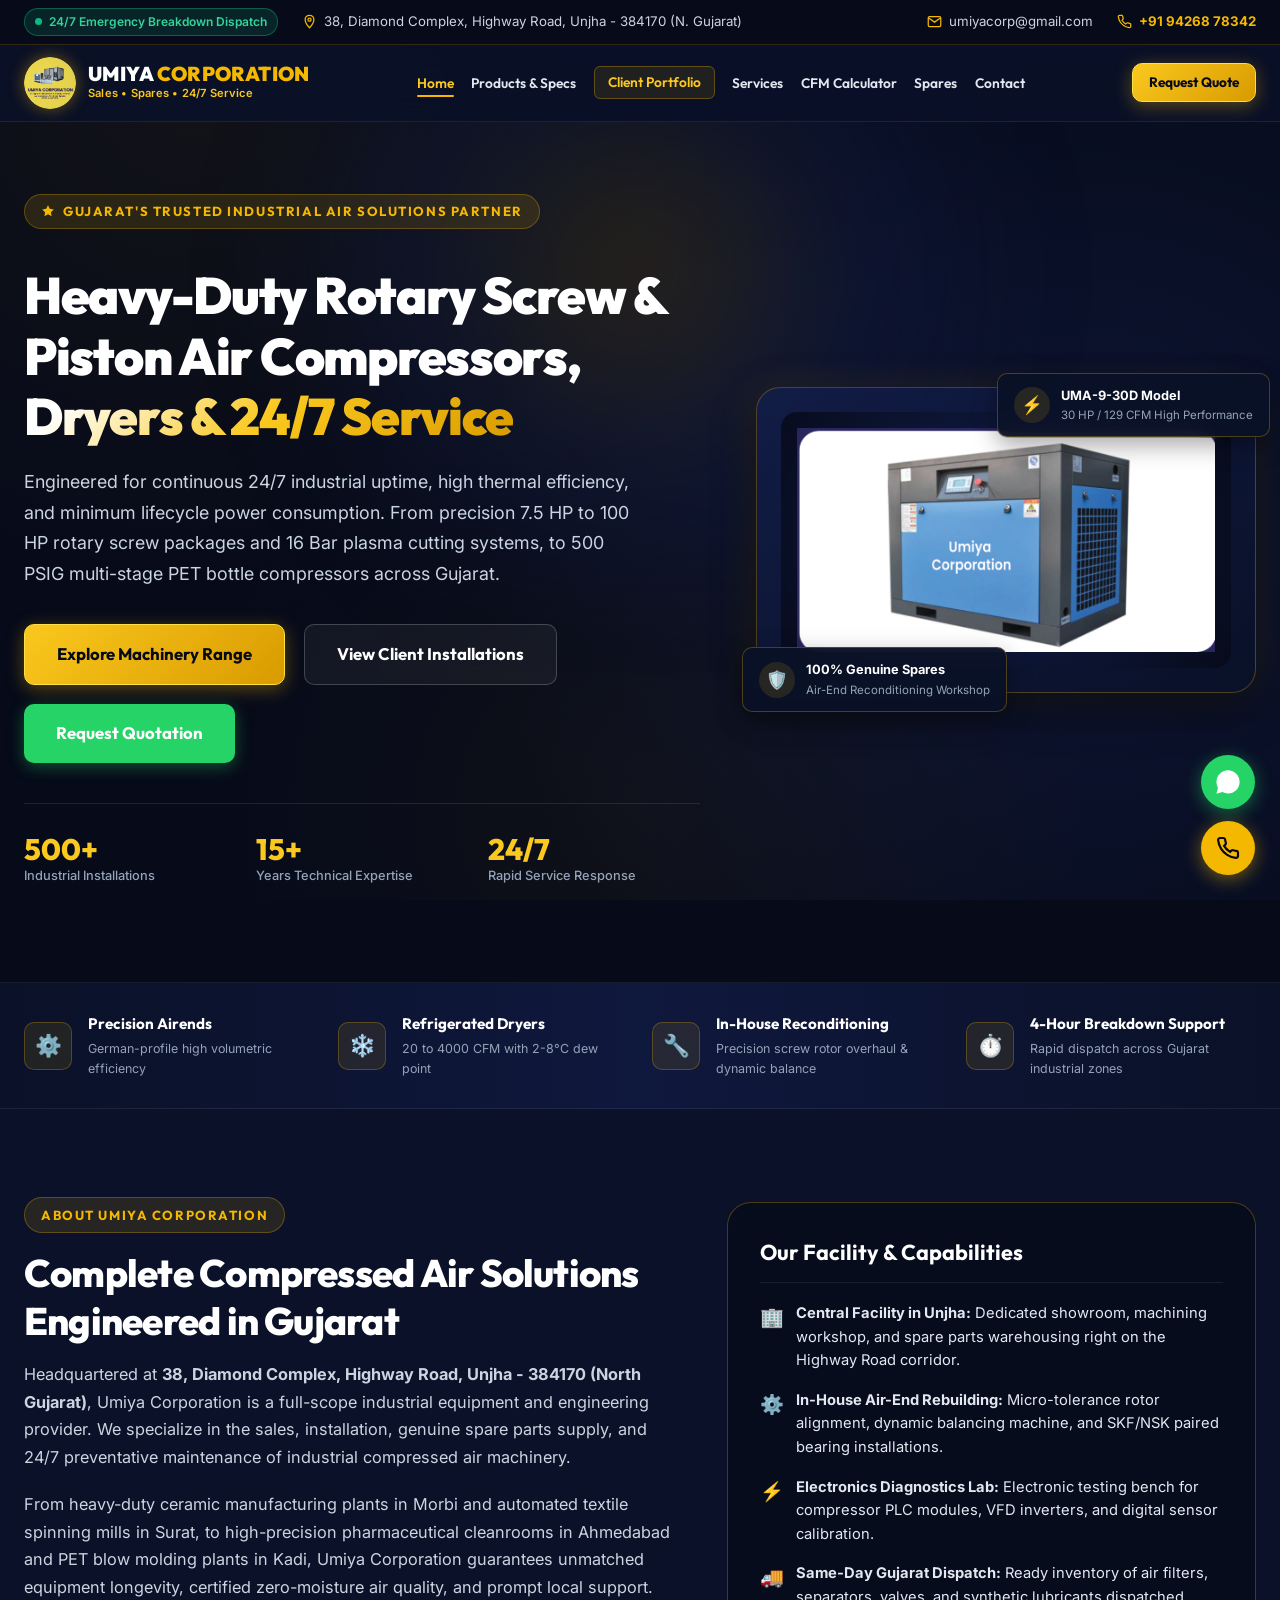
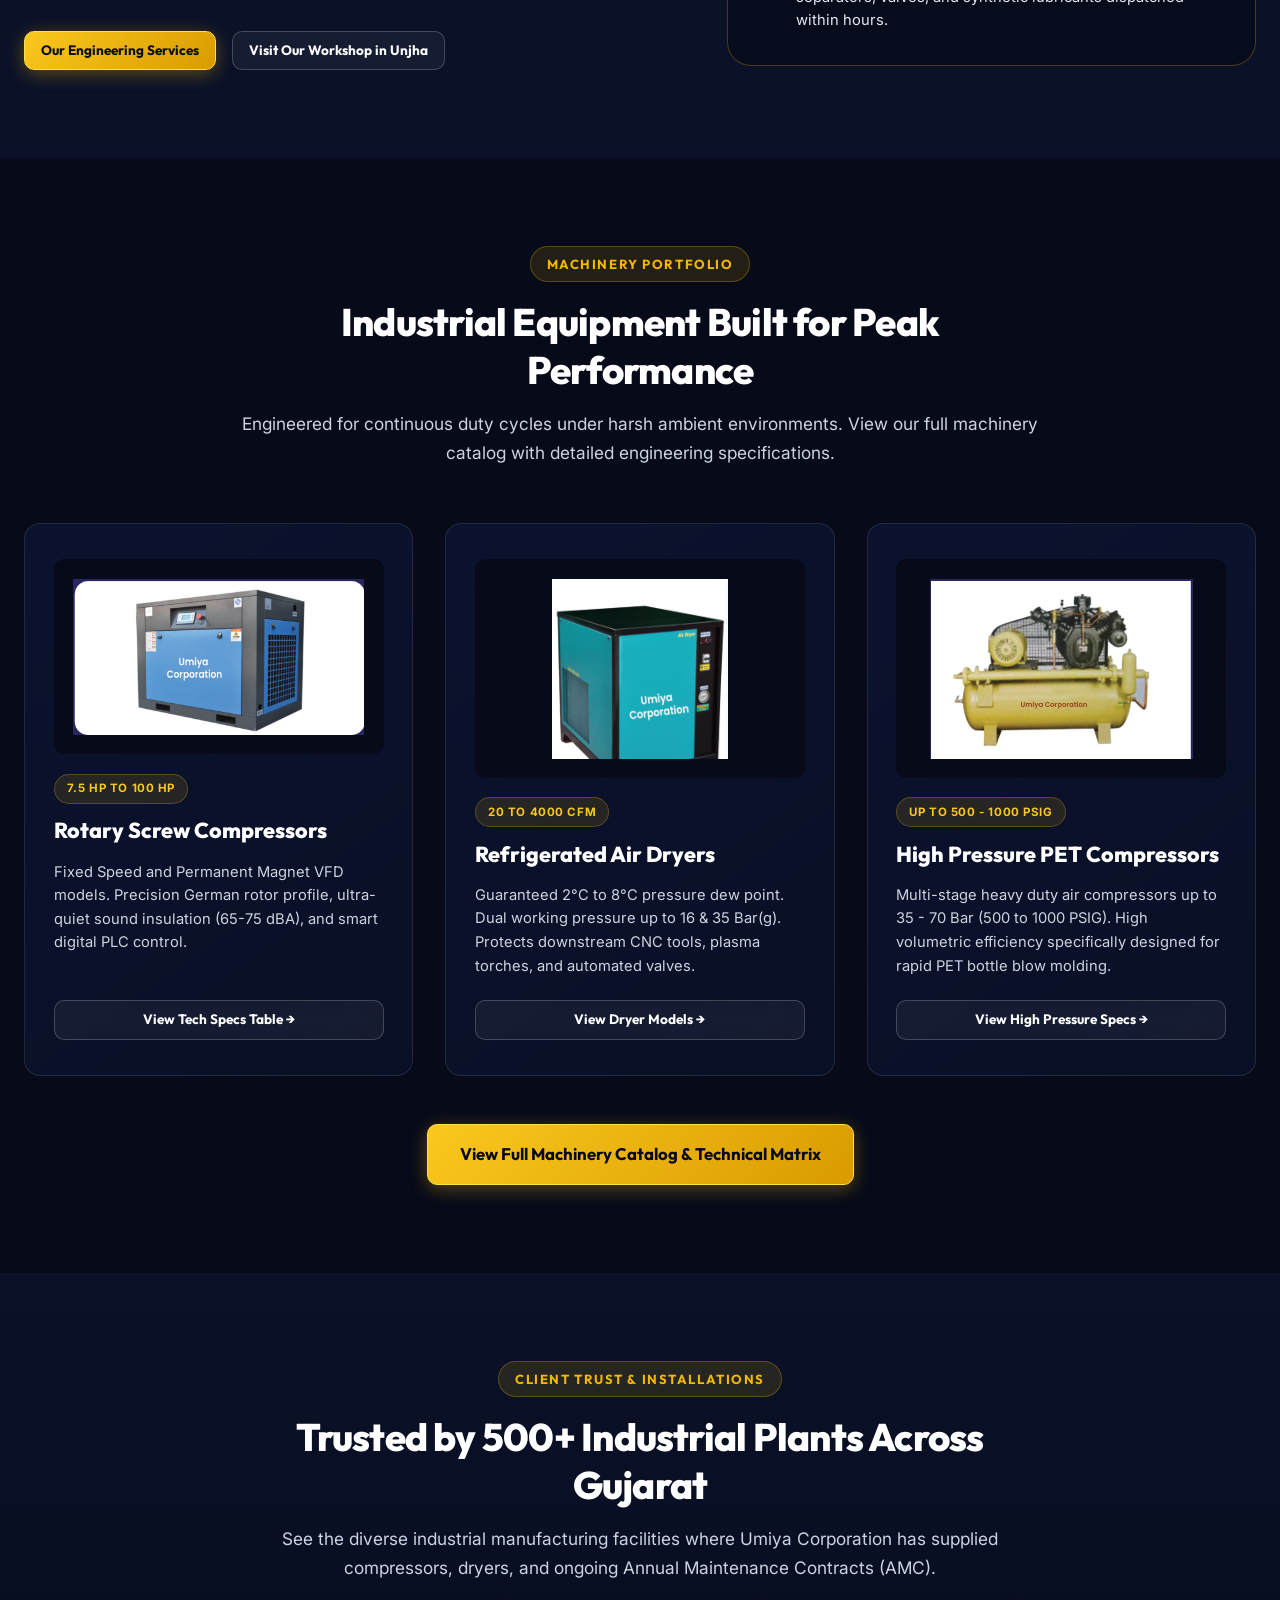
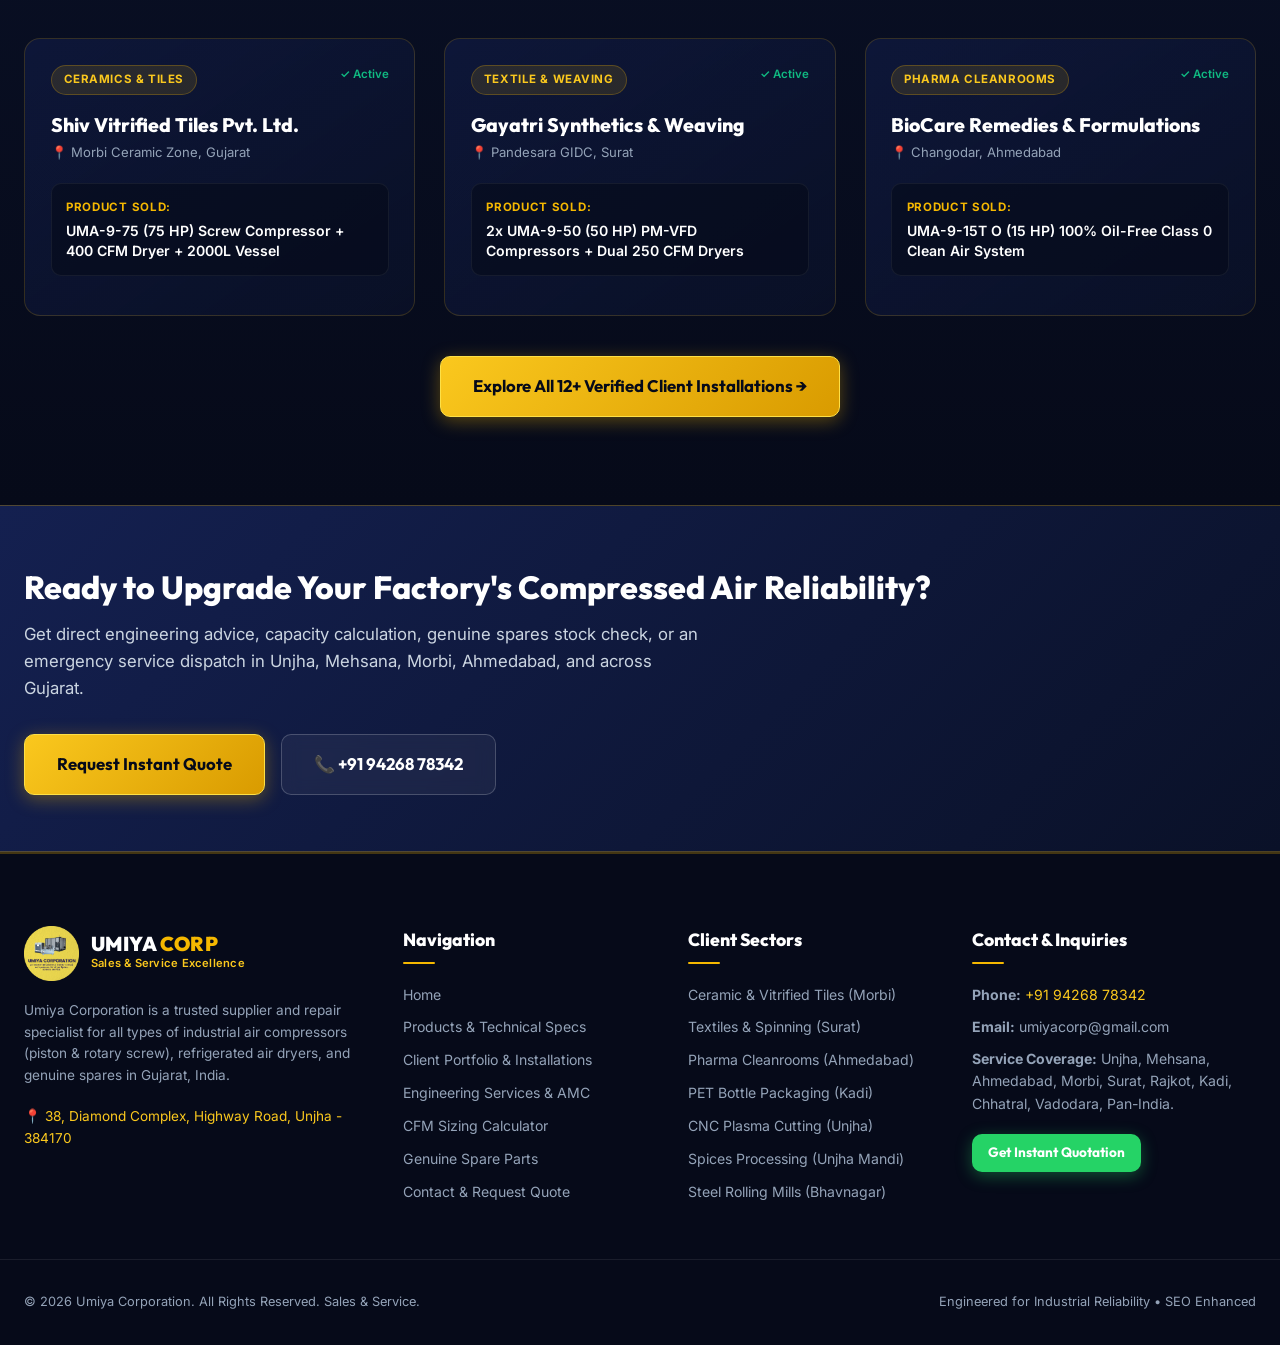
<file: index.html>
<!DOCTYPE html>
<html lang="en">
<head>
  <meta charset="UTF-8">
  <meta name="viewport" content="width=device-width, initial-scale=1.0">
  
  <!-- Primary Meta Tags & SEO Optimization -->
  <title>Umiya Corporation | Industrial Air Compressors, Dryers & Engineering Services Gujarat</title>
  <meta name="description" content="Umiya Corporation is a premier manufacturer and engineering partner for Rotary Screw Air Compressors, High Pressure Piston Compressors, Refrigerated Air Dryers, and Genuine Spares in Unjha, Gujarat. In-house Air-End Reconditioning and 24/7 AMC Support.">
  <meta name="keywords" content="Umiya Corporation, Air Compressor Unjha, Rotary Screw Compressor Gujarat, Two Stage Piston Compressor, Refrigerated Air Dryer, Air-End Reconditioning, Compressor AMC, Morbi, Ahmedabad, Surat, Mehsana">
  <meta name="author" content="Umiya Corporation">
  <meta name="robots" content="index, follow">
  <link rel="canonical" href="https://www.umiyacorporation.com/">
  
  <!-- Open Graph / Facebook -->
  <meta property="og:type" content="business.business">
  <meta property="og:title" content="Umiya Corporation | Industrial Air Compressors, Dryers & Spares">
  <meta property="og:description" content="All type of air (piston & rotary screw) compressors, refrigerated air dryers, genuine spares, sales & 24/7 service in Unjha, Gujarat.">
  <meta property="og:url" content="https://www.umiyacorporation.com/">
  <meta property="og:image" content="assets/og-banner.jpg">

  <!-- Favicon -->
  <link rel="icon" type="image/x-icon" href="assets/favicon.ico">
  <link rel="icon" type="image/png" sizes="32x32" href="assets/favicon-32x32.png">

  <!-- Stylesheets -->
  <link rel="stylesheet" href="css/style.css">

  <!-- JSON-LD Structured Data for Local SEO & Enterprise Rich Results -->
  <script type="application/ld+json">
  {
    "@context": "https://schema.org",
    "@graph": [
      {
        "@type": ["LocalBusiness", "IndustrialBusiness", "Organization"],
        "@id": "https://www.umiyacorporation.com/#organization",
        "name": "Umiya Corporation",
        "url": "https://www.umiyacorporation.com/",
        "logo": "https://www.umiyacorporation.com/assets/logo.png",
        "image": "https://www.umiyacorporation.com/assets/og-banner.jpg",
        "description": "Industrial air compressor sales, genuine spares, air-end reconditioning, and 24/7 maintenance services in Gujarat, India.",
        "telephone": "+91-9426878342",
        "email": "umiyacorp@gmail.com",
        "address": {
          "@type": "PostalAddress",
          "streetAddress": "38, Diamond Complex, Highway Road",
          "addressLocality": "Unjha",
          "addressRegion": "Gujarat",
          "postalCode": "384170",
          "addressCountry": "IN"
        },
        "geo": {
          "@type": "GeoCoordinates",
          "latitude": "23.8037",
          "longitude": "72.3926"
        }
      }
    ]
  }
  </script>
</head>
<body>

  <!-- TOP EMERGENCY & HOTLINE BAR -->
  <div class="top-bar">
    <div class="container top-bar-inner">
      <div class="top-bar-left">
        <span class="badge-pulse">
          <span class="pulse-dot"></span>
          24/7 Emergency Breakdown Dispatch
        </span>
        <div class="top-info-item">
          <svg width="15" height="15" fill="none" stroke="currentColor" stroke-width="2" viewBox="0 0 24 24"><path d="M12 2C8.13 2 5 5.13 5 9c0 5.25 7 13 7 13s7-7.75 7-13c0-3.87-3.13-7-7-7z"/><circle cx="12" cy="9" r="2.5"/></svg>
          <span class="hide-mobile">38, Diamond Complex, Highway Road, Unjha - 384170 (N. Gujarat)</span>
        </div>
      </div>
      <div class="top-bar-right">
        <div class="top-info-item">
          <svg width="15" height="15" fill="none" stroke="currentColor" stroke-width="2" viewBox="0 0 24 24"><path d="M4 4h16c1.1 0 2 .9 2 2v12c0 1.1-.9 2-2 2H4c-1.1 0-2-.9-2-2V6c0-1.1.9-2 2-2z"/><path d="m22 6-10 7L2 6"/></svg>
          <a href="mailto:umiyacorp@gmail.com">umiyacorp@gmail.com</a>
        </div>
        <div class="top-info-item text-gold" style="font-weight: 700;">
          <svg width="15" height="15" fill="none" stroke="currentColor" stroke-width="2" viewBox="0 0 24 24"><path d="M22 16.92v3a2 2 0 0 1-2.18 2 19.79 19.79 0 0 1-8.63-3.07 19.5 19.5 0 0 1-6-6 19.79 19.79 0 0 1-3.07-8.67A2 2 0 0 1 4.11 2h3a2 2 0 0 1 2 1.72 12.84 12.84 0 0 0 .7 2.81 2 2 0 0 1-.45 2.11L8.09 9.91a16 16 0 0 0 6 6l1.27-1.27a2 2 0 0 1 2.11-.45 12.84 12.84 0 0 0 2.81.7A2 2 0 0 1 22 16.92z"/></svg>
          <a href="tel:+919426878342">+91 94268 78342</a>
        </div>
      </div>
    </div>
  </div>

  <!-- MAIN CORPORATE NAVBAR -->
  <header class="main-header" id="mainHeader">
    <div class="container nav-container">
      <a href="index.html" class="brand-logo-wrap" title="Umiya Corporation Homepage">
        <img src="assets/logo.png" alt="Umiya Corporation Logo" class="brand-logo-img" width="52" height="52">
        <div class="brand-text-block">
          <span class="brand-title">UMIYA <span>CORPORATION</span></span>
          <span class="brand-tagline">Sales &bull; Spares &bull; 24/7 Service</span>
        </div>
      </a>

      <nav>
        <ul class="nav-menu">
          <li><a href="index.html" class="nav-link active">Home</a></li>
          <li><a href="products.html" class="nav-link">Products &amp; Specs</a></li>
          <li><a href="clients.html" class="nav-link highlight">Client Portfolio</a></li>
          <li><a href="services.html" class="nav-link">Services</a></li>
          <li><a href="calculator.html" class="nav-link">CFM Calculator</a></li>
          <li><a href="spares.html" class="nav-link">Spares</a></li>
          <li><a href="contact.html" class="nav-link">Contact</a></li>
        </ul>
      </nav>

      <div class="nav-cta-wrap">
        <a href="contact.html" class="btn btn-gold btn-sm hide-mobile">Request Quote</a>
        <button class="mobile-menu-btn" id="mobileMenuBtn" aria-label="Toggle Menu">
          <svg width="24" height="24" fill="none" stroke="currentColor" stroke-width="2" viewBox="0 0 24 24"><line x1="3" y1="12" x2="21" y2="12"/><line x1="3" y1="6" x2="21" y2="6"/><line x1="3" y1="18" x2="21" y2="18"/></svg>
        </button>
      </div>
    </div>
  </header>

  <!-- Mobile Drawer -->
  <div class="drawer-overlay" id="drawerOverlay"></div>
  <div class="mobile-nav-drawer" id="mobileNavDrawer">
    <div class="mobile-drawer-header">
      <div class="brand-logo-wrap">
        <img src="assets/logo.png" alt="Umiya Corporation" width="45" height="45">
        <span class="brand-title" style="font-size: 1.1rem;">UMIYA <span>CORP</span></span>
      </div>
      <button id="mobileMenuClose" style="background: none; color: #fff; font-size: 1.5rem;">&times;</button>
    </div>
    <ul class="mobile-nav-links">
      <li><a href="index.html" class="mobile-nav-link text-gold">Home</a></li>
      <li><a href="products.html" class="mobile-nav-link">Products &amp; Machinery</a></li>
      <li><a href="clients.html" class="mobile-nav-link text-gold">Client Portfolio &amp; Installations</a></li>
      <li><a href="services.html" class="mobile-nav-link">Engineering Services &amp; AMC</a></li>
      <li><a href="calculator.html" class="mobile-nav-link">CFM Sizing Calculator</a></li>
      <li><a href="spares.html" class="mobile-nav-link">Genuine Spares</a></li>
      <li><a href="contact.html" class="mobile-nav-link">Contact &amp; Inquiries</a></li>
    </ul>
    <div style="margin-top: auto; display: flex; flex-direction: column; gap: 0.8rem;">
      <a href="tel:+919426878342" class="btn btn-gold btn-sm">📞 Call: +91 94268 78342</a>
      <a href="contact.html" class="btn btn-whatsapp btn-sm">💬 Request Quotation</a>
    </div>
  </div>

  <!-- HERO SECTION -->
  <section class="hero-section">
    <div class="hero-bg-accent"></div>
    <div class="container hero-grid">
      <div class="hero-content">
        <div class="hero-badge-wrap">
          <span class="section-tag">
            <svg width="14" height="14" fill="currentColor" viewBox="0 0 24 24"><path d="M12 2l3.09 6.26L22 9.27l-5 4.87 1.18 6.88L12 17.77l-6.18 3.25L7 14.14 2 9.27l6.91-1.01L12 2z"/></svg>
            Gujarat's Trusted Industrial Air Solutions Partner
          </span>
        </div>

        <h1 class="hero-title">
          Heavy-Duty Rotary Screw & Piston Air Compressors, 
          <span class="gradient-text">Dryers & 24/7 Service</span>
        </h1>

        <p class="hero-description">
          Engineered for continuous 24/7 industrial uptime, high thermal efficiency, and minimum lifecycle power consumption. From precision 7.5 HP to 100 HP rotary screw packages and 16 Bar plasma cutting systems, to 500 PSIG multi-stage PET bottle compressors across Gujarat.
        </p>

        <div class="hero-actions">
          <a href="products.html" class="btn btn-gold btn-lg">Explore Machinery Range</a>
          <a href="clients.html" class="btn btn-outline btn-lg">View Client Installations</a>
          <a href="contact.html" class="btn btn-whatsapp btn-lg">
            Request Quotation
          </a>
        </div>

        <div class="hero-stats-row">
          <div class="hero-stat-item">
            <span class="stat-number">500+</span>
            <span class="stat-label">Industrial Installations</span>
          </div>
          <div class="hero-stat-item">
            <span class="stat-number">15+</span>
            <span class="stat-label">Years Technical Expertise</span>
          </div>
          <div class="hero-stat-item">
            <span class="stat-number">24/7</span>
            <span class="stat-label">Rapid Service Response</span>
          </div>
        </div>
      </div>

      <!-- Hero Visual Card -->
      <div class="hero-media-wrap">
        <div class="hero-showcase-card">
          <img src="assets/products/uma_9_30d_screw.png" alt="Umiya Corporation UMA-9-30D Rotary Screw Air Compressor" class="hero-img-main" width="465" height="250">
          
          <div class="hero-floating-badge badge-top-right">
            <div class="badge-icon">⚡</div>
            <div>
              <div class="badge-info-title">UMA-9-30D Model</div>
              <div class="badge-info-desc">30 HP / 129 CFM High Performance</div>
            </div>
          </div>

          <div class="hero-floating-badge badge-bottom-left">
            <div class="badge-icon">🛡️</div>
            <div>
              <div class="badge-info-title">100% Genuine Spares</div>
              <div class="badge-info-desc">Air-End Reconditioning Workshop</div>
            </div>
          </div>
        </div>
      </div>
    </div>
  </section>

  <!-- TRUST STRIP -->
  <section class="trust-strip">
    <div class="container">
      <div class="trust-strip-grid">
        <div class="trust-item">
          <div class="trust-icon-wrap">⚙️</div>
          <div class="trust-text">
            <h4>Precision Airends</h4>
            <p>German-profile high volumetric efficiency</p>
          </div>
        </div>
        <div class="trust-item">
          <div class="trust-icon-wrap">❄️</div>
          <div class="trust-text">
            <h4>Refrigerated Dryers</h4>
            <p>20 to 4000 CFM with 2-8°C dew point</p>
          </div>
        </div>
        <div class="trust-item">
          <div class="trust-icon-wrap">🔧</div>
          <div class="trust-text">
            <h4>In-House Reconditioning</h4>
            <p>Precision screw rotor overhaul & dynamic balance</p>
          </div>
        </div>
        <div class="trust-item">
          <div class="trust-icon-wrap">⏱️</div>
          <div class="trust-text">
            <h4>4-Hour Breakdown Support</h4>
            <p>Rapid dispatch across Gujarat industrial zones</p>
          </div>
        </div>
      </div>
    </div>
  </section>

  <!-- ABOUT UMIYA CORPORATION OVERVIEW -->
  <section class="section-padding" style="background: var(--navy-900);">
    <div class="container" style="display: grid; grid-template-columns: 1.1fr 0.9fr; gap: 3.5rem; align-items: center;">
      <div>
        <span class="section-tag">About Umiya Corporation</span>
        <h2 class="section-title">Complete Compressed Air Solutions Engineered in Gujarat</h2>
        <p style="color: var(--steel-300); margin-bottom: 1.2rem; font-size: 1.02rem; line-height: 1.7;">
          Headquartered at <strong>38, Diamond Complex, Highway Road, Unjha - 384170 (North Gujarat)</strong>, Umiya Corporation is a full-scope industrial equipment and engineering provider. We specialize in the sales, installation, genuine spare parts supply, and 24/7 preventative maintenance of industrial compressed air machinery.
        </p>
        <p style="color: var(--steel-300); margin-bottom: 1.8rem; font-size: 1.02rem; line-height: 1.7;">
          From heavy-duty ceramic manufacturing plants in Morbi and automated textile spinning mills in Surat, to high-precision pharmaceutical cleanrooms in Ahmedabad and PET blow molding plants in Kadi, Umiya Corporation guarantees unmatched equipment longevity, certified zero-moisture air quality, and prompt local support.
        </p>
        <div style="display: flex; gap: 1rem; flex-wrap: wrap;">
          <a href="services.html" class="btn btn-gold btn-sm">Our Engineering Services</a>
          <a href="contact.html" class="btn btn-outline btn-sm">Visit Our Workshop in Unjha</a>
        </div>
      </div>

      <div style="background: rgba(6, 10, 25, 0.7); border: 1px solid var(--gold-border); border-radius: var(--radius-xl); padding: 2rem;">
        <h3 style="font-family: var(--font-heading); font-size: 1.35rem; color: #fff; margin-bottom: 1.2rem; border-bottom: 1px solid rgba(255,255,255,0.08); padding-bottom: 0.8rem;">
          Our Facility &amp; Capabilities
        </h3>
        <ul style="list-style: none; display: flex; flex-direction: column; gap: 1rem; font-size: 0.92rem; color: var(--steel-200);">
          <li style="display: flex; gap: 0.75rem; align-items: flex-start;">
            <span style="color: var(--gold-400); font-size: 1.2rem;">🏢</span>
            <div><strong>Central Facility in Unjha:</strong> Dedicated showroom, machining workshop, and spare parts warehousing right on the Highway Road corridor.</div>
          </li>
          <li style="display: flex; gap: 0.75rem; align-items: flex-start;">
            <span style="color: var(--gold-400); font-size: 1.2rem;">⚙️</span>
            <div><strong>In-House Air-End Rebuilding:</strong> Micro-tolerance rotor alignment, dynamic balancing machine, and SKF/NSK paired bearing installations.</div>
          </li>
          <li style="display: flex; gap: 0.75rem; align-items: flex-start;">
            <span style="color: var(--gold-400); font-size: 1.2rem;">⚡</span>
            <div><strong>Electronics Diagnostics Lab:</strong> Electronic testing bench for compressor PLC modules, VFD inverters, and digital sensor calibration.</div>
          </li>
          <li style="display: flex; gap: 0.75rem; align-items: flex-start;">
            <span style="color: var(--gold-400); font-size: 1.2rem;">🚚</span>
            <div><strong>Same-Day Gujarat Dispatch:</strong> Ready inventory of air filters, separators, valves, and synthetic lubricants dispatched within hours.</div>
          </li>
        </ul>
      </div>
    </div>
  </section>

  <!-- CORE PRODUCT LINES PREVIEW -->
  <section class="section-padding" style="background: var(--navy-950);">
    <div class="container">
      <div class="section-header">
        <span class="section-tag">Machinery Portfolio</span>
        <h2 class="section-title">Industrial Equipment Built for Peak Performance</h2>
        <p class="section-subtitle">
          Engineered for continuous duty cycles under harsh ambient environments. View our full machinery catalog with detailed engineering specifications.
        </p>
      </div>

      <div style="display: grid; grid-template-columns: repeat(3, 1fr); gap: 2rem;">
        <!-- Product 1 -->
        <div class="service-card">
          <div style="background: #060a19; border-radius: var(--radius-md); padding: 1.2rem; text-align: center; margin-bottom: 1.2rem;">
            <img src="assets/products/uma_9_30d_screw.png" alt="Rotary Screw Compressor" style="max-height: 180px; margin: 0 auto;">
          </div>
          <span class="client-industry-badge" style="width: fit-content; margin-bottom: 0.6rem;">7.5 HP to 100 HP</span>
          <h3 class="service-title">Rotary Screw Compressors</h3>
          <p class="service-desc">
            Fixed Speed and Permanent Magnet VFD models. Precision German rotor profile, ultra-quiet sound insulation (65-75 dBA), and smart digital PLC control.
          </p>
          <a href="products.html" class="btn btn-outline btn-sm" style="margin-top: auto;">View Tech Specs Table &rarr;</a>
        </div>

        <!-- Product 2 -->
        <div class="service-card">
          <div style="background: #060a19; border-radius: var(--radius-md); padding: 1.2rem; text-align: center; margin-bottom: 1.2rem;">
            <img src="assets/products/refrigerated_air_dryer.png" alt="Refrigerated Air Dryer" style="max-height: 180px; margin: 0 auto;">
          </div>
          <span class="client-industry-badge" style="width: fit-content; margin-bottom: 0.6rem;">20 to 4000 CFM</span>
          <h3 class="service-title">Refrigerated Air Dryers</h3>
          <p class="service-desc">
            Guaranteed 2°C to 8°C pressure dew point. Dual working pressure up to 16 &amp; 35 Bar(g). Protects downstream CNC tools, plasma torches, and automated valves.
          </p>
          <a href="products.html" class="btn btn-outline btn-sm" style="margin-top: auto;">View Dryer Models &rarr;</a>
        </div>

        <!-- Product 3 -->
        <div class="service-card">
          <div style="background: #060a19; border-radius: var(--radius-md); padding: 1.2rem; text-align: center; margin-bottom: 1.2rem;">
            <img src="assets/products/multi_stage_high_pressure.png" alt="High Pressure PET Compressor" style="max-height: 180px; margin: 0 auto;">
          </div>
          <span class="client-industry-badge" style="width: fit-content; margin-bottom: 0.6rem;">Up to 500 - 1000 PSIG</span>
          <h3 class="service-title">High Pressure PET Compressors</h3>
          <p class="service-desc">
            Multi-stage heavy duty air compressors up to 35 - 70 Bar (500 to 1000 PSIG). High volumetric efficiency specifically designed for rapid PET bottle blow molding.
          </p>
          <a href="products.html" class="btn btn-outline btn-sm" style="margin-top: auto;">View High Pressure Specs &rarr;</a>
        </div>
      </div>

      <div style="text-align: center; margin-top: 3rem;">
        <a href="products.html" class="btn btn-gold btn-lg">View Full Machinery Catalog &amp; Technical Matrix</a>
      </div>
    </div>
  </section>

  <!-- FEATURED CLIENT PORTFOLIO PREVIEW -->
  <section class="section-padding" style="background: linear-gradient(180deg, var(--navy-900) 0%, var(--navy-950) 100%);">
    <div class="container">
      <div class="section-header">
        <span class="section-tag">Client Trust &amp; Installations</span>
        <h2 class="section-title">Trusted by 500+ Industrial Plants Across Gujarat</h2>
        <p class="section-subtitle">
          See the diverse industrial manufacturing facilities where Umiya Corporation has supplied compressors, dryers, and ongoing Annual Maintenance Contracts (AMC).
        </p>
      </div>

      <div style="display: grid; grid-template-columns: repeat(3, 1fr); gap: 1.8rem; margin-bottom: 2.5rem;">
        <div class="client-card" style="margin: 0;">
          <div class="client-card-header">
            <span class="client-industry-badge">Ceramics &amp; Tiles</span>
            <span class="client-verified-tag">✓ Active</span>
          </div>
          <h3 class="client-name">Shiv Vitrified Tiles Pvt. Ltd.</h3>
          <div class="client-location">📍 Morbi Ceramic Zone, Gujarat</div>
          <div class="client-detail-block">
            <div class="client-block-label">Product Sold:</div>
            <div class="client-block-value">UMA-9-75 (75 HP) Screw Compressor + 400 CFM Dryer + 2000L Vessel</div>
          </div>
        </div>

        <div class="client-card" style="margin: 0;">
          <div class="client-card-header">
            <span class="client-industry-badge">Textile &amp; Weaving</span>
            <span class="client-verified-tag">✓ Active</span>
          </div>
          <h3 class="client-name">Gayatri Synthetics &amp; Weaving</h3>
          <div class="client-location">📍 Pandesara GIDC, Surat</div>
          <div class="client-detail-block">
            <div class="client-block-label">Product Sold:</div>
            <div class="client-block-value">2x UMA-9-50 (50 HP) PM-VFD Compressors + Dual 250 CFM Dryers</div>
          </div>
        </div>

        <div class="client-card" style="margin: 0;">
          <div class="client-card-header">
            <span class="client-industry-badge">Pharma Cleanrooms</span>
            <span class="client-verified-tag">✓ Active</span>
          </div>
          <h3 class="client-name">BioCare Remedies &amp; Formulations</h3>
          <div class="client-location">📍 Changodar, Ahmedabad</div>
          <div class="client-detail-block">
            <div class="client-block-label">Product Sold:</div>
            <div class="client-block-value">UMA-9-15T O (15 HP) 100% Oil-Free Class 0 Clean Air System</div>
          </div>
        </div>
      </div>

      <div style="text-align: center;">
        <a href="clients.html" class="btn btn-gold btn-lg">Explore All 12+ Verified Client Installations &rarr;</a>
      </div>
    </div>
  </section>

  <!-- QUICK ACTION QUOTE BANNER -->
  <section style="background: linear-gradient(135deg, #142050 0%, #0a1128 100%); border-top: 1px solid var(--gold-border); border-bottom: 1px solid var(--gold-border); padding: 3.5rem 0;">
    <div class="container" style="display: flex; align-items: center; justify-content: space-between; flex-wrap: wrap; gap: 2rem;">
      <div>
        <h3 style="font-family: var(--font-heading); font-size: 2rem; font-weight: 800; color: #fff; margin-bottom: 0.5rem;">
          Ready to Upgrade Your Factory's Compressed Air Reliability?
        </h3>
        <p style="color: var(--steel-300); font-size: 1.05rem; max-width: 680px;">
          Get direct engineering advice, capacity calculation, genuine spares stock check, or an emergency service dispatch in Unjha, Mehsana, Morbi, Ahmedabad, and across Gujarat.
        </p>
      </div>
      <div style="display: flex; gap: 1rem; flex-wrap: wrap;">
        <a href="contact.html" class="btn btn-gold btn-lg">Request Instant Quote</a>
        <a href="tel:+919426878342" class="btn btn-outline btn-lg">📞 +91 94268 78342</a>
      </div>
    </div>
  </section>

  <!-- CORPORATE FOOTER -->
  <footer class="main-footer">
    <div class="container footer-grid">
      <div class="footer-col">
        <div class="brand-logo-wrap" style="margin-bottom: 1.2rem;">
          <img src="assets/logo.png" alt="Umiya Corporation" width="55" height="55">
          <div class="brand-text-block">
            <span class="brand-title">UMIYA <span>CORP</span></span>
            <span class="brand-tagline">Sales &amp; Service Excellence</span>
          </div>
        </div>
        <p style="font-size: 0.85rem; line-height: 1.6; margin-bottom: 1.2rem;">
          Umiya Corporation is a trusted supplier and repair specialist for all types of industrial air compressors (piston &amp; rotary screw), refrigerated air dryers, and genuine spares in Gujarat, India.
        </p>
        <p style="font-size: 0.85rem; color: var(--gold-400);">
          📍 38, Diamond Complex, Highway Road, Unjha - 384170
        </p>
      </div>

      <div class="footer-col">
        <h4>Navigation</h4>
        <ul class="footer-links-list">
          <li><a href="index.html">Home</a></li>
          <li><a href="products.html">Products &amp; Technical Specs</a></li>
          <li><a href="clients.html">Client Portfolio &amp; Installations</a></li>
          <li><a href="services.html">Engineering Services &amp; AMC</a></li>
          <li><a href="calculator.html">CFM Sizing Calculator</a></li>
          <li><a href="spares.html">Genuine Spare Parts</a></li>
          <li><a href="contact.html">Contact &amp; Request Quote</a></li>
        </ul>
      </div>

      <div class="footer-col">
        <h4>Client Sectors</h4>
        <ul class="footer-links-list">
          <li><a href="clients.html">Ceramic &amp; Vitrified Tiles (Morbi)</a></li>
          <li><a href="clients.html">Textiles &amp; Spinning (Surat)</a></li>
          <li><a href="clients.html">Pharma Cleanrooms (Ahmedabad)</a></li>
          <li><a href="clients.html">PET Bottle Packaging (Kadi)</a></li>
          <li><a href="clients.html">CNC Plasma Cutting (Unjha)</a></li>
          <li><a href="clients.html">Spices Processing (Unjha Mandi)</a></li>
          <li><a href="clients.html">Steel Rolling Mills (Bhavnagar)</a></li>
        </ul>
      </div>

      <div class="footer-col">
        <h4>Contact &amp; Inquiries</h4>
        <p style="margin-bottom: 0.6rem;">
          <strong>Phone:</strong> <a href="tel:+919426878342" style="color: var(--gold-400);">+91 94268 78342</a>
        </p>
        <p style="margin-bottom: 0.6rem;">
          <strong>Email:</strong> <a href="mailto:umiyacorp@gmail.com">umiyacorp@gmail.com</a>
        </p>
        <p style="margin-bottom: 1.2rem;">
          <strong>Service Coverage:</strong> Unjha, Mehsana, Ahmedabad, Morbi, Surat, Rajkot, Kadi, Chhatral, Vadodara, Pan-India.
        </p>
        <a href="contact.html" class="btn btn-whatsapp btn-sm">
          Get Instant Quotation
        </a>
      </div>
    </div>

    <div class="container footer-bottom">
      <div>
        &copy; 2026 Umiya Corporation. All Rights Reserved. Sales &amp; Service.
      </div>
      <div>
        Engineered for Industrial Reliability &bull; SEO Enhanced
      </div>
    </div>
  </footer>

  <!-- FLOATING ACTIONS -->
  <div class="floating-actions">
    <a href="https://web.whatsapp.com/send?phone=919426878342&text=Hello%20Umiya%20Corporation,%20I%20have%20an%20inquiry" target="_blank" class="float-btn float-whatsapp" aria-label="Chat on WhatsApp">
      <svg width="28" height="28" fill="currentColor" viewBox="0 0 24 24"><path d="M12.04 2c-5.46 0-9.91 4.45-9.91 9.91 0 1.75.46 3.45 1.32 4.95L2.05 22l5.25-1.38c1.45.79 3.08 1.21 4.74 1.21 5.46 0 9.91-4.45 9.91-9.91 0-5.46-4.45-9.92-9.91-9.92z"/></svg>
      <span class="float-tooltip">Chat with Engineer</span>
    </a>
    <a href="tel:+919426878342" class="float-btn float-call" aria-label="Call Umiya Corporation">
      <svg width="24" height="24" fill="none" stroke="currentColor" stroke-width="2.2" viewBox="0 0 24 24"><path d="M22 16.92v3a2 2 0 0 1-2.18 2 19.79 19.79 0 0 1-8.63-3.07 19.5 19.5 0 0 1-6-6 19.79 19.79 0 0 1-3.07-8.67A2 2 0 0 1 4.11 2h3a2 2 0 0 1 2 1.72 12.84 12.84 0 0 0 .7 2.81 2 2 0 0 1-.45 2.11L8.09 9.91a16 16 0 0 0 6 6l1.27-1.27a2 2 0 0 1 2.11-.45 12.84 12.84 0 0 0 2.81.7A2 2 0 0 1 22 16.92z"/></svg>
      <span class="float-tooltip">Call: +91 94268 78342</span>
    </a>
  </div>

  <script src="js/app.js"></script>
</body>
</html>
</file>
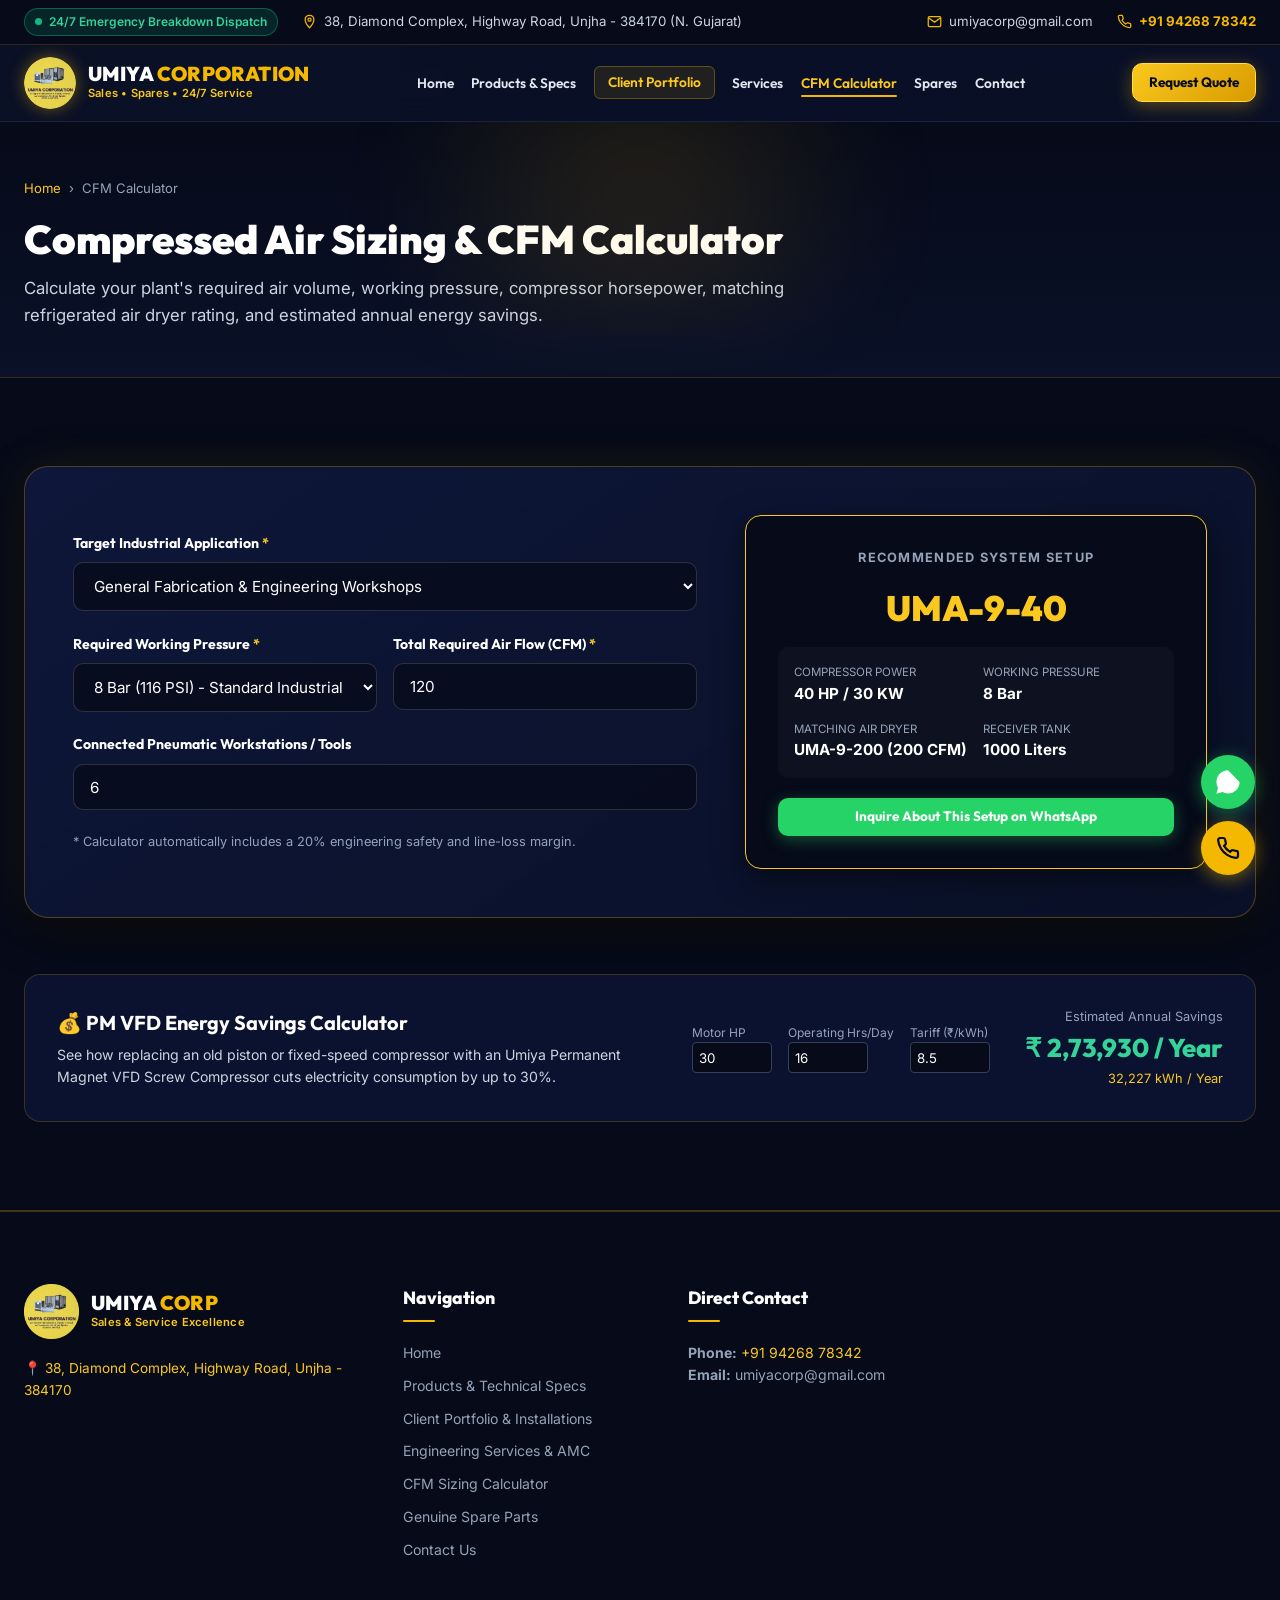
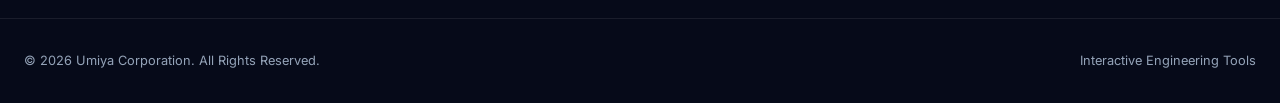
<file: calculator.html>
<!DOCTYPE html>
<html lang="en">
<head>
  <meta charset="UTF-8">
  <meta name="viewport" content="width=device-width, initial-scale=1.0">
  
  <title>Air Compressor CFM Sizing &amp; Energy Calculator | Umiya Corporation</title>
  <meta name="description" content="Calculate required compressor CFM, HP, working pressure, dryer capacity, and annual electrical power savings with Umiya Corporation's online engineering tool.">
  <link rel="canonical" href="https://www.umiyacorporation.com/calculator.html">

  <link rel="icon" type="image/x-icon" href="assets/favicon.ico">
  <link rel="icon" type="image/png" sizes="32x32" href="assets/favicon-32x32.png">

  <link rel="stylesheet" href="css/style.css">
</head>
<body>

  <!-- TOP BAR -->
  <div class="top-bar">
    <div class="container top-bar-inner">
      <div class="top-bar-left">
        <span class="badge-pulse"><span class="pulse-dot"></span> 24/7 Emergency Breakdown Dispatch</span>
        <div class="top-info-item">
          <svg width="15" height="15" fill="none" stroke="currentColor" stroke-width="2" viewBox="0 0 24 24"><path d="M12 2C8.13 2 5 5.13 5 9c0 5.25 7 13 7 13s7-7.75 7-13c0-3.87-3.13-7-7-7z"/><circle cx="12" cy="9" r="2.5"/></svg>
          <span class="hide-mobile">38, Diamond Complex, Highway Road, Unjha - 384170 (N. Gujarat)</span>
        </div>
      </div>
      <div class="top-bar-right">
        <div class="top-info-item">
          <svg width="15" height="15" fill="none" stroke="currentColor" stroke-width="2" viewBox="0 0 24 24"><path d="M4 4h16c1.1 0 2 .9 2 2v12c0 1.1-.9 2-2 2H4c-1.1 0-2-.9-2-2V6c0-1.1.9-2 2-2z"/><path d="m22 6-10 7L2 6"/></svg>
          <a href="mailto:umiyacorp@gmail.com">umiyacorp@gmail.com</a>
        </div>
        <div class="top-info-item text-gold" style="font-weight: 700;">
          <svg width="15" height="15" fill="none" stroke="currentColor" stroke-width="2" viewBox="0 0 24 24"><path d="M22 16.92v3a2 2 0 0 1-2.18 2 19.79 19.79 0 0 1-8.63-3.07 19.5 19.5 0 0 1-6-6 19.79 19.79 0 0 1-3.07-8.67A2 2 0 0 1 4.11 2h3a2 2 0 0 1 2 1.72 12.84 12.84 0 0 0 .7 2.81 2 2 0 0 1-.45 2.11L8.09 9.91a16 16 0 0 0 6 6l1.27-1.27a2 2 0 0 1 2.11-.45 12.84 12.84 0 0 0 2.81.7A2 2 0 0 1 22 16.92z"/></svg>
          <a href="tel:+919426878342">+91 94268 78342</a>
        </div>
      </div>
    </div>
  </div>

  <!-- NAVBAR -->
  <header class="main-header" id="mainHeader">
    <div class="container nav-container">
      <a href="index.html" class="brand-logo-wrap" title="Umiya Corporation Homepage">
        <img src="assets/logo.png" alt="Umiya Corporation Logo" class="brand-logo-img" width="52" height="52">
        <div class="brand-text-block">
          <span class="brand-title">UMIYA <span>CORPORATION</span></span>
          <span class="brand-tagline">Sales &bull; Spares &bull; 24/7 Service</span>
        </div>
      </a>

      <nav>
        <ul class="nav-menu">
          <li><a href="index.html" class="nav-link">Home</a></li>
          <li><a href="products.html" class="nav-link">Products &amp; Specs</a></li>
          <li><a href="clients.html" class="nav-link highlight">Client Portfolio</a></li>
          <li><a href="services.html" class="nav-link">Services</a></li>
          <li><a href="calculator.html" class="nav-link active">CFM Calculator</a></li>
          <li><a href="spares.html" class="nav-link">Spares</a></li>
          <li><a href="contact.html" class="nav-link">Contact</a></li>
        </ul>
      </nav>

      <div class="nav-cta-wrap">
        <a href="contact.html" class="btn btn-gold btn-sm hide-mobile">Request Quote</a>
        <button class="mobile-menu-btn" id="mobileMenuBtn" aria-label="Toggle Menu">
          <svg width="24" height="24" fill="none" stroke="currentColor" stroke-width="2" viewBox="0 0 24 24"><line x1="3" y1="12" x2="21" y2="12"/><line x1="3" y1="6" x2="21" y2="6"/><line x1="3" y1="18" x2="21" y2="18"/></svg>
        </button>
      </div>
    </div>
  </header>

  <!-- Mobile Drawer -->
  <div class="drawer-overlay" id="drawerOverlay"></div>
  <div class="mobile-nav-drawer" id="mobileNavDrawer">
    <div class="mobile-drawer-header">
      <div class="brand-logo-wrap">
        <img src="assets/logo.png" alt="Umiya Corporation" width="45" height="45">
        <span class="brand-title" style="font-size: 1.1rem;">UMIYA <span>CORP</span></span>
      </div>
      <button id="mobileMenuClose" style="background: none; color: #fff; font-size: 1.5rem;">&times;</button>
    </div>
    <ul class="mobile-nav-links">
      <li><a href="index.html" class="mobile-nav-link">Home</a></li>
      <li><a href="products.html" class="mobile-nav-link">Products &amp; Machinery</a></li>
      <li><a href="clients.html" class="mobile-nav-link text-gold">Client Portfolio &amp; Installations</a></li>
      <li><a href="services.html" class="mobile-nav-link">Engineering Services &amp; AMC</a></li>
      <li><a href="calculator.html" class="mobile-nav-link text-gold">CFM Sizing Calculator</a></li>
      <li><a href="spares.html" class="mobile-nav-link">Genuine Spares</a></li>
      <li><a href="contact.html" class="mobile-nav-link">Contact &amp; Inquiries</a></li>
    </ul>
  </div>

  <!-- INNER PAGE BANNER -->
  <section class="page-hero-banner">
    <div class="container">
      <div class="breadcrumb-nav">
        <a href="index.html">Home</a> &rsaquo; <span>CFM Calculator</span>
      </div>
      <h1 class="page-banner-title">Compressed Air Sizing &amp; CFM Calculator</h1>
      <p class="page-banner-desc">
        Calculate your plant's required air volume, working pressure, compressor horsepower, matching refrigerated air dryer rating, and estimated annual energy savings.
      </p>
    </div>
  </section>

  <!-- CALCULATOR SECTION -->
  <section class="section-padding" style="background: var(--navy-950);">
    <div class="container">
      <div class="calculator-card">
        <form id="compressorCalcForm" onsubmit="event.preventDefault();">
          <div class="form-group">
            <label class="form-label" for="calcIndustry">Target Industrial Application <span>*</span></label>
            <select class="form-control" id="calcIndustry">
              <option value="general" selected>General Fabrication &amp; Engineering Workshops</option>
              <option value="plasma">CNC Plasma / Laser Cutting (Requires 16 Bar Package)</option>
              <option value="ceramics">Ceramics, Tiles &amp; Sanitaryware Glazing</option>
              <option value="textile">Textile Looms, Air-Jet Weaving &amp; Spinning</option>
              <option value="pet">PET Bottle Blow Molding (Requires 35 Bar / 500 PSIG)</option>
              <option value="pharma">Pharmaceuticals &amp; Food Processing (Oil-Free Class 0)</option>
              <option value="dental">Dental &amp; Medical Clinics (1HP Clean Air)</option>
            </select>
          </div>

          <div class="form-row-2">
            <div class="form-group">
              <label class="form-label" for="calcPressure">Required Working Pressure <span>*</span></label>
              <select class="form-control" id="calcPressure">
                <option value="8" selected>8 Bar (116 PSI) - Standard Industrial</option>
                <option value="10">10 Bar (145 PSI) - Medium Duty</option>
                <option value="12.3">12.3 Bar (175 PSI) - Two Stage Piston</option>
                <option value="16">16 Bar (232 PSI) - CNC Plasma Cutting</option>
                <option value="35">35 Bar (500 PSI) - PET Blow Molding</option>
              </select>
            </div>

            <div class="form-group">
              <label class="form-label" for="calcCfm">Total Required Air Flow (CFM) <span>*</span></label>
              <input type="number" class="form-control" id="calcCfm" value="120" min="5" max="3000" placeholder="e.g. 120 CFM">
            </div>
          </div>

          <div class="form-group">
            <label class="form-label" for="calcTools">Connected Pneumatic Workstations / Tools</label>
            <input type="number" class="form-control" id="calcTools" value="6" min="1" max="100" placeholder="Number of tools">
          </div>

          <p style="font-size: 0.8rem; color: var(--steel-400);">
            * Calculator automatically includes a 20% engineering safety and line-loss margin.
          </p>
        </form>

        <!-- Dynamic Output Box -->
        <div class="calculator-result-box">
          <div class="calc-rec-title">Recommended System Setup</div>
          <div class="calc-model-name" id="calcOutModel">UMA-9-30</div>
          
          <div class="calc-rec-specs">
            <div class="calc-spec-item">
              <div class="label">Compressor Power</div>
              <div class="val" id="calcOutHp">30 HP / 22 KW</div>
            </div>
            <div class="calc-spec-item">
              <div class="label">Working Pressure</div>
              <div class="val" id="calcOutPressure">8 Bar</div>
            </div>
            <div class="calc-spec-item">
              <div class="label">Matching Air Dryer</div>
              <div class="val" id="calcOutDryer">UMA-9-150 (150 CFM)</div>
            </div>
            <div class="calc-spec-item">
              <div class="label">Receiver Tank</div>
              <div class="val" id="calcOutTank">1000 Liters</div>
            </div>
          </div>

          <a href="#" id="calcWhatsappBtn" target="_blank" class="btn btn-whatsapp btn-sm">
            Inquire About This Setup on WhatsApp
          </a>
        </div>
      </div>

      <!-- Energy Savings Estimator -->
      <div style="margin-top: 3.5rem; background: rgba(20, 32, 80, 0.4); border: 1px solid rgba(245, 184, 0, 0.2); border-radius: var(--radius-lg); padding: 2rem;">
        <div style="display: flex; align-items: center; justify-content: space-between; flex-wrap: wrap; gap: 1.5rem;">
          <div>
            <h4 style="font-family: var(--font-heading); color: #fff; font-size: 1.25rem; margin-bottom: 0.3rem;">
              💰 PM VFD Energy Savings Calculator
            </h4>
            <p style="font-size: 0.88rem; color: var(--steel-300); max-width: 600px;">
              See how replacing an old piston or fixed-speed compressor with an Umiya Permanent Magnet VFD Screw Compressor cuts electricity consumption by up to 30%.
            </p>
          </div>

          <div style="display: flex; gap: 1rem; align-items: center; flex-wrap: wrap;">
            <div>
              <label style="font-size: 0.75rem; color: var(--steel-400); display: block;">Motor HP</label>
              <input type="number" id="energyHp" value="30" min="5" max="100" style="width: 80px; padding: 0.4rem; background: #060a19; border: 1px solid #334155; color: #fff; border-radius: 4px;">
            </div>
            <div>
              <label style="font-size: 0.75rem; color: var(--steel-400); display: block;">Operating Hrs/Day</label>
              <input type="number" id="energyHours" value="16" min="1" max="24" style="width: 80px; padding: 0.4rem; background: #060a19; border: 1px solid #334155; color: #fff; border-radius: 4px;">
            </div>
            <div>
              <label style="font-size: 0.75rem; color: var(--steel-400); display: block;">Tariff (₹/kWh)</label>
              <input type="number" id="energyTariff" value="8.5" step="0.5" min="4" max="15" style="width: 80px; padding: 0.4rem; background: #060a19; border: 1px solid #334155; color: #fff; border-radius: 4px;">
            </div>
          </div>

          <div style="text-align: right;">
            <div style="font-size: 0.8rem; color: var(--steel-400);">Estimated Annual Savings</div>
            <div id="savingsInr" style="font-family: var(--font-heading); font-size: 1.6rem; font-weight: 800; color: #34d399;">₹ 2,74,214 / Year</div>
            <div id="savingsKwh" style="font-size: 0.8rem; color: var(--gold-400);">32,261 kWh Saved</div>
          </div>
        </div>
      </div>
    </div>
  </section>

  <!-- FOOTER -->
  <footer class="main-footer">
    <div class="container footer-grid">
      <div class="footer-col">
        <div class="brand-logo-wrap" style="margin-bottom: 1.2rem;">
          <img src="assets/logo.png" alt="Umiya Corporation" width="55" height="55">
          <div class="brand-text-block">
            <span class="brand-title">UMIYA <span>CORP</span></span>
            <span class="brand-tagline">Sales &amp; Service Excellence</span>
          </div>
        </div>
        <p style="font-size: 0.85rem; color: var(--gold-400);">📍 38, Diamond Complex, Highway Road, Unjha - 384170</p>
      </div>
      <div class="footer-col">
        <h4>Navigation</h4>
        <ul class="footer-links-list">
          <li><a href="index.html">Home</a></li>
          <li><a href="products.html">Products &amp; Technical Specs</a></li>
          <li><a href="clients.html">Client Portfolio &amp; Installations</a></li>
          <li><a href="services.html">Engineering Services &amp; AMC</a></li>
          <li><a href="calculator.html">CFM Sizing Calculator</a></li>
          <li><a href="spares.html">Genuine Spare Parts</a></li>
          <li><a href="contact.html">Contact Us</a></li>
        </ul>
      </div>
      <div class="footer-col">
        <h4>Direct Contact</h4>
        <p><strong>Phone:</strong> <a href="tel:+919426878342" style="color: var(--gold-400);">+91 94268 78342</a></p>
        <p><strong>Email:</strong> <a href="mailto:umiyacorp@gmail.com">umiyacorp@gmail.com</a></p>
      </div>
    </div>
    <div class="container footer-bottom">
      <div>&copy; 2026 Umiya Corporation. All Rights Reserved.</div>
      <div>Interactive Engineering Tools</div>
    </div>
  </footer>

  <!-- FLOATING ACTIONS -->
  <div class="floating-actions">
    <a href="https://web.whatsapp.com/send?phone=919426878342&text=Hello%20Umiya%20Corporation,%20I%20have%20an%20inquiry" target="_blank" class="float-btn float-whatsapp" aria-label="Chat on WhatsApp">
      <svg width="28" height="28" fill="currentColor" viewBox="0 0 24 24"><path d="M12.04 2c-5.46 0-9.91 4.45-9.91 9.91 0 1.75.46 3.45 1.32 4.95L2.05 22l5.25-1.38c1.45.79 3.08 1.21 4.74 1.21 5.46 0 9.91-4.45 9.91-9.92z"/></svg>
      <span class="float-tooltip">Chat with Engineer</span>
    </a>
    <a href="tel:+919426878342" class="float-btn float-call" aria-label="Call Umiya Corporation">
      <svg width="24" height="24" fill="none" stroke="currentColor" stroke-width="2.2" viewBox="0 0 24 24"><path d="M22 16.92v3a2 2 0 0 1-2.18 2 19.79 19.79 0 0 1-8.63-3.07 19.5 19.5 0 0 1-6-6 19.79 19.79 0 0 1-3.07-8.67A2 2 0 0 1 4.11 2h3a2 2 0 0 1 2 1.72 12.84 12.84 0 0 0 .7 2.81 2 2 0 0 1-.45 2.11L8.09 9.91a16 16 0 0 0 6 6l1.27-1.27a2 2 0 0 1 2.11-.45 12.84 12.84 0 0 0 2.81.7A2 2 0 0 1 22 16.92z"/></svg>
      <span class="float-tooltip">Call: +91 94268 78342</span>
    </a>
  </div>

  <script src="js/app.js"></script>
</body>
</html>
</file>
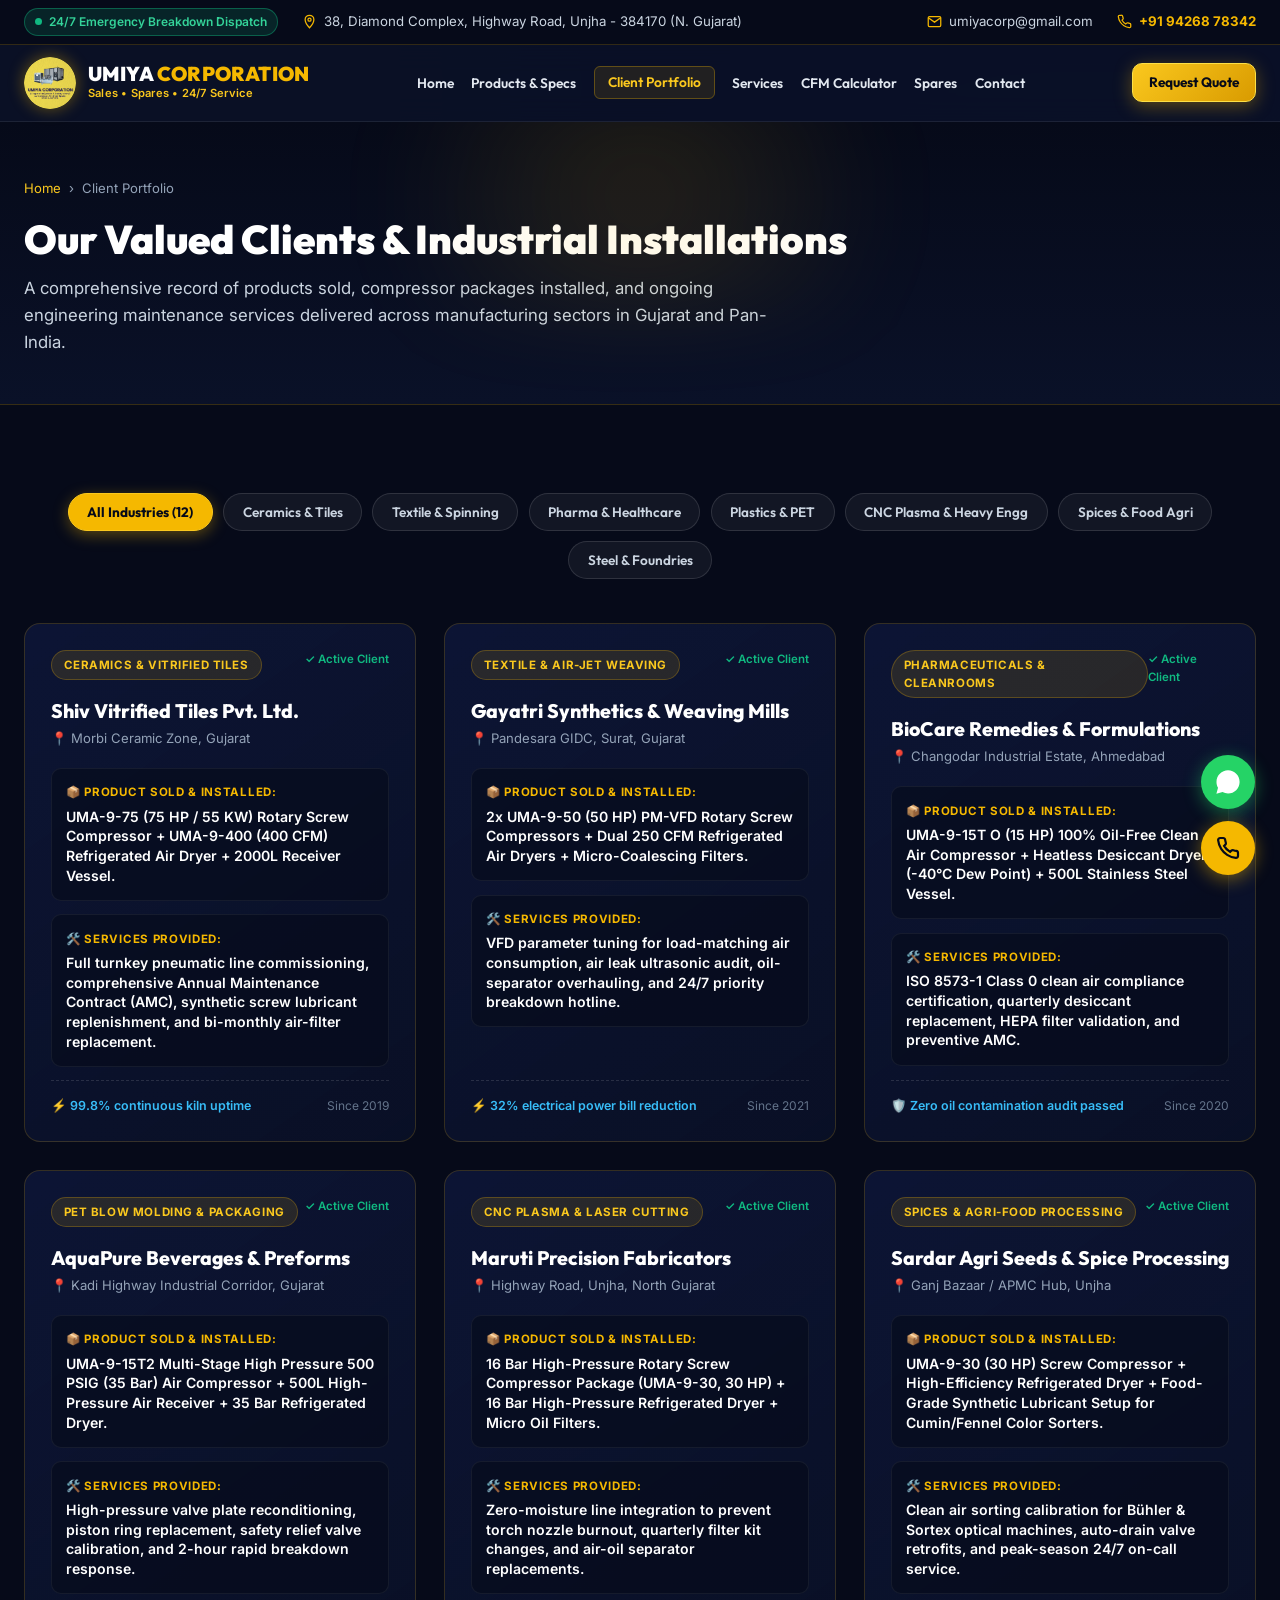
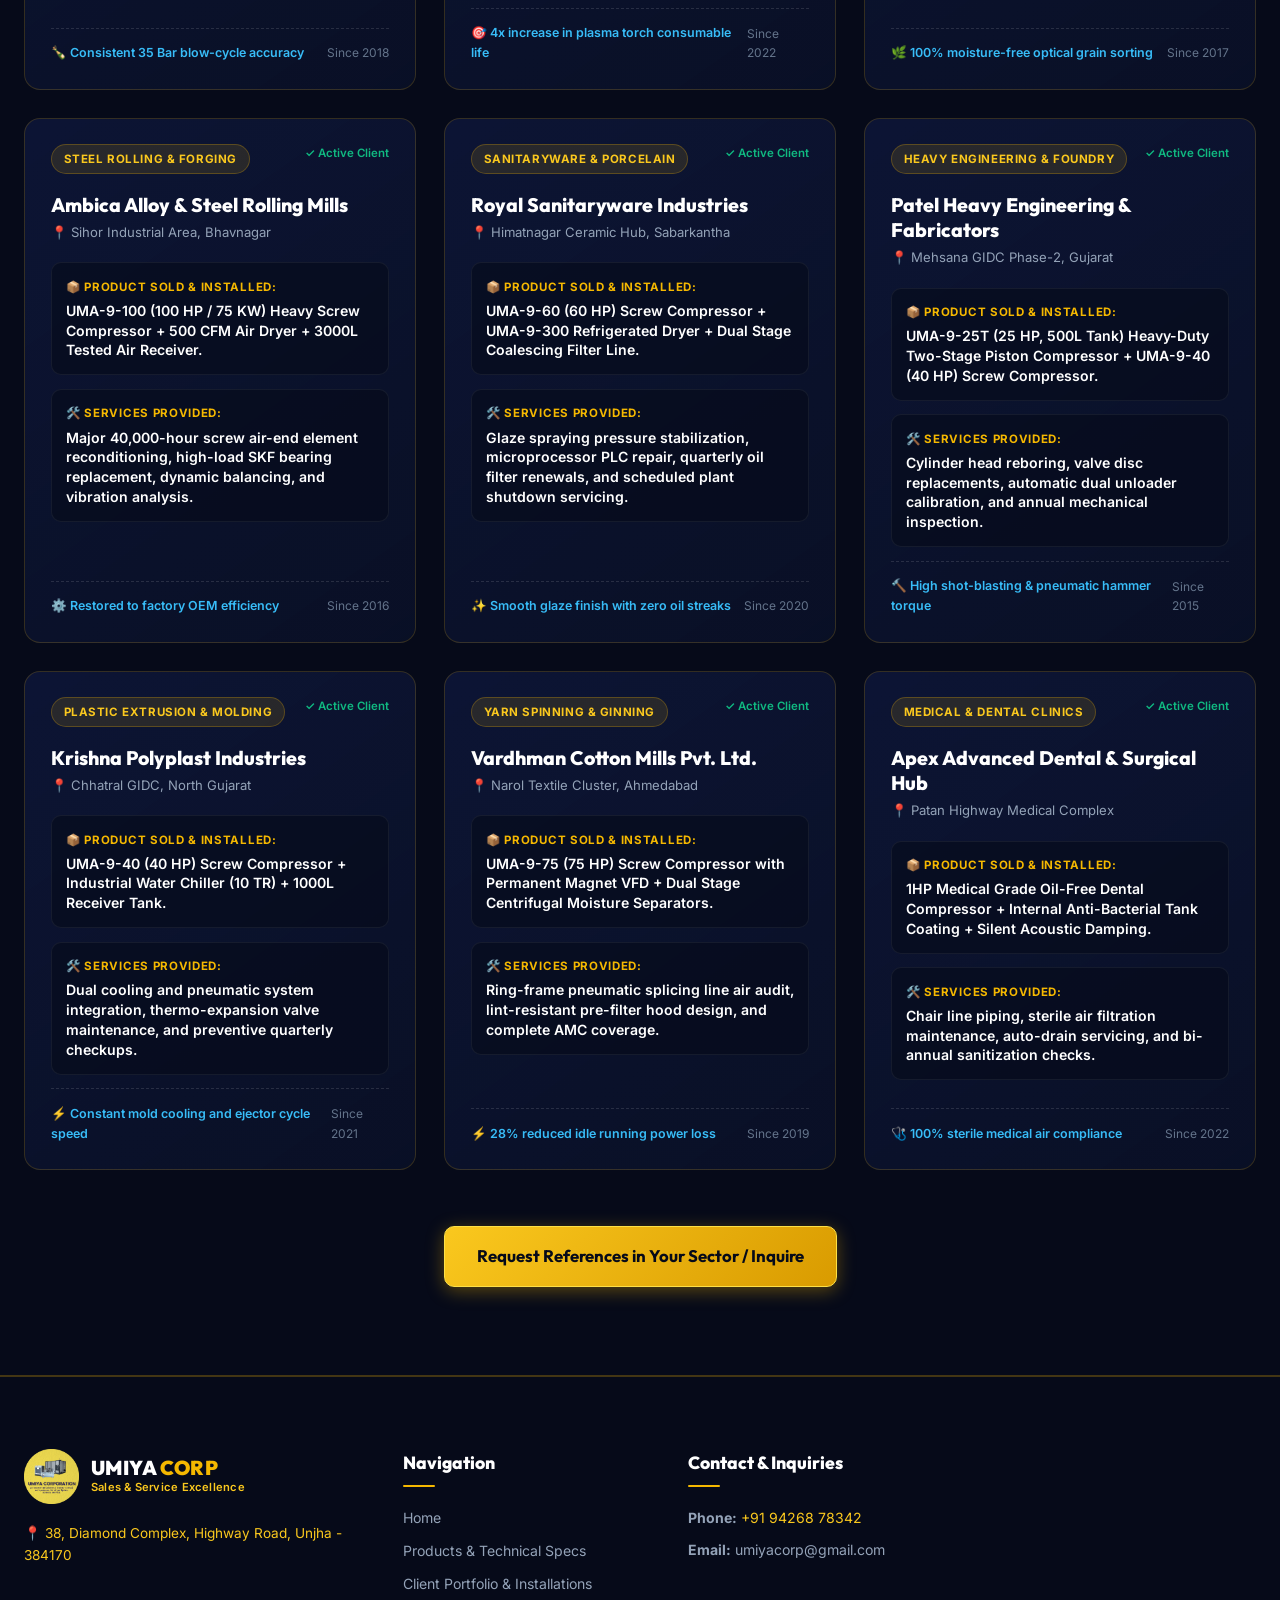
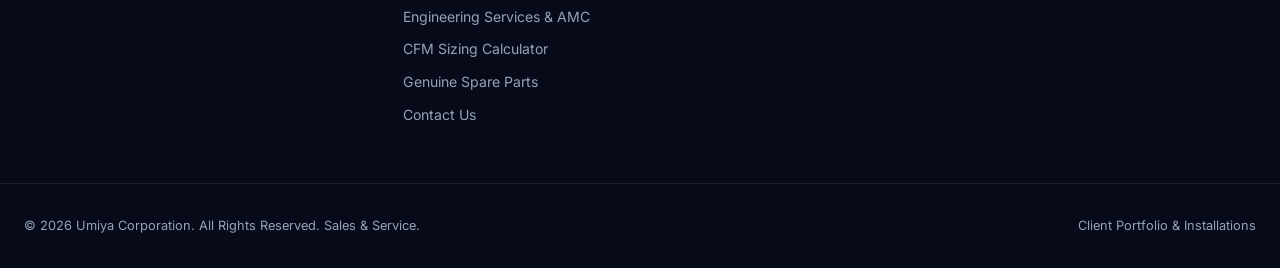
<file: clients.html>
<!DOCTYPE html>
<html lang="en">
<head>
  <meta charset="UTF-8">
  <meta name="viewport" content="width=device-width, initial-scale=1.0">
  
  <title>Our Client Portfolio &amp; Industrial Installations | Umiya Corporation Gujarat</title>
  <meta name="description" content="View Umiya Corporation's extensive industrial client list across Gujarat. Products sold, compressors installed, and ongoing AMC engineering services delivered in Ceramics, Textiles, Pharma, Plastics &amp; Steel.">
  <link rel="canonical" href="https://www.umiyacorporation.com/clients.html">

  <link rel="icon" type="image/x-icon" href="assets/favicon.ico">
  <link rel="icon" type="image/png" sizes="32x32" href="assets/favicon-32x32.png">

  <link rel="stylesheet" href="css/style.css">
</head>
<body>

  <!-- TOP BAR -->
  <div class="top-bar">
    <div class="container top-bar-inner">
      <div class="top-bar-left">
        <span class="badge-pulse"><span class="pulse-dot"></span> 24/7 Emergency Breakdown Dispatch</span>
        <div class="top-info-item">
          <svg width="15" height="15" fill="none" stroke="currentColor" stroke-width="2" viewBox="0 0 24 24"><path d="M12 2C8.13 2 5 5.13 5 9c0 5.25 7 13 7 13s7-7.75 7-13c0-3.87-3.13-7-7-7z"/><circle cx="12" cy="9" r="2.5"/></svg>
          <span class="hide-mobile">38, Diamond Complex, Highway Road, Unjha - 384170 (N. Gujarat)</span>
        </div>
      </div>
      <div class="top-bar-right">
        <div class="top-info-item">
          <svg width="15" height="15" fill="none" stroke="currentColor" stroke-width="2" viewBox="0 0 24 24"><path d="M4 4h16c1.1 0 2 .9 2 2v12c0 1.1-.9 2-2 2H4c-1.1 0-2-.9-2-2V6c0-1.1.9-2 2-2z"/><path d="m22 6-10 7L2 6"/></svg>
          <a href="mailto:umiyacorp@gmail.com">umiyacorp@gmail.com</a>
        </div>
        <div class="top-info-item text-gold" style="font-weight: 700;">
          <svg width="15" height="15" fill="none" stroke="currentColor" stroke-width="2" viewBox="0 0 24 24"><path d="M22 16.92v3a2 2 0 0 1-2.18 2 19.79 19.79 0 0 1-8.63-3.07 19.5 19.5 0 0 1-6-6 19.79 19.79 0 0 1-3.07-8.67A2 2 0 0 1 4.11 2h3a2 2 0 0 1 2 1.72 12.84 12.84 0 0 0 .7 2.81 2 2 0 0 1-.45 2.11L8.09 9.91a16 16 0 0 0 6 6l1.27-1.27a2 2 0 0 1 2.11-.45 12.84 12.84 0 0 0 2.81.7A2 2 0 0 1 22 16.92z"/></svg>
          <a href="tel:+919426878342">+91 94268 78342</a>
        </div>
      </div>
    </div>
  </div>

  <!-- NAVBAR -->
  <header class="main-header" id="mainHeader">
    <div class="container nav-container">
      <a href="index.html" class="brand-logo-wrap" title="Umiya Corporation Homepage">
        <img src="assets/logo.png" alt="Umiya Corporation Logo" class="brand-logo-img" width="52" height="52">
        <div class="brand-text-block">
          <span class="brand-title">UMIYA <span>CORPORATION</span></span>
          <span class="brand-tagline">Sales &bull; Spares &bull; 24/7 Service</span>
        </div>
      </a>

      <nav>
        <ul class="nav-menu">
          <li><a href="index.html" class="nav-link">Home</a></li>
          <li><a href="products.html" class="nav-link">Products &amp; Specs</a></li>
          <li><a href="clients.html" class="nav-link active highlight">Client Portfolio</a></li>
          <li><a href="services.html" class="nav-link">Services</a></li>
          <li><a href="calculator.html" class="nav-link">CFM Calculator</a></li>
          <li><a href="spares.html" class="nav-link">Spares</a></li>
          <li><a href="contact.html" class="nav-link">Contact</a></li>
        </ul>
      </nav>

      <div class="nav-cta-wrap">
        <a href="contact.html" class="btn btn-gold btn-sm hide-mobile">Request Quote</a>
        <button class="mobile-menu-btn" id="mobileMenuBtn" aria-label="Toggle Menu">
          <svg width="24" height="24" fill="none" stroke="currentColor" stroke-width="2" viewBox="0 0 24 24"><line x1="3" y1="12" x2="21" y2="12"/><line x1="3" y1="6" x2="21" y2="6"/><line x1="3" y1="18" x2="21" y2="18"/></svg>
        </button>
      </div>
    </div>
  </header>

  <!-- Mobile Drawer -->
  <div class="drawer-overlay" id="drawerOverlay"></div>
  <div class="mobile-nav-drawer" id="mobileNavDrawer">
    <div class="mobile-drawer-header">
      <div class="brand-logo-wrap">
        <img src="assets/logo.png" alt="Umiya Corporation" width="45" height="45">
        <span class="brand-title" style="font-size: 1.1rem;">UMIYA <span>CORP</span></span>
      </div>
      <button id="mobileMenuClose" style="background: none; color: #fff; font-size: 1.5rem;">&times;</button>
    </div>
    <ul class="mobile-nav-links">
      <li><a href="index.html" class="mobile-nav-link">Home</a></li>
      <li><a href="products.html" class="mobile-nav-link">Products &amp; Machinery</a></li>
      <li><a href="clients.html" class="mobile-nav-link text-gold">Client Portfolio &amp; Installations</a></li>
      <li><a href="services.html" class="mobile-nav-link">Engineering Services &amp; AMC</a></li>
      <li><a href="calculator.html" class="mobile-nav-link">CFM Sizing Calculator</a></li>
      <li><a href="spares.html" class="mobile-nav-link">Genuine Spares</a></li>
      <li><a href="contact.html" class="mobile-nav-link">Contact &amp; Inquiries</a></li>
    </ul>
  </div>

  <!-- INNER PAGE BANNER -->
  <section class="page-hero-banner">
    <div class="container">
      <div class="breadcrumb-nav">
        <a href="index.html">Home</a> &rsaquo; <span>Client Portfolio</span>
      </div>
      <h1 class="page-banner-title">Our Valued Clients &amp; Industrial Installations</h1>
      <p class="page-banner-desc">
        A comprehensive record of products sold, compressor packages installed, and ongoing engineering maintenance services delivered across manufacturing sectors in Gujarat and Pan-India.
      </p>
    </div>
  </section>

  <!-- CLIENT PORTFOLIO SECTION -->
  <section class="section-padding" style="background: var(--navy-950);">
    <div class="container">
      <!-- Industry Filter Bar -->
      <div class="client-filter-bar">
        <button class="client-filter-btn active" data-filter="all">All Industries (12)</button>
        <button class="client-filter-btn" data-filter="ceramics">Ceramics &amp; Tiles</button>
        <button class="client-filter-btn" data-filter="textile">Textile &amp; Spinning</button>
        <button class="client-filter-btn" data-filter="pharma">Pharma &amp; Healthcare</button>
        <button class="client-filter-btn" data-filter="plastics">Plastics &amp; PET</button>
        <button class="client-filter-btn" data-filter="plasma">CNC Plasma &amp; Heavy Engg</button>
        <button class="client-filter-btn" data-filter="spices">Spices &amp; Food Agri</button>
        <button class="client-filter-btn" data-filter="steel">Steel &amp; Foundries</button>
      </div>

      <!-- Clients Grid -->
      <div class="clients-grid" id="clientsGrid">

        <!-- Client 1 -->
        <article class="client-card" data-category="ceramics">
          <div class="client-card-header">
            <span class="client-industry-badge">Ceramics &amp; Vitrified Tiles</span>
            <span class="client-verified-tag">✓ Active Client</span>
          </div>
          <h3 class="client-name">Shiv Vitrified Tiles Pvt. Ltd.</h3>
          <div class="client-location">📍 Morbi Ceramic Zone, Gujarat</div>

          <div class="client-detail-block">
            <div class="client-block-label">📦 Product Sold &amp; Installed:</div>
            <div class="client-block-value">
              UMA-9-75 (75 HP / 55 KW) Rotary Screw Compressor + UMA-9-400 (400 CFM) Refrigerated Air Dryer + 2000L Receiver Vessel.
            </div>
          </div>

          <div class="client-detail-block">
            <div class="client-block-label">🛠️ Services Provided:</div>
            <div class="client-block-value">
              Full turnkey pneumatic line commissioning, comprehensive Annual Maintenance Contract (AMC), synthetic screw lubricant replenishment, and bi-monthly air-filter replacement.
            </div>
          </div>

          <div class="client-result-tag">
            <span class="client-result-text">⚡ 99.8% continuous kiln uptime</span>
            <span class="client-year">Since 2019</span>
          </div>
        </article>

        <!-- Client 2 -->
        <article class="client-card" data-category="textile">
          <div class="client-card-header">
            <span class="client-industry-badge">Textile &amp; Air-Jet Weaving</span>
            <span class="client-verified-tag">✓ Active Client</span>
          </div>
          <h3 class="client-name">Gayatri Synthetics &amp; Weaving Mills</h3>
          <div class="client-location">📍 Pandesara GIDC, Surat, Gujarat</div>

          <div class="client-detail-block">
            <div class="client-block-label">📦 Product Sold &amp; Installed:</div>
            <div class="client-block-value">
              2x UMA-9-50 (50 HP) PM-VFD Rotary Screw Compressors + Dual 250 CFM Refrigerated Air Dryers + Micro-Coalescing Filters.
            </div>
          </div>

          <div class="client-detail-block">
            <div class="client-block-label">🛠️ Services Provided:</div>
            <div class="client-block-value">
              VFD parameter tuning for load-matching air consumption, air leak ultrasonic audit, oil-separator overhauling, and 24/7 priority breakdown hotline.
            </div>
          </div>

          <div class="client-result-tag">
            <span class="client-result-text">⚡ 32% electrical power bill reduction</span>
            <span class="client-year">Since 2021</span>
          </div>
        </article>

        <!-- Client 3 -->
        <article class="client-card" data-category="pharma">
          <div class="client-card-header">
            <span class="client-industry-badge">Pharmaceuticals &amp; Cleanrooms</span>
            <span class="client-verified-tag">✓ Active Client</span>
          </div>
          <h3 class="client-name">BioCare Remedies &amp; Formulations</h3>
          <div class="client-location">📍 Changodar Industrial Estate, Ahmedabad</div>

          <div class="client-detail-block">
            <div class="client-block-label">📦 Product Sold &amp; Installed:</div>
            <div class="client-block-value">
              UMA-9-15T O (15 HP) 100% Oil-Free Clean Air Compressor + Heatless Desiccant Dryer (-40°C Dew Point) + 500L Stainless Steel Vessel.
            </div>
          </div>

          <div class="client-detail-block">
            <div class="client-block-label">🛠️ Services Provided:</div>
            <div class="client-block-value">
              ISO 8573-1 Class 0 clean air compliance certification, quarterly desiccant replacement, HEPA filter validation, and preventive AMC.
            </div>
          </div>

          <div class="client-result-tag">
            <span class="client-result-text">🛡️ Zero oil contamination audit passed</span>
            <span class="client-year">Since 2020</span>
          </div>
        </article>

        <!-- Client 4 -->
        <article class="client-card" data-category="plastics">
          <div class="client-card-header">
            <span class="client-industry-badge">PET Blow Molding &amp; Packaging</span>
            <span class="client-verified-tag">✓ Active Client</span>
          </div>
          <h3 class="client-name">AquaPure Beverages &amp; Preforms</h3>
          <div class="client-location">📍 Kadi Highway Industrial Corridor, Gujarat</div>

          <div class="client-detail-block">
            <div class="client-block-label">📦 Product Sold &amp; Installed:</div>
            <div class="client-block-value">
              UMA-9-15T2 Multi-Stage High Pressure 500 PSIG (35 Bar) Air Compressor + 500L High-Pressure Air Receiver + 35 Bar Refrigerated Dryer.
            </div>
          </div>

          <div class="client-detail-block">
            <div class="client-block-label">🛠️ Services Provided:</div>
            <div class="client-block-value">
              High-pressure valve plate reconditioning, piston ring replacement, safety relief valve calibration, and 2-hour rapid breakdown response.
            </div>
          </div>

          <div class="client-result-tag">
            <span class="client-result-text">🍾 Consistent 35 Bar blow-cycle accuracy</span>
            <span class="client-year">Since 2018</span>
          </div>
        </article>

        <!-- Client 5 -->
        <article class="client-card" data-category="plasma">
          <div class="client-card-header">
            <span class="client-industry-badge">CNC Plasma &amp; Laser Cutting</span>
            <span class="client-verified-tag">✓ Active Client</span>
          </div>
          <h3 class="client-name">Maruti Precision Fabricators</h3>
          <div class="client-location">📍 Highway Road, Unjha, North Gujarat</div>

          <div class="client-detail-block">
            <div class="client-block-label">📦 Product Sold &amp; Installed:</div>
            <div class="client-block-value">
              16 Bar High-Pressure Rotary Screw Compressor Package (UMA-9-30, 30 HP) + 16 Bar High-Pressure Refrigerated Dryer + Micro Oil Filters.
            </div>
          </div>

          <div class="client-detail-block">
            <div class="client-block-label">🛠️ Services Provided:</div>
            <div class="client-block-value">
              Zero-moisture line integration to prevent torch nozzle burnout, quarterly filter kit changes, and air-oil separator replacements.
            </div>
          </div>

          <div class="client-result-tag">
            <span class="client-result-text">🎯 4x increase in plasma torch consumable life</span>
            <span class="client-year">Since 2022</span>
          </div>
        </article>

        <!-- Client 6 -->
        <article class="client-card" data-category="spices">
          <div class="client-card-header">
            <span class="client-industry-badge">Spices &amp; Agri-Food Processing</span>
            <span class="client-verified-tag">✓ Active Client</span>
          </div>
          <h3 class="client-name">Sardar Agri Seeds &amp; Spice Processing</h3>
          <div class="client-location">📍 Ganj Bazaar / APMC Hub, Unjha</div>

          <div class="client-detail-block">
            <div class="client-block-label">📦 Product Sold &amp; Installed:</div>
            <div class="client-block-value">
              UMA-9-30 (30 HP) Screw Compressor + High-Efficiency Refrigerated Dryer + Food-Grade Synthetic Lubricant Setup for Cumin/Fennel Color Sorters.
            </div>
          </div>

          <div class="client-detail-block">
            <div class="client-block-label">🛠️ Services Provided:</div>
            <div class="client-block-value">
              Clean air sorting calibration for Bühler &amp; Sortex optical machines, auto-drain valve retrofits, and peak-season 24/7 on-call service.
            </div>
          </div>

          <div class="client-result-tag">
            <span class="client-result-text">🌿 100% moisture-free optical grain sorting</span>
            <span class="client-year">Since 2017</span>
          </div>
        </article>

        <!-- Client 7 -->
        <article class="client-card" data-category="steel">
          <div class="client-card-header">
            <span class="client-industry-badge">Steel Rolling &amp; Forging</span>
            <span class="client-verified-tag">✓ Active Client</span>
          </div>
          <h3 class="client-name">Ambica Alloy &amp; Steel Rolling Mills</h3>
          <div class="client-location">📍 Sihor Industrial Area, Bhavnagar</div>

          <div class="client-detail-block">
            <div class="client-block-label">📦 Product Sold &amp; Installed:</div>
            <div class="client-block-value">
              UMA-9-100 (100 HP / 75 KW) Heavy Screw Compressor + 500 CFM Air Dryer + 3000L Tested Air Receiver.
            </div>
          </div>

          <div class="client-detail-block">
            <div class="client-block-label">🛠️ Services Provided:</div>
            <div class="client-block-value">
              Major 40,000-hour screw air-end element reconditioning, high-load SKF bearing replacement, dynamic balancing, and vibration analysis.
            </div>
          </div>

          <div class="client-result-tag">
            <span class="client-result-text">⚙️ Restored to factory OEM efficiency</span>
            <span class="client-year">Since 2016</span>
          </div>
        </article>

        <!-- Client 8 -->
        <article class="client-card" data-category="ceramics">
          <div class="client-card-header">
            <span class="client-industry-badge">Sanitaryware &amp; Porcelain</span>
            <span class="client-verified-tag">✓ Active Client</span>
          </div>
          <h3 class="client-name">Royal Sanitaryware Industries</h3>
          <div class="client-location">📍 Himatnagar Ceramic Hub, Sabarkantha</div>

          <div class="client-detail-block">
            <div class="client-block-label">📦 Product Sold &amp; Installed:</div>
            <div class="client-block-value">
              UMA-9-60 (60 HP) Screw Compressor + UMA-9-300 Refrigerated Dryer + Dual Stage Coalescing Filter Line.
            </div>
          </div>

          <div class="client-detail-block">
            <div class="client-block-label">🛠️ Services Provided:</div>
            <div class="client-block-value">
              Glaze spraying pressure stabilization, microprocessor PLC repair, quarterly oil filter renewals, and scheduled plant shutdown servicing.
            </div>
          </div>

          <div class="client-result-tag">
            <span class="client-result-text">✨ Smooth glaze finish with zero oil streaks</span>
            <span class="client-year">Since 2020</span>
          </div>
        </article>

        <!-- Client 9 -->
        <article class="client-card" data-category="plasma">
          <div class="client-card-header">
            <span class="client-industry-badge">Heavy Engineering &amp; Foundry</span>
            <span class="client-verified-tag">✓ Active Client</span>
          </div>
          <h3 class="client-name">Patel Heavy Engineering &amp; Fabricators</h3>
          <div class="client-location">📍 Mehsana GIDC Phase-2, Gujarat</div>

          <div class="client-detail-block">
            <div class="client-block-label">📦 Product Sold &amp; Installed:</div>
            <div class="client-block-value">
              UMA-9-25T (25 HP, 500L Tank) Heavy-Duty Two-Stage Piston Compressor + UMA-9-40 (40 HP) Screw Compressor.
            </div>
          </div>

          <div class="client-detail-block">
            <div class="client-block-label">🛠️ Services Provided:</div>
            <div class="client-block-value">
              Cylinder head reboring, valve disc replacements, automatic dual unloader calibration, and annual mechanical inspection.
            </div>
          </div>

          <div class="client-result-tag">
            <span class="client-result-text">🔨 High shot-blasting &amp; pneumatic hammer torque</span>
            <span class="client-year">Since 2015</span>
          </div>
        </article>

        <!-- Client 10 -->
        <article class="client-card" data-category="plastics">
          <div class="client-card-header">
            <span class="client-industry-badge">Plastic Extrusion &amp; Molding</span>
            <span class="client-verified-tag">✓ Active Client</span>
          </div>
          <h3 class="client-name">Krishna Polyplast Industries</h3>
          <div class="client-location">📍 Chhatral GIDC, North Gujarat</div>

          <div class="client-detail-block">
            <div class="client-block-label">📦 Product Sold &amp; Installed:</div>
            <div class="client-block-value">
              UMA-9-40 (40 HP) Screw Compressor + Industrial Water Chiller (10 TR) + 1000L Receiver Tank.
            </div>
          </div>

          <div class="client-detail-block">
            <div class="client-block-label">🛠️ Services Provided:</div>
            <div class="client-block-value">
              Dual cooling and pneumatic system integration, thermo-expansion valve maintenance, and preventive quarterly checkups.
            </div>
          </div>

          <div class="client-result-tag">
            <span class="client-result-text">⚡ Constant mold cooling and ejector cycle speed</span>
            <span class="client-year">Since 2021</span>
          </div>
        </article>

        <!-- Client 11 -->
        <article class="client-card" data-category="textile">
          <div class="client-card-header">
            <span class="client-industry-badge">Yarn Spinning &amp; Ginning</span>
            <span class="client-verified-tag">✓ Active Client</span>
          </div>
          <h3 class="client-name">Vardhman Cotton Mills Pvt. Ltd.</h3>
          <div class="client-location">📍 Narol Textile Cluster, Ahmedabad</div>

          <div class="client-detail-block">
            <div class="client-block-label">📦 Product Sold &amp; Installed:</div>
            <div class="client-block-value">
              UMA-9-75 (75 HP) Screw Compressor with Permanent Magnet VFD + Dual Stage Centrifugal Moisture Separators.
            </div>
          </div>

          <div class="client-detail-block">
            <div class="client-block-label">🛠️ Services Provided:</div>
            <div class="client-block-value">
              Ring-frame pneumatic splicing line air audit, lint-resistant pre-filter hood design, and complete AMC coverage.
            </div>
          </div>

          <div class="client-result-tag">
            <span class="client-result-text">⚡ 28% reduced idle running power loss</span>
            <span class="client-year">Since 2019</span>
          </div>
        </article>

        <!-- Client 12 -->
        <article class="client-card" data-category="pharma">
          <div class="client-card-header">
            <span class="client-industry-badge">Medical &amp; Dental Clinics</span>
            <span class="client-verified-tag">✓ Active Client</span>
          </div>
          <h3 class="client-name">Apex Advanced Dental &amp; Surgical Hub</h3>
          <div class="client-location">📍 Patan Highway Medical Complex</div>

          <div class="client-detail-block">
            <div class="client-block-label">📦 Product Sold &amp; Installed:</div>
            <div class="client-block-value">
              1HP Medical Grade Oil-Free Dental Compressor + Internal Anti-Bacterial Tank Coating + Silent Acoustic Damping.
            </div>
          </div>

          <div class="client-detail-block">
            <div class="client-block-label">🛠️ Services Provided:</div>
            <div class="client-block-value">
              Chair line piping, sterile air filtration maintenance, auto-drain servicing, and bi-annual sanitization checks.
            </div>
          </div>

          <div class="client-result-tag">
            <span class="client-result-text">🩺 100% sterile medical air compliance</span>
            <span class="client-year">Since 2022</span>
          </div>
        </article>

      </div>

      <div style="text-align: center; margin-top: 3.5rem;">
        <a href="contact.html" class="btn btn-gold btn-lg">Request References in Your Sector / Inquire</a>
      </div>
    </div>
  </section>

  <!-- FOOTER -->
  <footer class="main-footer">
    <div class="container footer-grid">
      <div class="footer-col">
        <div class="brand-logo-wrap" style="margin-bottom: 1.2rem;">
          <img src="assets/logo.png" alt="Umiya Corporation" width="55" height="55">
          <div class="brand-text-block">
            <span class="brand-title">UMIYA <span>CORP</span></span>
            <span class="brand-tagline">Sales &amp; Service Excellence</span>
          </div>
        </div>
        <p style="font-size: 0.85rem; color: var(--gold-400);">
          📍 38, Diamond Complex, Highway Road, Unjha - 384170
        </p>
      </div>

      <div class="footer-col">
        <h4>Navigation</h4>
        <ul class="footer-links-list">
          <li><a href="index.html">Home</a></li>
          <li><a href="products.html">Products &amp; Technical Specs</a></li>
          <li><a href="clients.html">Client Portfolio &amp; Installations</a></li>
          <li><a href="services.html">Engineering Services &amp; AMC</a></li>
          <li><a href="calculator.html">CFM Sizing Calculator</a></li>
          <li><a href="spares.html">Genuine Spare Parts</a></li>
          <li><a href="contact.html">Contact Us</a></li>
        </ul>
      </div>

      <div class="footer-col">
        <h4>Contact &amp; Inquiries</h4>
        <p style="margin-bottom: 0.6rem;">
          <strong>Phone:</strong> <a href="tel:+919426878342" style="color: var(--gold-400);">+91 94268 78342</a>
        </p>
        <p style="margin-bottom: 0.6rem;">
          <strong>Email:</strong> <a href="mailto:umiyacorp@gmail.com">umiyacorp@gmail.com</a>
        </p>
      </div>
    </div>

    <div class="container footer-bottom">
      <div>&copy; 2026 Umiya Corporation. All Rights Reserved. Sales &amp; Service.</div>
      <div>Client Portfolio &amp; Installations</div>
    </div>
  </footer>

  <!-- FLOATING ACTIONS -->
  <div class="floating-actions">
    <a href="https://web.whatsapp.com/send?phone=919426878342&text=Hello%20Umiya%20Corporation,%20I%20have%20an%20inquiry" target="_blank" class="float-btn float-whatsapp" aria-label="Chat on WhatsApp">
      <svg width="28" height="28" fill="currentColor" viewBox="0 0 24 24"><path d="M12.04 2c-5.46 0-9.91 4.45-9.91 9.91 0 1.75.46 3.45 1.32 4.95L2.05 22l5.25-1.38c1.45.79 3.08 1.21 4.74 1.21 5.46 0 9.91-4.45 9.91-9.91 0-5.46-4.45-9.92-9.91-9.92z"/></svg>
      <span class="float-tooltip">Chat with Engineer</span>
    </a>
    <a href="tel:+919426878342" class="float-btn float-call" aria-label="Call Umiya Corporation">
      <svg width="24" height="24" fill="none" stroke="currentColor" stroke-width="2.2" viewBox="0 0 24 24"><path d="M22 16.92v3a2 2 0 0 1-2.18 2 19.79 19.79 0 0 1-8.63-3.07 19.5 19.5 0 0 1-6-6 19.79 19.79 0 0 1-3.07-8.67A2 2 0 0 1 4.11 2h3a2 2 0 0 1 2 1.72 12.84 12.84 0 0 0 .7 2.81 2 2 0 0 1-.45 2.11L8.09 9.91a16 16 0 0 0 6 6l1.27-1.27a2 2 0 0 1 2.11-.45 12.84 12.84 0 0 0 2.81.7A2 2 0 0 1 22 16.92z"/></svg>
      <span class="float-tooltip">Call: +91 94268 78342</span>
    </a>
  </div>

  <script src="js/app.js"></script>
</body>
</html>
</file>
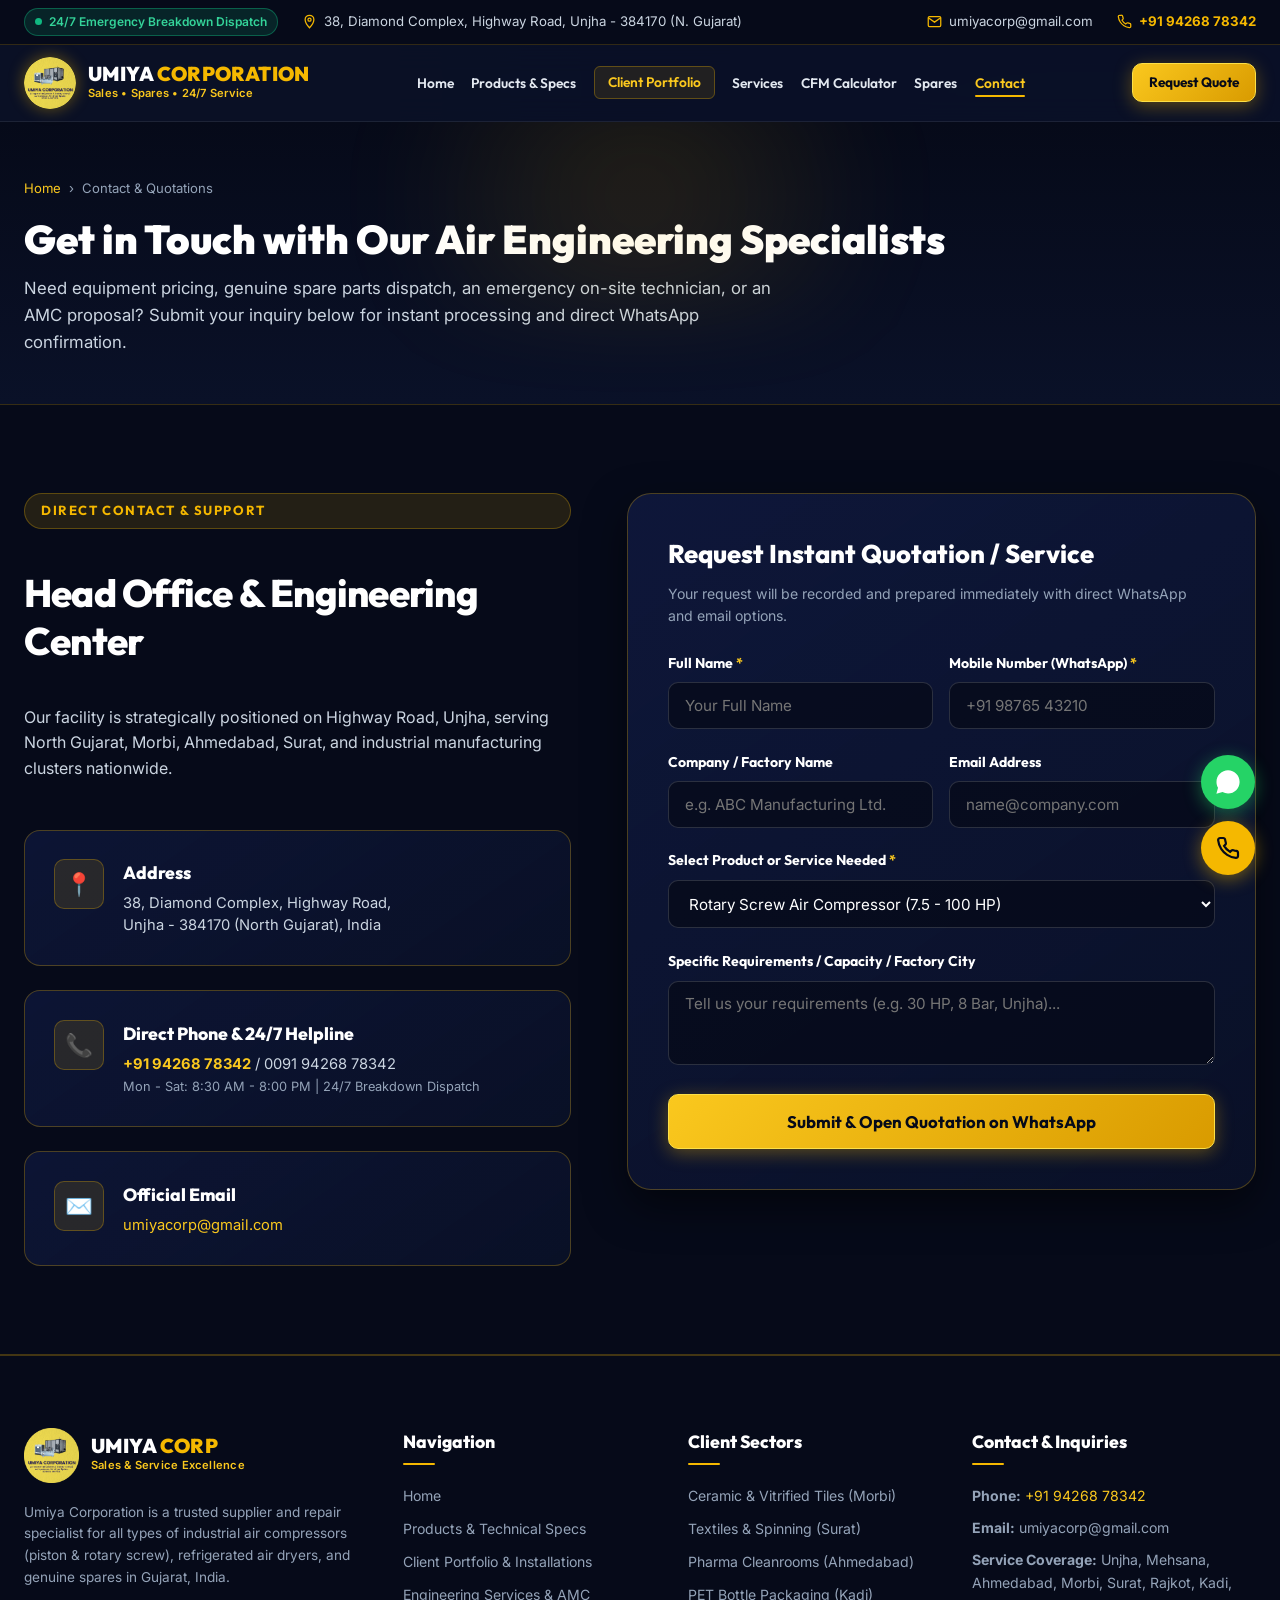
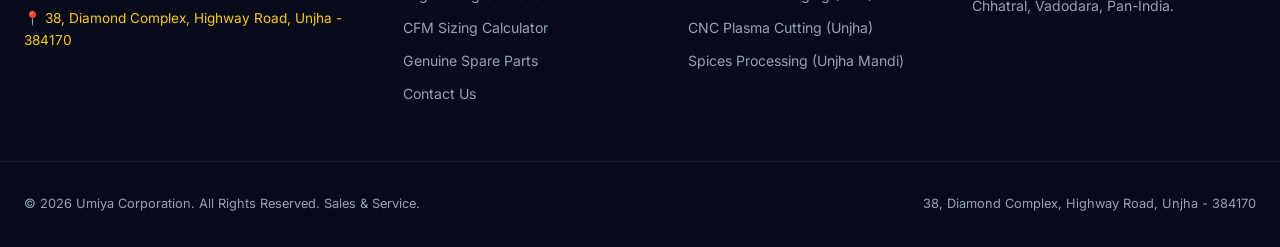
<file: contact.html>
<!DOCTYPE html>
<html lang="en">
<head>
  <meta charset="UTF-8">
  <meta name="viewport" content="width=device-width, initial-scale=1.0">
  
  <title>Contact Us &amp; Request Quote | Umiya Corporation Unjha, Gujarat</title>
  <meta name="description" content="Contact Umiya Corporation in Unjha, Gujarat. Request instant quotations for Rotary Screw Compressors, High Pressure Piston Compressors, Air Dryers, Spares &amp; 24/7 AMC Support. Call +91 94268 78342.">
  <link rel="canonical" href="https://www.umiyacorporation.com/contact.html">

  <link rel="icon" type="image/x-icon" href="assets/favicon.ico">
  <link rel="icon" type="image/png" sizes="32x32" href="assets/favicon-32x32.png">

  <link rel="stylesheet" href="css/style.css">
</head>
<body>

  <!-- TOP EMERGENCY BAR -->
  <div class="top-bar">
    <div class="container top-bar-inner">
      <div class="top-bar-left">
        <span class="badge-pulse"><span class="pulse-dot"></span> 24/7 Emergency Breakdown Dispatch</span>
        <div class="top-info-item">
          <svg width="15" height="15" fill="none" stroke="currentColor" stroke-width="2" viewBox="0 0 24 24"><path d="M12 2C8.13 2 5 5.13 5 9c0 5.25 7 13 7 13s7-7.75 7-13c0-3.87-3.13-7-7-7z"/><circle cx="12" cy="9" r="2.5"/></svg>
          <span class="hide-mobile">38, Diamond Complex, Highway Road, Unjha - 384170 (N. Gujarat)</span>
        </div>
      </div>
      <div class="top-bar-right">
        <div class="top-info-item">
          <svg width="15" height="15" fill="none" stroke="currentColor" stroke-width="2" viewBox="0 0 24 24"><path d="M4 4h16c1.1 0 2 .9 2 2v12c0 1.1-.9 2-2 2H4c-1.1 0-2-.9-2-2V6c0-1.1.9-2 2-2z"/><path d="m22 6-10 7L2 6"/></svg>
          <a href="mailto:umiyacorp@gmail.com">umiyacorp@gmail.com</a>
        </div>
        <div class="top-info-item text-gold" style="font-weight: 700;">
          <svg width="15" height="15" fill="none" stroke="currentColor" stroke-width="2" viewBox="0 0 24 24"><path d="M22 16.92v3a2 2 0 0 1-2.18 2 19.79 19.79 0 0 1-8.63-3.07 19.5 19.5 0 0 1-6-6 19.79 19.79 0 0 1-3.07-8.67A2 2 0 0 1 4.11 2h3a2 2 0 0 1 2 1.72 12.84 12.84 0 0 0 .7 2.81 2 2 0 0 1-.45 2.11L8.09 9.91a16 16 0 0 0 6 6l1.27-1.27a2 2 0 0 1 2.11-.45 12.84 12.84 0 0 0 2.81.7A2 2 0 0 1 22 16.92z"/></svg>
          <a href="tel:+919426878342">+91 94268 78342</a>
        </div>
      </div>
    </div>
  </div>

  <!-- MAIN CORPORATE NAVBAR -->
  <header class="main-header" id="mainHeader">
    <div class="container nav-container">
      <a href="index.html" class="brand-logo-wrap" title="Umiya Corporation Homepage">
        <img src="assets/logo.png" alt="Umiya Corporation Logo" class="brand-logo-img" width="52" height="52">
        <div class="brand-text-block">
          <span class="brand-title">UMIYA <span>CORPORATION</span></span>
          <span class="brand-tagline">Sales &bull; Spares &bull; 24/7 Service</span>
        </div>
      </a>

      <nav>
        <ul class="nav-menu">
          <li><a href="index.html" class="nav-link">Home</a></li>
          <li><a href="products.html" class="nav-link">Products &amp; Specs</a></li>
          <li><a href="clients.html" class="nav-link highlight">Client Portfolio</a></li>
          <li><a href="services.html" class="nav-link">Services</a></li>
          <li><a href="calculator.html" class="nav-link">CFM Calculator</a></li>
          <li><a href="spares.html" class="nav-link">Spares</a></li>
          <li><a href="contact.html" class="nav-link active">Contact</a></li>
        </ul>
      </nav>

      <div class="nav-cta-wrap">
        <a href="contact.html" class="btn btn-gold btn-sm hide-mobile">Request Quote</a>
        <button class="mobile-menu-btn" id="mobileMenuBtn" aria-label="Toggle Menu">
          <svg width="24" height="24" fill="none" stroke="currentColor" stroke-width="2" viewBox="0 0 24 24"><line x1="3" y1="12" x2="21" y2="12"/><line x1="3" y1="6" x2="21" y2="6"/><line x1="3" y1="18" x2="21" y2="18"/></svg>
        </button>
      </div>
    </div>
  </header>

  <!-- Mobile Drawer -->
  <div class="drawer-overlay" id="drawerOverlay"></div>
  <div class="mobile-nav-drawer" id="mobileNavDrawer">
    <div class="mobile-drawer-header">
      <div class="brand-logo-wrap">
        <img src="assets/logo.png" alt="Umiya Corporation" width="45" height="45">
        <span class="brand-title" style="font-size: 1.1rem;">UMIYA <span>CORP</span></span>
      </div>
      <button id="mobileMenuClose" style="background: none; color: #fff; font-size: 1.5rem;">&times;</button>
    </div>
    <ul class="mobile-nav-links">
      <li><a href="index.html" class="mobile-nav-link">Home</a></li>
      <li><a href="products.html" class="mobile-nav-link">Products &amp; Machinery</a></li>
      <li><a href="clients.html" class="mobile-nav-link text-gold">Client Portfolio &amp; Installations</a></li>
      <li><a href="services.html" class="mobile-nav-link">Engineering Services &amp; AMC</a></li>
      <li><a href="calculator.html" class="mobile-nav-link">CFM Sizing Calculator</a></li>
      <li><a href="spares.html" class="mobile-nav-link">Genuine Spares</a></li>
      <li><a href="contact.html" class="mobile-nav-link text-gold">Contact &amp; Inquiries</a></li>
    </ul>
  </div>

  <!-- INNER PAGE BANNER -->
  <section class="page-hero-banner">
    <div class="container">
      <div class="breadcrumb-nav">
        <a href="index.html">Home</a> &rsaquo; <span>Contact &amp; Quotations</span>
      </div>
      <h1 class="page-banner-title">Get in Touch with Our Air Engineering Specialists</h1>
      <p class="page-banner-desc">
        Need equipment pricing, genuine spare parts dispatch, an emergency on-site technician, or an AMC proposal? Submit your inquiry below for instant processing and direct WhatsApp confirmation.
      </p>
    </div>
  </section>

  <!-- CONTACT & FORM SECTION -->
  <section class="section-padding" style="background: var(--navy-950);">
    <div class="container contact-grid">
      <div class="contact-info-panel">
        <span class="section-tag">Direct Contact &amp; Support</span>
        <h2 class="section-title">Head Office &amp; Engineering Center</h2>
        <p style="color: var(--steel-300); font-size: 1rem; margin-bottom: 1.5rem; line-height: 1.6;">
          Our facility is strategically positioned on Highway Road, Unjha, serving North Gujarat, Morbi, Ahmedabad, Surat, and industrial manufacturing clusters nationwide.
        </p>

        <div class="contact-card-box">
          <div class="contact-card-icon">📍</div>
          <div class="contact-card-text">
            <h4>Address</h4>
            <p>
              38, Diamond Complex, Highway Road,<br>
              Unjha - 384170 (North Gujarat), India
            </p>
          </div>
        </div>

        <div class="contact-card-box">
          <div class="contact-card-icon">📞</div>
          <div class="contact-card-text">
            <h4>Direct Phone &amp; 24/7 Helpline</h4>
            <p>
              <a href="tel:+919426878342" style="font-weight: 700; color: var(--gold-400);">+91 94268 78342</a> / 
              <a href="tel:00919426878342">0091 94268 78342</a><br>
              <span style="font-size: 0.8rem; color: var(--steel-400);">Mon - Sat: 8:30 AM - 8:00 PM | 24/7 Breakdown Dispatch</span>
            </p>
          </div>
        </div>

        <div class="contact-card-box">
          <div class="contact-card-icon">✉️</div>
          <div class="contact-card-text">
            <h4>Official Email</h4>
            <p>
              <a href="mailto:umiyacorp@gmail.com" style="color: var(--gold-400);">umiyacorp@gmail.com</a>
            </p>
          </div>
        </div>
      </div>

      <!-- FOOLPROOF RFQ FORM -->
      <div class="contact-form-panel">
        <h3>Request Instant Quotation / Service</h3>
        <p>Your request will be recorded and prepared immediately with direct WhatsApp and email options.</p>

        <form id="rfqForm">
          <div class="form-row-2">
            <div class="form-group">
              <label class="form-label" for="rfqName">Full Name <span>*</span></label>
              <input type="text" class="form-control" id="rfqName" placeholder="Your Full Name" required>
            </div>
            <div class="form-group">
              <label class="form-label" for="rfqPhone">Mobile Number (WhatsApp) <span>*</span></label>
              <input type="tel" class="form-control" id="rfqPhone" placeholder="+91 98765 43210" required>
            </div>
          </div>

          <div class="form-row-2">
            <div class="form-group">
              <label class="form-label" for="rfqCompany">Company / Factory Name</label>
              <input type="text" class="form-control" id="rfqCompany" placeholder="e.g. ABC Manufacturing Ltd.">
            </div>
            <div class="form-group">
              <label class="form-label" for="rfqEmail">Email Address</label>
              <input type="email" class="form-control" id="rfqEmail" placeholder="name@company.com">
            </div>
          </div>

          <div class="form-group">
            <label class="form-label" for="rfqProduct">Select Product or Service Needed <span>*</span></label>
            <select class="form-control" id="rfqProduct">
              <option value="Rotary Screw Air Compressor (7.5 - 100 HP)" selected>Rotary Screw Air Compressor (7.5 - 100 HP)</option>
              <option value="16 Bar CNC Plasma Compressor Package">16 Bar CNC Plasma Cutting Compressor Package</option>
              <option value="Two-Stage Piston Air Compressor (2 - 25 HP)">Two-Stage Piston Air Compressor (2 - 25 HP)</option>
              <option value="PET High-Pressure Compressor (500 PSIG / 35 Bar)">PET Blow Molding Compressor (500 PSIG / 35 Bar)</option>
              <option value="100% Oil-Free Clean Air / Dental Compressor">100% Oil-Free Clean Air / Dental Compressor</option>
              <option value="Refrigerated Air Dryer (20 to 4000 CFM)">Refrigerated Air Dryer (20 to 4000 CFM)</option>
              <option value="Screw Air-End Reconditioning Service">Screw Air-End Reconditioning &amp; Overhaul</option>
              <option value="Annual Maintenance Contract (AMC)">Annual Maintenance Contract (AMC)</option>
              <option value="Genuine Spare Parts & Lubricants">Genuine Spare Parts &amp; Lubricants</option>
            </select>
          </div>

          <div class="form-group">
            <label class="form-label" for="rfqNotes">Specific Requirements / Capacity / Factory City</label>
            <textarea class="form-control" id="rfqNotes" rows="3" placeholder="Tell us your requirements (e.g. 30 HP, 8 Bar, Unjha)..."></textarea>
          </div>

          <button type="submit" class="btn btn-gold btn-lg" style="width: 100%;">
            Submit &amp; Open Quotation on WhatsApp
          </button>
        </form>
      </div>
    </div>
  </section>

  <!-- CORPORATE FOOTER -->
  <footer class="main-footer">
    <div class="container footer-grid">
      <div class="footer-col">
        <div class="brand-logo-wrap" style="margin-bottom: 1.2rem;">
          <img src="assets/logo.png" alt="Umiya Corporation" width="55" height="55">
          <div class="brand-text-block">
            <span class="brand-title">UMIYA <span>CORP</span></span>
            <span class="brand-tagline">Sales &amp; Service Excellence</span>
          </div>
        </div>
        <p style="font-size: 0.85rem; line-height: 1.6; margin-bottom: 1.2rem;">
          Umiya Corporation is a trusted supplier and repair specialist for all types of industrial air compressors (piston &amp; rotary screw), refrigerated air dryers, and genuine spares in Gujarat, India.
        </p>
        <p style="font-size: 0.85rem; color: var(--gold-400);">
          📍 38, Diamond Complex, Highway Road, Unjha - 384170
        </p>
      </div>

      <div class="footer-col">
        <h4>Navigation</h4>
        <ul class="footer-links-list">
          <li><a href="index.html">Home</a></li>
          <li><a href="products.html">Products &amp; Technical Specs</a></li>
          <li><a href="clients.html">Client Portfolio &amp; Installations</a></li>
          <li><a href="services.html">Engineering Services &amp; AMC</a></li>
          <li><a href="calculator.html">CFM Sizing Calculator</a></li>
          <li><a href="spares.html">Genuine Spare Parts</a></li>
          <li><a href="contact.html">Contact Us</a></li>
        </ul>
      </div>

      <div class="footer-col">
        <h4>Client Sectors</h4>
        <ul class="footer-links-list">
          <li><a href="clients.html">Ceramic &amp; Vitrified Tiles (Morbi)</a></li>
          <li><a href="clients.html">Textiles &amp; Spinning (Surat)</a></li>
          <li><a href="clients.html">Pharma Cleanrooms (Ahmedabad)</a></li>
          <li><a href="clients.html">PET Bottle Packaging (Kadi)</a></li>
          <li><a href="clients.html">CNC Plasma Cutting (Unjha)</a></li>
          <li><a href="clients.html">Spices Processing (Unjha Mandi)</a></li>
        </ul>
      </div>

      <div class="footer-col">
        <h4>Contact &amp; Inquiries</h4>
        <p style="margin-bottom: 0.6rem;">
          <strong>Phone:</strong> <a href="tel:+919426878342" style="color: var(--gold-400);">+91 94268 78342</a>
        </p>
        <p style="margin-bottom: 0.6rem;">
          <strong>Email:</strong> <a href="mailto:umiyacorp@gmail.com">umiyacorp@gmail.com</a>
        </p>
        <p style="margin-bottom: 1.2rem;">
          <strong>Service Coverage:</strong> Unjha, Mehsana, Ahmedabad, Morbi, Surat, Rajkot, Kadi, Chhatral, Vadodara, Pan-India.
        </p>
      </div>
    </div>

    <div class="container footer-bottom">
      <div>&copy; 2026 Umiya Corporation. All Rights Reserved. Sales &amp; Service.</div>
      <div>38, Diamond Complex, Highway Road, Unjha - 384170</div>
    </div>
  </footer>

  <!-- FLOATING ACTIONS -->
  <div class="floating-actions">
    <a href="https://web.whatsapp.com/send?phone=919426878342&text=Hello%20Umiya%20Corporation,%20I%20have%20an%20inquiry" target="_blank" class="float-btn float-whatsapp" aria-label="Chat on WhatsApp">
      <svg width="28" height="28" fill="currentColor" viewBox="0 0 24 24"><path d="M12.04 2c-5.46 0-9.91 4.45-9.91 9.91 0 1.75.46 3.45 1.32 4.95L2.05 22l5.25-1.38c1.45.79 3.08 1.21 4.74 1.21 5.46 0 9.91-4.45 9.91-9.91 0-5.46-4.45-9.92-9.91-9.92z"/></svg>
      <span class="float-tooltip">Chat with Engineer</span>
    </a>
    <a href="tel:+919426878342" class="float-btn float-call" aria-label="Call Umiya Corporation">
      <svg width="24" height="24" fill="none" stroke="currentColor" stroke-width="2.2" viewBox="0 0 24 24"><path d="M22 16.92v3a2 2 0 0 1-2.18 2 19.79 19.79 0 0 1-8.63-3.07 19.5 19.5 0 0 1-6-6 19.79 19.79 0 0 1-3.07-8.67A2 2 0 0 1 4.11 2h3a2 2 0 0 1 2 1.72 12.84 12.84 0 0 0 .7 2.81 2 2 0 0 1-.45 2.11L8.09 9.91a16 16 0 0 0 6 6l1.27-1.27a2 2 0 0 1 2.11-.45 12.84 12.84 0 0 0 2.81.7A2 2 0 0 1 22 16.92z"/></svg>
      <span class="float-tooltip">Call: +91 94268 78342</span>
    </a>
  </div>

  <script src="js/app.js"></script>
</body>
</html>
</file>
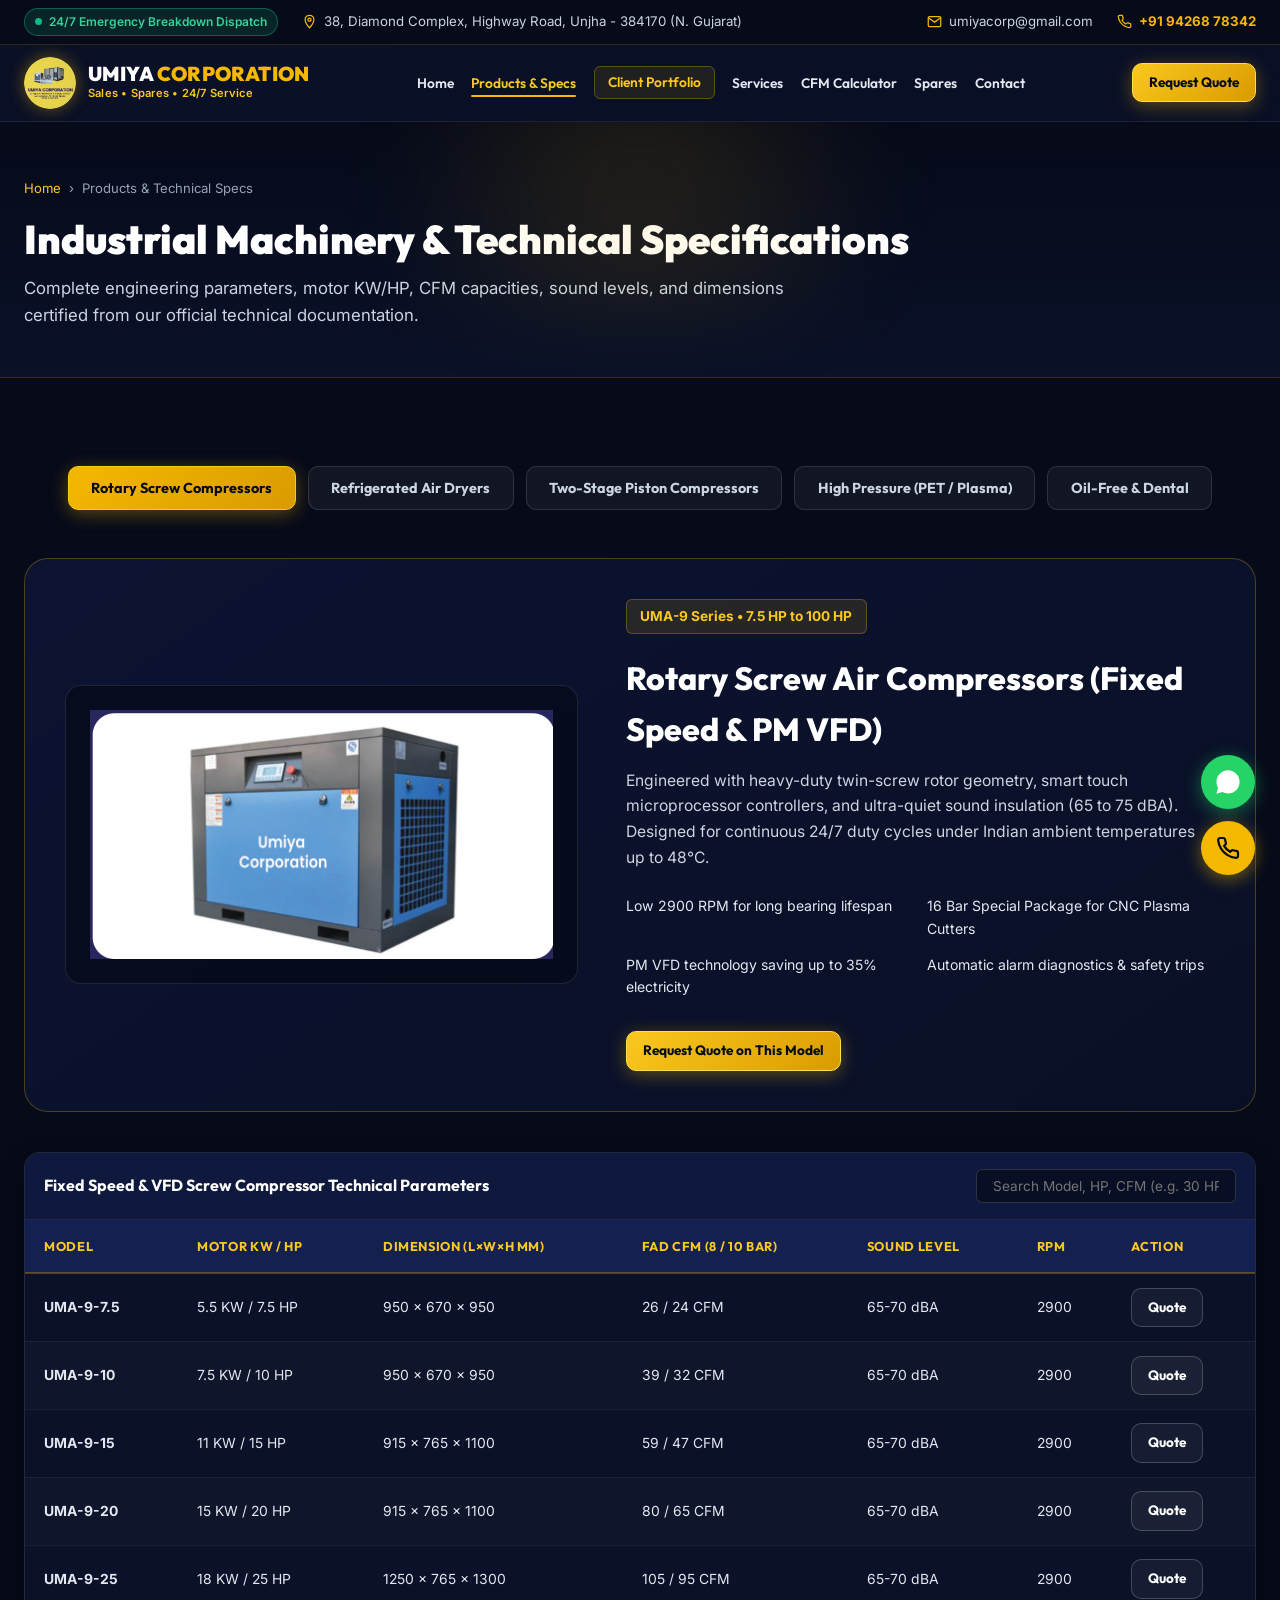
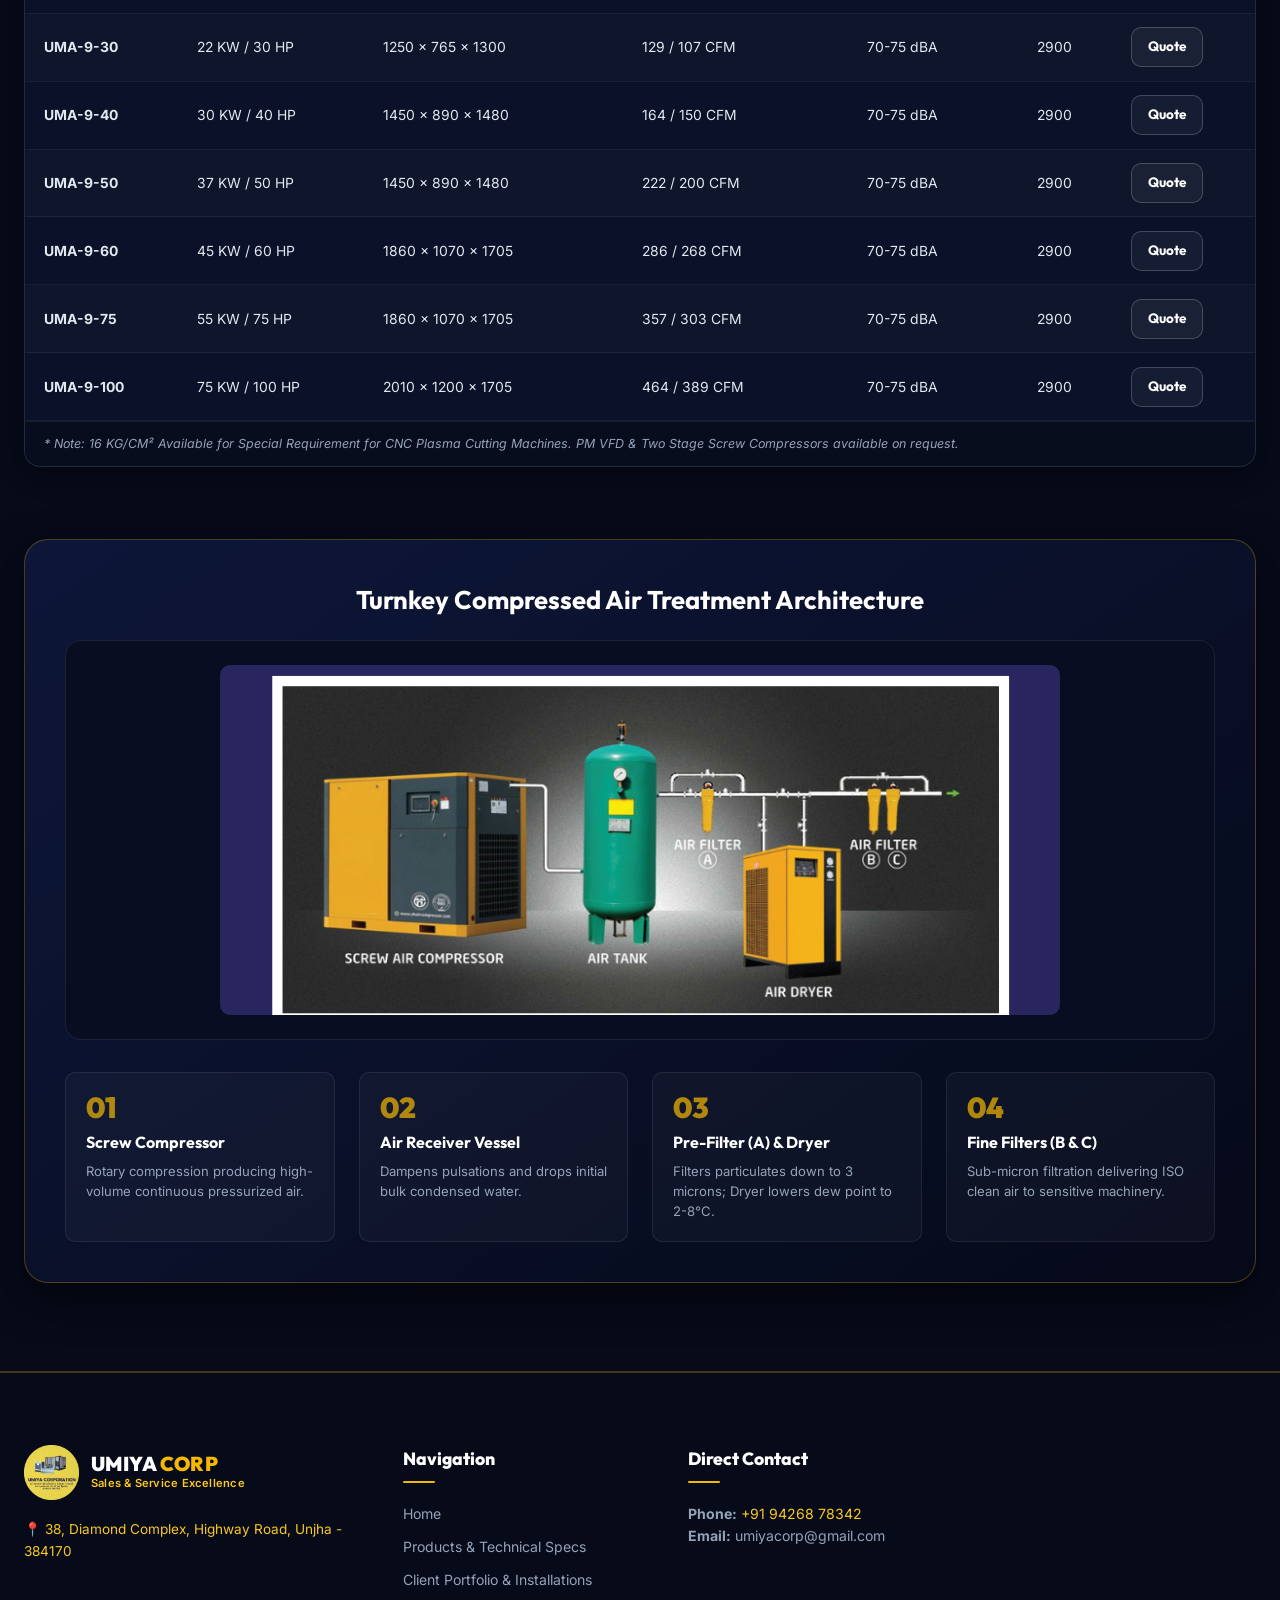
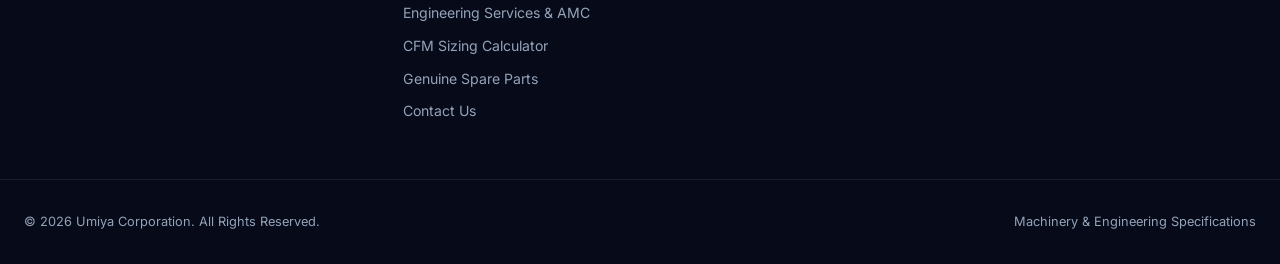
<file: products.html>
<!DOCTYPE html>
<html lang="en">
<head>
  <meta charset="UTF-8">
  <meta name="viewport" content="width=device-width, initial-scale=1.0">
  
  <title>Industrial Machinery &amp; Technical Specifications | Umiya Corporation Gujarat</title>
  <meta name="description" content="Technical specifications of Umiya Corporation's Rotary Screw Compressors (7.5-100 HP), Two-Stage Piston Compressors, Multi-Stage PET Compressors (500 PSIG), and Refrigerated Air Dryers (20-4000 CFM).">
  <link rel="canonical" href="https://www.umiyacorporation.com/products.html">

  <link rel="icon" type="image/x-icon" href="assets/favicon.ico">
  <link rel="icon" type="image/png" sizes="32x32" href="assets/favicon-32x32.png">

  <link rel="stylesheet" href="css/style.css">
</head>
<body>

  <!-- TOP BAR -->
  <div class="top-bar">
    <div class="container top-bar-inner">
      <div class="top-bar-left">
        <span class="badge-pulse"><span class="pulse-dot"></span> 24/7 Emergency Breakdown Dispatch</span>
        <div class="top-info-item">
          <svg width="15" height="15" fill="none" stroke="currentColor" stroke-width="2" viewBox="0 0 24 24"><path d="M12 2C8.13 2 5 5.13 5 9c0 5.25 7 13 7 13s7-7.75 7-13c0-3.87-3.13-7-7-7z"/><circle cx="12" cy="9" r="2.5"/></svg>
          <span class="hide-mobile">38, Diamond Complex, Highway Road, Unjha - 384170 (N. Gujarat)</span>
        </div>
      </div>
      <div class="top-bar-right">
        <div class="top-info-item">
          <svg width="15" height="15" fill="none" stroke="currentColor" stroke-width="2" viewBox="0 0 24 24"><path d="M4 4h16c1.1 0 2 .9 2 2v12c0 1.1-.9 2-2 2H4c-1.1 0-2-.9-2-2V6c0-1.1.9-2 2-2z"/><path d="m22 6-10 7L2 6"/></svg>
          <a href="mailto:umiyacorp@gmail.com">umiyacorp@gmail.com</a>
        </div>
        <div class="top-info-item text-gold" style="font-weight: 700;">
          <svg width="15" height="15" fill="none" stroke="currentColor" stroke-width="2" viewBox="0 0 24 24"><path d="M22 16.92v3a2 2 0 0 1-2.18 2 19.79 19.79 0 0 1-8.63-3.07 19.5 19.5 0 0 1-6-6 19.79 19.79 0 0 1-3.07-8.67A2 2 0 0 1 4.11 2h3a2 2 0 0 1 2 1.72 12.84 12.84 0 0 0 .7 2.81 2 2 0 0 1-.45 2.11L8.09 9.91a16 16 0 0 0 6 6l1.27-1.27a2 2 0 0 1 2.11-.45 12.84 12.84 0 0 0 2.81.7A2 2 0 0 1 22 16.92z"/></svg>
          <a href="tel:+919426878342">+91 94268 78342</a>
        </div>
      </div>
    </div>
  </div>

  <!-- NAVBAR -->
  <header class="main-header" id="mainHeader">
    <div class="container nav-container">
      <a href="index.html" class="brand-logo-wrap" title="Umiya Corporation Homepage">
        <img src="assets/logo.png" alt="Umiya Corporation Logo" class="brand-logo-img" width="52" height="52">
        <div class="brand-text-block">
          <span class="brand-title">UMIYA <span>CORPORATION</span></span>
          <span class="brand-tagline">Sales &bull; Spares &bull; 24/7 Service</span>
        </div>
      </a>

      <nav>
        <ul class="nav-menu">
          <li><a href="index.html" class="nav-link">Home</a></li>
          <li><a href="products.html" class="nav-link active">Products &amp; Specs</a></li>
          <li><a href="clients.html" class="nav-link highlight">Client Portfolio</a></li>
          <li><a href="services.html" class="nav-link">Services</a></li>
          <li><a href="calculator.html" class="nav-link">CFM Calculator</a></li>
          <li><a href="spares.html" class="nav-link">Spares</a></li>
          <li><a href="contact.html" class="nav-link">Contact</a></li>
        </ul>
      </nav>

      <div class="nav-cta-wrap">
        <a href="contact.html" class="btn btn-gold btn-sm hide-mobile">Request Quote</a>
        <button class="mobile-menu-btn" id="mobileMenuBtn" aria-label="Toggle Menu">
          <svg width="24" height="24" fill="none" stroke="currentColor" stroke-width="2" viewBox="0 0 24 24"><line x1="3" y1="12" x2="21" y2="12"/><line x1="3" y1="6" x2="21" y2="6"/><line x1="3" y1="18" x2="21" y2="18"/></svg>
        </button>
      </div>
    </div>
  </header>

  <!-- Mobile Drawer -->
  <div class="drawer-overlay" id="drawerOverlay"></div>
  <div class="mobile-nav-drawer" id="mobileNavDrawer">
    <div class="mobile-drawer-header">
      <div class="brand-logo-wrap">
        <img src="assets/logo.png" alt="Umiya Corporation" width="45" height="45">
        <span class="brand-title" style="font-size: 1.1rem;">UMIYA <span>CORP</span></span>
      </div>
      <button id="mobileMenuClose" style="background: none; color: #fff; font-size: 1.5rem;">&times;</button>
    </div>
    <ul class="mobile-nav-links">
      <li><a href="index.html" class="mobile-nav-link">Home</a></li>
      <li><a href="products.html" class="mobile-nav-link text-gold">Products &amp; Machinery</a></li>
      <li><a href="clients.html" class="mobile-nav-link text-gold">Client Portfolio &amp; Installations</a></li>
      <li><a href="services.html" class="mobile-nav-link">Engineering Services &amp; AMC</a></li>
      <li><a href="calculator.html" class="mobile-nav-link">CFM Sizing Calculator</a></li>
      <li><a href="spares.html" class="mobile-nav-link">Genuine Spares</a></li>
      <li><a href="contact.html" class="mobile-nav-link">Contact &amp; Inquiries</a></li>
    </ul>
  </div>

  <!-- INNER PAGE BANNER -->
  <section class="page-hero-banner">
    <div class="container">
      <div class="breadcrumb-nav">
        <a href="index.html">Home</a> &rsaquo; <span>Products &amp; Technical Specs</span>
      </div>
      <h1 class="page-banner-title">Industrial Machinery &amp; Technical Specifications</h1>
      <p class="page-banner-desc">
        Complete engineering parameters, motor KW/HP, CFM capacities, sound levels, and dimensions certified from our official technical documentation.
      </p>
    </div>
  </section>

  <!-- PRODUCTS SECTION WITH TABS AND SPECS -->
  <section class="section-padding products-section">
    <div class="container">
      <!-- Tabs -->
      <div class="product-nav-tabs">
        <button class="product-tab-btn active" data-tab="tabScrew">Rotary Screw Compressors</button>
        <button class="product-tab-btn" data-tab="tabDryer">Refrigerated Air Dryers</button>
        <button class="product-tab-btn" data-tab="tabPiston">Two-Stage Piston Compressors</button>
        <button class="product-tab-btn" data-tab="tabMultiStage">High Pressure (PET / Plasma)</button>
        <button class="product-tab-btn" data-tab="tabOilFree">Oil-Free &amp; Dental</button>
      </div>

      <!-- TAB 1: ROTARY SCREW -->
      <div class="product-tab-content active" id="tabScrew">
        <div class="product-feature-grid">
          <div class="product-gallery-wrap">
            <img src="assets/products/uma_9_30d_screw.png" alt="UMA-9-30D Rotary Screw Compressor" width="465" height="250">
          </div>
          <div class="product-detail-wrap">
            <span class="model-badge">UMA-9 Series &bull; 7.5 HP to 100 HP</span>
            <h3>Rotary Screw Air Compressors (Fixed Speed &amp; PM VFD)</h3>
            <p>
              Engineered with heavy-duty twin-screw rotor geometry, smart touch microprocessor controllers, and ultra-quiet sound insulation (65 to 75 dBA). Designed for continuous 24/7 duty cycles under Indian ambient temperatures up to 48°C.
            </p>
            <ul class="feature-bullets">
              <li>Low 2900 RPM for long bearing lifespan</li>
              <li>16 Bar Special Package for CNC Plasma Cutters</li>
              <li>PM VFD technology saving up to 35% electricity</li>
              <li>Automatic alarm diagnostics &amp; safety trips</li>
            </ul>
            <a href="contact.html" class="btn btn-gold btn-sm">Request Quote on This Model</a>
          </div>
        </div>

        <!-- Screw Specs Table -->
        <div class="specs-table-wrapper">
          <div class="table-filter-bar">
            <span style="font-family: var(--font-heading); font-weight: 700; color: #fff;">
              Fixed Speed &amp; VFD Screw Compressor Technical Parameters
            </span>
            <input type="text" class="table-search-input" data-target-table="screwSpecsTable" placeholder="Search Model, HP, CFM (e.g. 30 HP, 129 CFM)...">
          </div>
          <table class="specs-table" id="screwSpecsTable">
            <thead>
              <tr>
                <th>Model</th>
                <th>Motor KW / HP</th>
                <th>Dimension (L×W×H mm)</th>
                <th>FAD CFM (8 / 10 Bar)</th>
                <th>Sound Level</th>
                <th>RPM</th>
                <th>Action</th>
              </tr>
            </thead>
            <tbody>
              <tr>
                <td class="model-highlight">UMA-9-7.5</td>
                <td>5.5 KW / 7.5 HP</td>
                <td>950 × 670 × 950</td>
                <td>26 / 24 CFM</td>
                <td>65-70 dBA</td>
                <td>2900</td>
                <td><a href="contact.html" class="btn btn-outline btn-sm">Quote</a></td>
              </tr>
              <tr>
                <td class="model-highlight">UMA-9-10</td>
                <td>7.5 KW / 10 HP</td>
                <td>950 × 670 × 950</td>
                <td>39 / 32 CFM</td>
                <td>65-70 dBA</td>
                <td>2900</td>
                <td><a href="contact.html" class="btn btn-outline btn-sm">Quote</a></td>
              </tr>
              <tr>
                <td class="model-highlight">UMA-9-15</td>
                <td>11 KW / 15 HP</td>
                <td>915 × 765 × 1100</td>
                <td>59 / 47 CFM</td>
                <td>65-70 dBA</td>
                <td>2900</td>
                <td><a href="contact.html" class="btn btn-outline btn-sm">Quote</a></td>
              </tr>
              <tr>
                <td class="model-highlight">UMA-9-20</td>
                <td>15 KW / 20 HP</td>
                <td>915 × 765 × 1100</td>
                <td>80 / 65 CFM</td>
                <td>65-70 dBA</td>
                <td>2900</td>
                <td><a href="contact.html" class="btn btn-outline btn-sm">Quote</a></td>
              </tr>
              <tr>
                <td class="model-highlight">UMA-9-25</td>
                <td>18 KW / 25 HP</td>
                <td>1250 × 765 × 1300</td>
                <td>105 / 95 CFM</td>
                <td>65-70 dBA</td>
                <td>2900</td>
                <td><a href="contact.html" class="btn btn-outline btn-sm">Quote</a></td>
              </tr>
              <tr>
                <td class="model-highlight">UMA-9-30</td>
                <td>22 KW / 30 HP</td>
                <td>1250 × 765 × 1300</td>
                <td>129 / 107 CFM</td>
                <td>70-75 dBA</td>
                <td>2900</td>
                <td><a href="contact.html" class="btn btn-outline btn-sm">Quote</a></td>
              </tr>
              <tr>
                <td class="model-highlight">UMA-9-40</td>
                <td>30 KW / 40 HP</td>
                <td>1450 × 890 × 1480</td>
                <td>164 / 150 CFM</td>
                <td>70-75 dBA</td>
                <td>2900</td>
                <td><a href="contact.html" class="btn btn-outline btn-sm">Quote</a></td>
              </tr>
              <tr>
                <td class="model-highlight">UMA-9-50</td>
                <td>37 KW / 50 HP</td>
                <td>1450 × 890 × 1480</td>
                <td>222 / 200 CFM</td>
                <td>70-75 dBA</td>
                <td>2900</td>
                <td><a href="contact.html" class="btn btn-outline btn-sm">Quote</a></td>
              </tr>
              <tr>
                <td class="model-highlight">UMA-9-60</td>
                <td>45 KW / 60 HP</td>
                <td>1860 × 1070 × 1705</td>
                <td>286 / 268 CFM</td>
                <td>70-75 dBA</td>
                <td>2900</td>
                <td><a href="contact.html" class="btn btn-outline btn-sm">Quote</a></td>
              </tr>
              <tr>
                <td class="model-highlight">UMA-9-75</td>
                <td>55 KW / 75 HP</td>
                <td>1860 × 1070 × 1705</td>
                <td>357 / 303 CFM</td>
                <td>70-75 dBA</td>
                <td>2900</td>
                <td><a href="contact.html" class="btn btn-outline btn-sm">Quote</a></td>
              </tr>
              <tr>
                <td class="model-highlight">UMA-9-100</td>
                <td>75 KW / 100 HP</td>
                <td>2010 × 1200 × 1705</td>
                <td>464 / 389 CFM</td>
                <td>70-75 dBA</td>
                <td>2900</td>
                <td><a href="contact.html" class="btn btn-outline btn-sm">Quote</a></td>
              </tr>
            </tbody>
          </table>
          <div class="table-notice">
            * Note: 16 KG/CM² Available for Special Requirement for CNC Plasma Cutting Machines. PM VFD &amp; Two Stage Screw Compressors available on request.
          </div>
        </div>
      </div>

      <!-- TAB 2: DRYERS -->
      <div class="product-tab-content" id="tabDryer">
        <div class="product-feature-grid">
          <div class="product-gallery-wrap">
            <img src="assets/products/refrigerated_air_dryer.png" alt="Refrigerated Air Dryer" style="max-height: 280px;">
          </div>
          <div class="product-detail-wrap">
            <span class="model-badge">20 CFM to 4000 CFM &bull; 16 &amp; 35 Bar(g)</span>
            <h3>Refrigerated &amp; Heatless Air Dryers</h3>
            <p>
              Eliminate 100% of liquid moisture and water vapor from your compressed air pipeline. Protects sensitive pneumatic valves, laser/plasma nozzles, optical color sorters, and paint finishes against corrosion and contamination.
            </p>
            <ul class="feature-bullets">
              <li>Pressure Dew Point: 2°C to 8°C</li>
              <li>Max Inlet Air Temperature: Up to 45°C</li>
              <li>Dual Pressure Rating: 16 Bar &amp; 35 Bar(g)</li>
              <li>Eco-friendly R134a/R407C Refrigerant</li>
            </ul>
            <a href="contact.html" class="btn btn-gold btn-sm">Get Air Dryer Quote</a>
          </div>
        </div>

        <!-- Dryer Specs Table -->
        <div class="specs-table-wrapper">
          <table class="specs-table" id="dryerSpecsTable">
            <thead>
              <tr>
                <th>Dryer Model</th>
                <th>CFM Capacity</th>
                <th>Dimension (mm)</th>
                <th>Weight (Kg)</th>
                <th>Connection Size</th>
                <th>Working Pressure</th>
                <th>Power Supply</th>
              </tr>
            </thead>
            <tbody>
              <tr>
                <td class="model-highlight">UMA-9-20</td>
                <td>20 CFM</td>
                <td>590 × 450 × 590</td>
                <td>45 kg</td>
                <td>1/2" BSP</td>
                <td>16 &amp; 35 BAR(g)</td>
                <td>230V / 1P / 50 Hz</td>
              </tr>
              <tr>
                <td class="model-highlight">UMA-9-40</td>
                <td>40 CFM</td>
                <td>610 × 460 × 690</td>
                <td>55 kg</td>
                <td>1/2" BSP</td>
                <td>16 &amp; 35 BAR(g)</td>
                <td>230V / 1P / 50 Hz</td>
              </tr>
              <tr>
                <td class="model-highlight">UMA-9-60</td>
                <td>60 CFM</td>
                <td>610 × 460 × 690</td>
                <td>55 kg</td>
                <td>1" BSP</td>
                <td>16 &amp; 35 BAR(g)</td>
                <td>230V / 1P / 50 Hz</td>
              </tr>
              <tr>
                <td class="model-highlight">UMA-9-80</td>
                <td>80 CFM</td>
                <td>770 × 560 × 790</td>
                <td>95 kg</td>
                <td>1" BSP</td>
                <td>16 &amp; 35 BAR(g)</td>
                <td>230V / 1P / 50 Hz</td>
              </tr>
              <tr>
                <td class="model-highlight">UMA-9-100</td>
                <td>100 CFM</td>
                <td>770 × 560 × 790</td>
                <td>100 kg</td>
                <td>1" BSP</td>
                <td>16 &amp; 35 BAR(g)</td>
                <td>230V / 1P / 50 Hz</td>
              </tr>
              <tr>
                <td class="model-highlight">UMA-9-150</td>
                <td>150 CFM</td>
                <td>920 × 610 × 920</td>
                <td>120 kg</td>
                <td>1.5" BSP</td>
                <td>16 &amp; 35 BAR(g)</td>
                <td>230V / 1P / 50 Hz</td>
              </tr>
              <tr>
                <td class="model-highlight">UMA-9-200</td>
                <td>200 CFM</td>
                <td>920 × 610 × 920</td>
                <td>130 kg</td>
                <td>1.5" BSP</td>
                <td>16 &amp; 35 BAR(g)</td>
                <td>230V / 1P / 50 Hz</td>
              </tr>
              <tr>
                <td class="model-highlight">UMA-9-250</td>
                <td>250 CFM</td>
                <td>1020 × 610 × 1000</td>
                <td>160 kg</td>
                <td>1.5" BSP</td>
                <td>16 &amp; 35 BAR(g)</td>
                <td>230V / 1P / 50 Hz</td>
              </tr>
              <tr>
                <td class="model-highlight">UMA-9-300</td>
                <td>300 CFM</td>
                <td>1020 × 610 × 1000</td>
                <td>190 kg</td>
                <td>2" BSP</td>
                <td>16 &amp; 35 BAR(g)</td>
                <td>230V / 1P / 50 Hz</td>
              </tr>
            </tbody>
          </table>
        </div>
      </div>

      <!-- TAB 3: TWO-STAGE PISTON -->
      <div class="product-tab-content" id="tabPiston">
        <div class="product-feature-grid">
          <div class="product-gallery-wrap">
            <img src="assets/products/two_stage_piston_heavy.png" alt="Two Stage Piston Compressor" width="490" height="335">
          </div>
          <div class="product-detail-wrap">
            <span class="model-badge">UMA-9-234 to UMA-9-25T &bull; 2 to 25 HP</span>
            <h3>Two Stage Industrial Piston Compressors</h3>
            <p>
              Engineered for total air systems in small-to-medium industrial plants or as backup systems. Widely used for pneumatic presses, road construction machines, auto garages, plastic processing, and foundries.
            </p>
            <ul class="feature-bullets">
              <li>Maximum Pressure: 175 PSIG (12.3 KG/CM²)</li>
              <li>Heavy-Duty Cast Iron Cylinder Block</li>
              <li>Air Receiver Tank Sizes: 150 to 500 Liters</li>
              <li>Forged steel crankshaft and connecting rods</li>
            </ul>
            <a href="contact.html" class="btn btn-gold btn-sm">Get Piston Quote</a>
          </div>
        </div>

        <div class="specs-table-wrapper">
          <table class="specs-table" id="pistonSpecsTable">
            <thead>
              <tr>
                <th>Model</th>
                <th>Motor HP</th>
                <th>No. of Cylinders</th>
                <th>Piston Displacement (CFM)</th>
                <th>Max Pressure (PSIG / KG/CM²)</th>
                <th>Air Receiver (Ltr)</th>
              </tr>
            </thead>
            <tbody>
              <tr><td class="model-highlight">UMA-9-234</td><td>2 &amp; 3 HP</td><td>2</td><td>7.46 / 9.79 CFM</td><td>175 PSIG (12.3 KG/CM²)</td><td>150 Ltr</td></tr>
              <tr><td class="model-highlight">UMA-9-2340</td><td>3 HP</td><td>2</td><td>11.25 CFM</td><td>175 PSIG (12.3 KG/CM²)</td><td>150 Ltr</td></tr>
              <tr><td class="model-highlight">UMA-9-242</td><td>5 HP</td><td>2</td><td>17.32 CFM</td><td>175 PSIG (12.3 KG/CM²)</td><td>225 Ltr</td></tr>
              <tr><td class="model-highlight">UMA-9-2475</td><td>5 HP</td><td>2</td><td>17.32 CFM</td><td>175 PSIG (12.3 KG/CM²)</td><td>225 Ltr</td></tr>
              <tr><td class="model-highlight">UMA-9-253</td><td>7.5 HP</td><td>2</td><td>26.4 CFM</td><td>175 PSIG (12.3 KG/CM²)</td><td>225 Ltr</td></tr>
              <tr><td class="model-highlight">UMA-9-2545</td><td>7.5 / 10 HP</td><td>2</td><td>29.8 / 37.8 CFM</td><td>175 PSIG (12.3 KG/CM²)</td><td>300 Ltr</td></tr>
              <tr><td class="model-highlight">UMA-9-71T2</td><td>10 / 12.5 HP</td><td>2</td><td>40 / 49 CFM</td><td>175 PSIG (12.3 KG/CM²)</td><td>300 Ltr</td></tr>
              <tr><td class="model-highlight">UMA-9-15T</td><td>15 / 20 HP</td><td>3</td><td>63 / 81 CFM</td><td>175 PSIG (12.3 KG/CM²)</td><td>500 Ltr</td></tr>
              <tr><td class="model-highlight">UMA-9-25T</td><td>20 / 25 HP</td><td>3</td><td>81 / 99 CFM</td><td>175 PSIG (12.3 KG/CM²)</td><td>500 Ltr</td></tr>
            </tbody>
          </table>
        </div>
      </div>

      <!-- TAB 4: HIGH PRESSURE PET -->
      <div class="product-tab-content" id="tabMultiStage">
        <div class="product-feature-grid">
          <div class="product-gallery-wrap">
            <img src="assets/products/multi_stage_high_pressure.png" alt="Multi Stage High Pressure Compressor" width="490" height="335">
          </div>
          <div class="product-detail-wrap">
            <span class="model-badge">Up to 70 KG/CM²G (1000 PSIG) &bull; PET Bottle Blow</span>
            <h3>Multi-Stage High Pressure Air Compressors</h3>
            <p>
              Specifically designed for high pressure compressed air requirements up to 70 KG/CM²G (1000 PSIG). The industry standard for PET bottle blow molding machinery, air blast circuit breaking, and pneumatically operated air braking systems.
            </p>
            <ul class="feature-bullets">
              <li>Maximum Pressure: 500 PSIG (35 KG/CM²) to 1000 PSIG</li>
              <li>Air Receiver Tank Sizes: 150 to 500 Liters (Heavy Gauge)</li>
              <li>High FAD CFM delivery for rapid blow molding cycles</li>
              <li>Multi-stage intercooling with moisture drain</li>
            </ul>
            <a href="contact.html" class="btn btn-gold btn-sm">Inquire for PET Plant</a>
          </div>
        </div>

        <div class="specs-table-wrapper">
          <table class="specs-table">
            <thead>
              <tr>
                <th>Model</th>
                <th>Motor HP</th>
                <th>No. of Cylinders</th>
                <th>CFM (PD / FAD)</th>
                <th>Max Pressure (PSIG / KG/CM²)</th>
                <th>Air Receiver (Ltr)</th>
              </tr>
            </thead>
            <tbody>
              <tr><td class="model-highlight">UMA-9-231</td><td>3 HP</td><td>2</td><td>7.4 / 4.80 CFM</td><td>500 PSIG (35 KG/CM²)</td><td>150 Ltr</td></tr>
              <tr><td class="model-highlight">UMA-9-7T2</td><td>7.5 HP</td><td>2</td><td>24.75 / 14.50 CFM</td><td>500 PSIG (35 KG/CM²)</td><td>300 Ltr</td></tr>
              <tr><td class="model-highlight">UMA-9-15T2 (15 HP)</td><td>15 HP</td><td>3</td><td>41.25 / 31.41 CFM</td><td>500 PSIG (35 KG/CM²)</td><td>500 Ltr</td></tr>
              <tr><td class="model-highlight">UMA-9-15T2 (20 HP)</td><td>20 HP</td><td>3</td><td>49.50 / 37.70 CFM</td><td>500 PSIG (35 KG/CM²)</td><td>500 Ltr</td></tr>
            </tbody>
          </table>
        </div>
      </div>

      <!-- TAB 5: OIL-FREE & DENTAL -->
      <div class="product-tab-content" id="tabOilFree">
        <div class="product-feature-grid">
          <div class="product-gallery-wrap">
            <img src="assets/products/dental_compressor.png" alt="Dental Clean Air Compressor" width="385" height="255">
          </div>
          <div class="product-detail-wrap">
            <span class="model-badge">100% Oil-Free &bull; ISO 8573-1 Class 0</span>
            <h3>Oil-Free Piston &amp; Dental Medical Compressors</h3>
            <p>
              When compressed air comes into direct contact with food, beverages, pharmaceutical tablets, sterile implants, or dental surgery instruments, zero oil contamination is mandatory. Certified oil-free compressors with PTFE self-lubricating piston rings and epoxy-lined receivers.
            </p>
            <ul class="feature-bullets">
              <li>1HP Dental Medical Compressor with Silent Enclosure</li>
              <li>Max Pressure: 8 KG/CM² Clean Working Pressure</li>
              <li>Zero Oil in Compression Chamber Guaranteed</li>
              <li>100 to 500 Liters Epoxy Coated Vessel</li>
            </ul>
            <a href="contact.html" class="btn btn-gold btn-sm">Get Oil-Free Catalog</a>
          </div>
        </div>

        <div class="specs-table-wrapper">
          <table class="specs-table">
            <thead>
              <tr>
                <th>Model</th>
                <th>Motor HP</th>
                <th>PD CFM</th>
                <th>Max Pressure (KG/CM²)</th>
                <th>Air Receiver (Ltrs)</th>
              </tr>
            </thead>
            <tbody>
              <tr><td class="model-highlight">UMA-9-234 O</td><td>2 HP &amp; 3 HP</td><td>7 &amp; 7.5 CFM</td><td>8 KG/CM²</td><td>100 / 150 Ltr</td></tr>
              <tr><td class="model-highlight">UMA-9-242 O</td><td>5 HP</td><td>15 CFM</td><td>8 KG/CM²</td><td>200 Ltr</td></tr>
              <tr><td class="model-highlight">UMA-9-253 O</td><td>7.5 HP</td><td>21 CFM</td><td>8 KG/CM²</td><td>250 Ltr</td></tr>
              <tr><td class="model-highlight">UMA-9-71T O</td><td>10 HP</td><td>32 CFM</td><td>8 KG/CM²</td><td>300 Ltr</td></tr>
              <tr><td class="model-highlight">UMA-9-15T O (15 HP)</td><td>15 HP</td><td>45 CFM</td><td>8 KG/CM²</td><td>500 Ltr</td></tr>
              <tr><td class="model-highlight">UMA-9-15T O (20 HP)</td><td>20 HP</td><td>60 CFM</td><td>8 KG/CM²</td><td>500 Ltr</td></tr>
            </tbody>
          </table>
        </div>
      </div>

      <!-- Turnkey Air System Schematic -->
      <div style="margin-top: 4.5rem;">
        <div class="schematic-card">
          <h3 style="font-family: var(--font-heading); font-size: 1.6rem; color: #fff; margin-bottom: 1.2rem; text-align: center;">
            Turnkey Compressed Air Treatment Architecture
          </h3>
          <div class="schematic-img-wrap">
            <img src="assets/products/complete_air_system.png" alt="Complete Compressed Air Treatment Line Diagram" width="840" height="350">
          </div>
          <div class="schematic-steps-grid">
            <div class="schematic-step-item">
              <div class="step-num">01</div>
              <h4 class="step-title">Screw Compressor</h4>
              <p class="step-desc">Rotary compression producing high-volume continuous pressurized air.</p>
            </div>
            <div class="schematic-step-item">
              <div class="step-num">02</div>
              <h4 class="step-title">Air Receiver Vessel</h4>
              <p class="step-desc">Dampens pulsations and drops initial bulk condensed water.</p>
            </div>
            <div class="schematic-step-item">
              <div class="step-num">03</div>
              <h4 class="step-title">Pre-Filter (A) &amp; Dryer</h4>
              <p class="step-desc">Filters particulates down to 3 microns; Dryer lowers dew point to 2-8°C.</p>
            </div>
            <div class="schematic-step-item">
              <div class="step-num">04</div>
              <h4 class="step-title">Fine Filters (B &amp; C)</h4>
              <p class="step-desc">Sub-micron filtration delivering ISO clean air to sensitive machinery.</p>
            </div>
          </div>
        </div>
      </div>

    </div>
  </section>

  <!-- FOOTER -->
  <footer class="main-footer">
    <div class="container footer-grid">
      <div class="footer-col">
        <div class="brand-logo-wrap" style="margin-bottom: 1.2rem;">
          <img src="assets/logo.png" alt="Umiya Corporation" width="55" height="55">
          <div class="brand-text-block">
            <span class="brand-title">UMIYA <span>CORP</span></span>
            <span class="brand-tagline">Sales &amp; Service Excellence</span>
          </div>
        </div>
        <p style="font-size: 0.85rem; color: var(--gold-400);">📍 38, Diamond Complex, Highway Road, Unjha - 384170</p>
      </div>
      <div class="footer-col">
        <h4>Navigation</h4>
        <ul class="footer-links-list">
          <li><a href="index.html">Home</a></li>
          <li><a href="products.html">Products &amp; Technical Specs</a></li>
          <li><a href="clients.html">Client Portfolio &amp; Installations</a></li>
          <li><a href="services.html">Engineering Services &amp; AMC</a></li>
          <li><a href="calculator.html">CFM Sizing Calculator</a></li>
          <li><a href="spares.html">Genuine Spare Parts</a></li>
          <li><a href="contact.html">Contact Us</a></li>
        </ul>
      </div>
      <div class="footer-col">
        <h4>Direct Contact</h4>
        <p><strong>Phone:</strong> <a href="tel:+919426878342" style="color: var(--gold-400);">+91 94268 78342</a></p>
        <p><strong>Email:</strong> <a href="mailto:umiyacorp@gmail.com">umiyacorp@gmail.com</a></p>
      </div>
    </div>
    <div class="container footer-bottom">
      <div>&copy; 2026 Umiya Corporation. All Rights Reserved.</div>
      <div>Machinery &amp; Engineering Specifications</div>
    </div>
  </footer>

  <!-- FLOATING ACTIONS -->
  <div class="floating-actions">
    <a href="https://web.whatsapp.com/send?phone=919426878342&text=Hello%20Umiya%20Corporation,%20I%20have%20an%20inquiry" target="_blank" class="float-btn float-whatsapp" aria-label="Chat on WhatsApp">
      <svg width="28" height="28" fill="currentColor" viewBox="0 0 24 24"><path d="M12.04 2c-5.46 0-9.91 4.45-9.91 9.91 0 1.75.46 3.45 1.32 4.95L2.05 22l5.25-1.38c1.45.79 3.08 1.21 4.74 1.21 5.46 0 9.91-4.45 9.91-9.91 0-5.46-4.45-9.92-9.91-9.92z"/></svg>
      <span class="float-tooltip">Chat with Engineer</span>
    </a>
    <a href="tel:+919426878342" class="float-btn float-call" aria-label="Call Umiya Corporation">
      <svg width="24" height="24" fill="none" stroke="currentColor" stroke-width="2.2" viewBox="0 0 24 24"><path d="M22 16.92v3a2 2 0 0 1-2.18 2 19.79 19.79 0 0 1-8.63-3.07 19.5 19.5 0 0 1-6-6 19.79 19.79 0 0 1-3.07-8.67A2 2 0 0 1 4.11 2h3a2 2 0 0 1 2 1.72 12.84 12.84 0 0 0 .7 2.81 2 2 0 0 1-.45 2.11L8.09 9.91a16 16 0 0 0 6 6l1.27-1.27a2 2 0 0 1 2.11-.45 12.84 12.84 0 0 0 2.81.7A2 2 0 0 1 22 16.92z"/></svg>
      <span class="float-tooltip">Call: +91 94268 78342</span>
    </a>
  </div>

  <script src="js/app.js"></script>
</body>
</html>
</file>
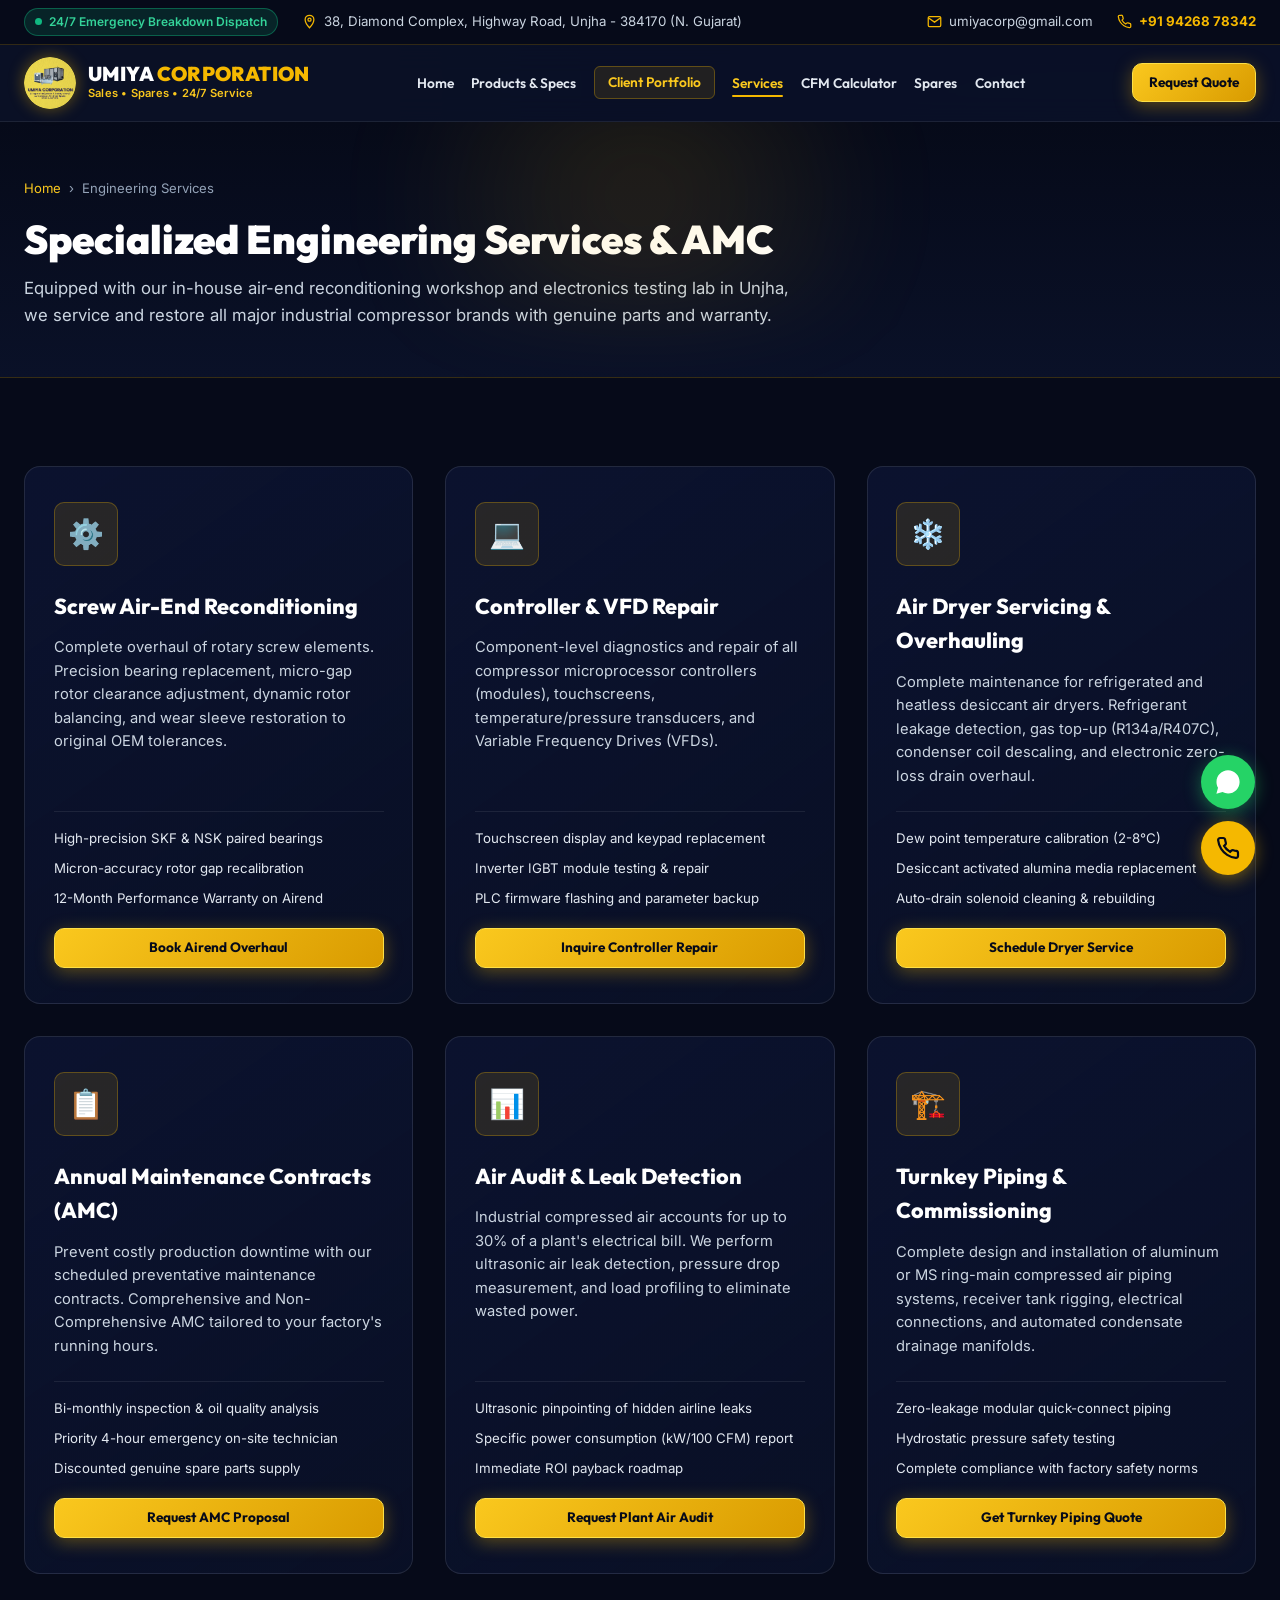
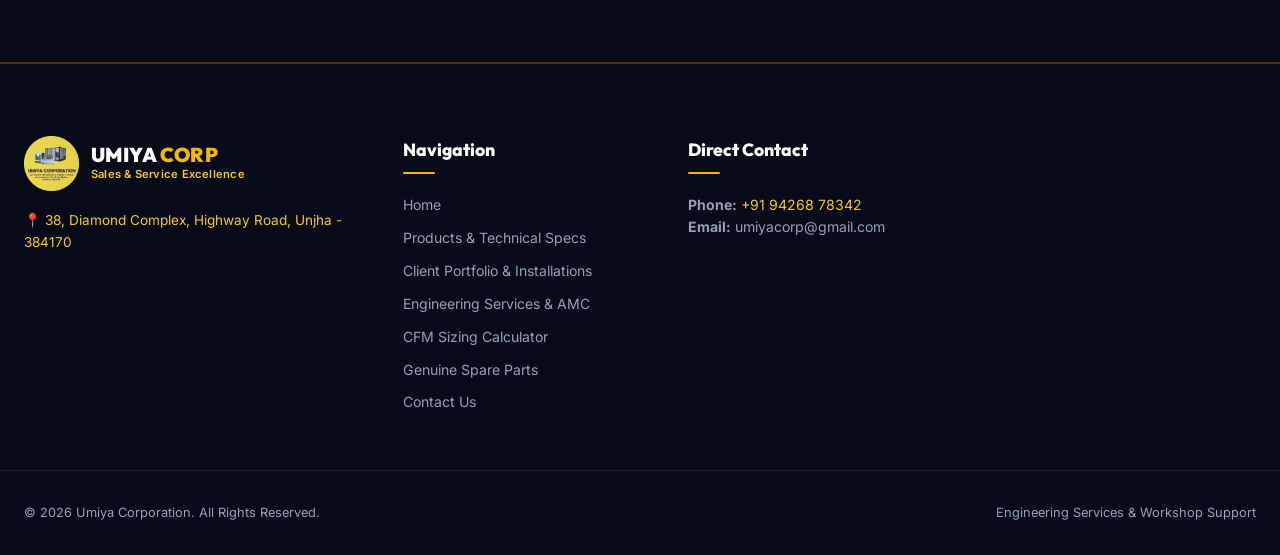
<file: services.html>
<!DOCTYPE html>
<html lang="en">
<head>
  <meta charset="UTF-8">
  <meta name="viewport" content="width=device-width, initial-scale=1.0">
  
  <title>Engineering Services &amp; AMC | Umiya Corporation Unjha Gujarat</title>
  <meta name="description" content="Specialized rotary screw air-end reconditioning, compressor controller/VFD repair, air dryer servicing, and Annual Maintenance Contracts (AMC) in Gujarat by Umiya Corporation.">
  <link rel="canonical" href="https://www.umiyacorporation.com/services.html">

  <link rel="icon" type="image/x-icon" href="assets/favicon.ico">
  <link rel="icon" type="image/png" sizes="32x32" href="assets/favicon-32x32.png">

  <link rel="stylesheet" href="css/style.css">
</head>
<body>

  <!-- TOP BAR -->
  <div class="top-bar">
    <div class="container top-bar-inner">
      <div class="top-bar-left">
        <span class="badge-pulse"><span class="pulse-dot"></span> 24/7 Emergency Breakdown Dispatch</span>
        <div class="top-info-item">
          <svg width="15" height="15" fill="none" stroke="currentColor" stroke-width="2" viewBox="0 0 24 24"><path d="M12 2C8.13 2 5 5.13 5 9c0 5.25 7 13 7 13s7-7.75 7-13c0-3.87-3.13-7-7-7z"/><circle cx="12" cy="9" r="2.5"/></svg>
          <span class="hide-mobile">38, Diamond Complex, Highway Road, Unjha - 384170 (N. Gujarat)</span>
        </div>
      </div>
      <div class="top-bar-right">
        <div class="top-info-item">
          <svg width="15" height="15" fill="none" stroke="currentColor" stroke-width="2" viewBox="0 0 24 24"><path d="M4 4h16c1.1 0 2 .9 2 2v12c0 1.1-.9 2-2 2H4c-1.1 0-2-.9-2-2V6c0-1.1.9-2 2-2z"/><path d="m22 6-10 7L2 6"/></svg>
          <a href="mailto:umiyacorp@gmail.com">umiyacorp@gmail.com</a>
        </div>
        <div class="top-info-item text-gold" style="font-weight: 700;">
          <svg width="15" height="15" fill="none" stroke="currentColor" stroke-width="2" viewBox="0 0 24 24"><path d="M22 16.92v3a2 2 0 0 1-2.18 2 19.79 19.79 0 0 1-8.63-3.07 19.5 19.5 0 0 1-6-6 19.79 19.79 0 0 1-3.07-8.67A2 2 0 0 1 4.11 2h3a2 2 0 0 1 2 1.72 12.84 12.84 0 0 0 .7 2.81 2 2 0 0 1-.45 2.11L8.09 9.91a16 16 0 0 0 6 6l1.27-1.27a2 2 0 0 1 2.11-.45 12.84 12.84 0 0 0 2.81.7A2 2 0 0 1 22 16.92z"/></svg>
          <a href="tel:+919426878342">+91 94268 78342</a>
        </div>
      </div>
    </div>
  </div>

  <!-- NAVBAR -->
  <header class="main-header" id="mainHeader">
    <div class="container nav-container">
      <a href="index.html" class="brand-logo-wrap" title="Umiya Corporation Homepage">
        <img src="assets/logo.png" alt="Umiya Corporation Logo" class="brand-logo-img" width="52" height="52">
        <div class="brand-text-block">
          <span class="brand-title">UMIYA <span>CORPORATION</span></span>
          <span class="brand-tagline">Sales &bull; Spares &bull; 24/7 Service</span>
        </div>
      </a>

      <nav>
        <ul class="nav-menu">
          <li><a href="index.html" class="nav-link">Home</a></li>
          <li><a href="products.html" class="nav-link">Products &amp; Specs</a></li>
          <li><a href="clients.html" class="nav-link highlight">Client Portfolio</a></li>
          <li><a href="services.html" class="nav-link active">Services</a></li>
          <li><a href="calculator.html" class="nav-link">CFM Calculator</a></li>
          <li><a href="spares.html" class="nav-link">Spares</a></li>
          <li><a href="contact.html" class="nav-link">Contact</a></li>
        </ul>
      </nav>

      <div class="nav-cta-wrap">
        <a href="contact.html" class="btn btn-gold btn-sm hide-mobile">Request Quote</a>
        <button class="mobile-menu-btn" id="mobileMenuBtn" aria-label="Toggle Menu">
          <svg width="24" height="24" fill="none" stroke="currentColor" stroke-width="2" viewBox="0 0 24 24"><line x1="3" y1="12" x2="21" y2="12"/><line x1="3" y1="6" x2="21" y2="6"/><line x1="3" y1="18" x2="21" y2="18"/></svg>
        </button>
      </div>
    </div>
  </header>

  <!-- Mobile Drawer -->
  <div class="drawer-overlay" id="drawerOverlay"></div>
  <div class="mobile-nav-drawer" id="mobileNavDrawer">
    <div class="mobile-drawer-header">
      <div class="brand-logo-wrap">
        <img src="assets/logo.png" alt="Umiya Corporation" width="45" height="45">
        <span class="brand-title" style="font-size: 1.1rem;">UMIYA <span>CORP</span></span>
      </div>
      <button id="mobileMenuClose" style="background: none; color: #fff; font-size: 1.5rem;">&times;</button>
    </div>
    <ul class="mobile-nav-links">
      <li><a href="index.html" class="mobile-nav-link">Home</a></li>
      <li><a href="products.html" class="mobile-nav-link">Products &amp; Machinery</a></li>
      <li><a href="clients.html" class="mobile-nav-link text-gold">Client Portfolio &amp; Installations</a></li>
      <li><a href="services.html" class="mobile-nav-link text-gold">Engineering Services &amp; AMC</a></li>
      <li><a href="calculator.html" class="mobile-nav-link">CFM Sizing Calculator</a></li>
      <li><a href="spares.html" class="mobile-nav-link">Genuine Spares</a></li>
      <li><a href="contact.html" class="mobile-nav-link">Contact &amp; Inquiries</a></li>
    </ul>
  </div>

  <!-- INNER PAGE BANNER -->
  <section class="page-hero-banner">
    <div class="container">
      <div class="breadcrumb-nav">
        <a href="index.html">Home</a> &rsaquo; <span>Engineering Services</span>
      </div>
      <h1 class="page-banner-title">Specialized Engineering Services &amp; AMC</h1>
      <p class="page-banner-desc">
        Equipped with our in-house air-end reconditioning workshop and electronics testing lab in Unjha, we service and restore all major industrial compressor brands with genuine parts and warranty.
      </p>
    </div>
  </section>

  <!-- SERVICES GRID SECTION -->
  <section class="section-padding" style="background: var(--navy-950);">
    <div class="container">
      <div class="services-grid">

        <!-- Service 1 -->
        <article class="service-card">
          <div class="service-icon-box">⚙️</div>
          <h3 class="service-title">Screw Air-End Reconditioning</h3>
          <p class="service-desc">
            Complete overhaul of rotary screw elements. Precision bearing replacement, micro-gap rotor clearance adjustment, dynamic rotor balancing, and wear sleeve restoration to original OEM tolerances.
          </p>
          <ul class="service-features-list">
            <li>High-precision SKF &amp; NSK paired bearings</li>
            <li>Micron-accuracy rotor gap recalibration</li>
            <li>12-Month Performance Warranty on Airend</li>
          </ul>
          <a href="contact.html" class="btn btn-gold btn-sm" style="margin-top: 1.2rem;">Book Airend Overhaul</a>
        </article>

        <!-- Service 2 -->
        <article class="service-card">
          <div class="service-icon-box">💻</div>
          <h3 class="service-title">Controller &amp; VFD Repair</h3>
          <p class="service-desc">
            Component-level diagnostics and repair of all compressor microprocessor controllers (modules), touchscreens, temperature/pressure transducers, and Variable Frequency Drives (VFDs).
          </p>
          <ul class="service-features-list">
            <li>Touchscreen display and keypad replacement</li>
            <li>Inverter IGBT module testing &amp; repair</li>
            <li>PLC firmware flashing and parameter backup</li>
          </ul>
          <a href="contact.html" class="btn btn-gold btn-sm" style="margin-top: 1.2rem;">Inquire Controller Repair</a>
        </article>

        <!-- Service 3 -->
        <article class="service-card">
          <div class="service-icon-box">❄️</div>
          <h3 class="service-title">Air Dryer Servicing &amp; Overhauling</h3>
          <p class="service-desc">
            Complete maintenance for refrigerated and heatless desiccant air dryers. Refrigerant leakage detection, gas top-up (R134a/R407C), condenser coil descaling, and electronic zero-loss drain overhaul.
          </p>
          <ul class="service-features-list">
            <li>Dew point temperature calibration (2-8°C)</li>
            <li>Desiccant activated alumina media replacement</li>
            <li>Auto-drain solenoid cleaning &amp; rebuilding</li>
          </ul>
          <a href="contact.html" class="btn btn-gold btn-sm" style="margin-top: 1.2rem;">Schedule Dryer Service</a>
        </article>

        <!-- Service 4 -->
        <article class="service-card">
          <div class="service-icon-box">📋</div>
          <h3 class="service-title">Annual Maintenance Contracts (AMC)</h3>
          <p class="service-desc">
            Prevent costly production downtime with our scheduled preventative maintenance contracts. Comprehensive and Non-Comprehensive AMC tailored to your factory's running hours.
          </p>
          <ul class="service-features-list">
            <li>Bi-monthly inspection &amp; oil quality analysis</li>
            <li>Priority 4-hour emergency on-site technician</li>
            <li>Discounted genuine spare parts supply</li>
          </ul>
          <a href="contact.html" class="btn btn-gold btn-sm" style="margin-top: 1.2rem;">Request AMC Proposal</a>
        </article>

        <!-- Service 5 -->
        <article class="service-card">
          <div class="service-icon-box">📊</div>
          <h3 class="service-title">Air Audit &amp; Leak Detection</h3>
          <p class="service-desc">
            Industrial compressed air accounts for up to 30% of a plant's electrical bill. We perform ultrasonic air leak detection, pressure drop measurement, and load profiling to eliminate wasted power.
          </p>
          <ul class="service-features-list">
            <li>Ultrasonic pinpointing of hidden airline leaks</li>
            <li>Specific power consumption (kW/100 CFM) report</li>
            <li>Immediate ROI payback roadmap</li>
          </ul>
          <a href="contact.html" class="btn btn-gold btn-sm" style="margin-top: 1.2rem;">Request Plant Air Audit</a>
        </article>

        <!-- Service 6 -->
        <article class="service-card">
          <div class="service-icon-box">🏗️</div>
          <h3 class="service-title">Turnkey Piping &amp; Commissioning</h3>
          <p class="service-desc">
            Complete design and installation of aluminum or MS ring-main compressed air piping systems, receiver tank rigging, electrical connections, and automated condensate drainage manifolds.
          </p>
          <ul class="service-features-list">
            <li>Zero-leakage modular quick-connect piping</li>
            <li>Hydrostatic pressure safety testing</li>
            <li>Complete compliance with factory safety norms</li>
          </ul>
          <a href="contact.html" class="btn btn-gold btn-sm" style="margin-top: 1.2rem;">Get Turnkey Piping Quote</a>
        </article>

      </div>
    </div>
  </section>

  <!-- FOOTER -->
  <footer class="main-footer">
    <div class="container footer-grid">
      <div class="footer-col">
        <div class="brand-logo-wrap" style="margin-bottom: 1.2rem;">
          <img src="assets/logo.png" alt="Umiya Corporation" width="55" height="55">
          <div class="brand-text-block">
            <span class="brand-title">UMIYA <span>CORP</span></span>
            <span class="brand-tagline">Sales &amp; Service Excellence</span>
          </div>
        </div>
        <p style="font-size: 0.85rem; color: var(--gold-400);">📍 38, Diamond Complex, Highway Road, Unjha - 384170</p>
      </div>
      <div class="footer-col">
        <h4>Navigation</h4>
        <ul class="footer-links-list">
          <li><a href="index.html">Home</a></li>
          <li><a href="products.html">Products &amp; Technical Specs</a></li>
          <li><a href="clients.html">Client Portfolio &amp; Installations</a></li>
          <li><a href="services.html">Engineering Services &amp; AMC</a></li>
          <li><a href="calculator.html">CFM Sizing Calculator</a></li>
          <li><a href="spares.html">Genuine Spare Parts</a></li>
          <li><a href="contact.html">Contact Us</a></li>
        </ul>
      </div>
      <div class="footer-col">
        <h4>Direct Contact</h4>
        <p><strong>Phone:</strong> <a href="tel:+919426878342" style="color: var(--gold-400);">+91 94268 78342</a></p>
        <p><strong>Email:</strong> <a href="mailto:umiyacorp@gmail.com">umiyacorp@gmail.com</a></p>
      </div>
    </div>
    <div class="container footer-bottom">
      <div>&copy; 2026 Umiya Corporation. All Rights Reserved.</div>
      <div>Engineering Services &amp; Workshop Support</div>
    </div>
  </footer>

  <!-- FLOATING ACTIONS -->
  <div class="floating-actions">
    <a href="https://web.whatsapp.com/send?phone=919426878342&text=Hello%20Umiya%20Corporation,%20I%20need%20service%20support" target="_blank" class="float-btn float-whatsapp" aria-label="Chat on WhatsApp">
      <svg width="28" height="28" fill="currentColor" viewBox="0 0 24 24"><path d="M12.04 2c-5.46 0-9.91 4.45-9.91 9.91 0 1.75.46 3.45 1.32 4.95L2.05 22l5.25-1.38c1.45.79 3.08 1.21 4.74 1.21 5.46 0 9.91-4.45 9.91-9.91 0-5.46-4.45-9.92-9.91-9.92z"/></svg>
      <span class="float-tooltip">Chat with Engineer</span>
    </a>
    <a href="tel:+919426878342" class="float-btn float-call" aria-label="Call Umiya Corporation">
      <svg width="24" height="24" fill="none" stroke="currentColor" stroke-width="2.2" viewBox="0 0 24 24"><path d="M22 16.92v3a2 2 0 0 1-2.18 2 19.79 19.79 0 0 1-8.63-3.07 19.5 19.5 0 0 1-6-6 19.79 19.79 0 0 1-3.07-8.67A2 2 0 0 1 4.11 2h3a2 2 0 0 1 2 1.72 12.84 12.84 0 0 0 .7 2.81 2 2 0 0 1-.45 2.11L8.09 9.91a16 16 0 0 0 6 6l1.27-1.27a2 2 0 0 1 2.11-.45 12.84 12.84 0 0 0 2.81.7A2 2 0 0 1 22 16.92z"/></svg>
      <span class="float-tooltip">Call: +91 94268 78342</span>
    </a>
  </div>

  <script src="js/app.js"></script>
</body>
</html>
</file>
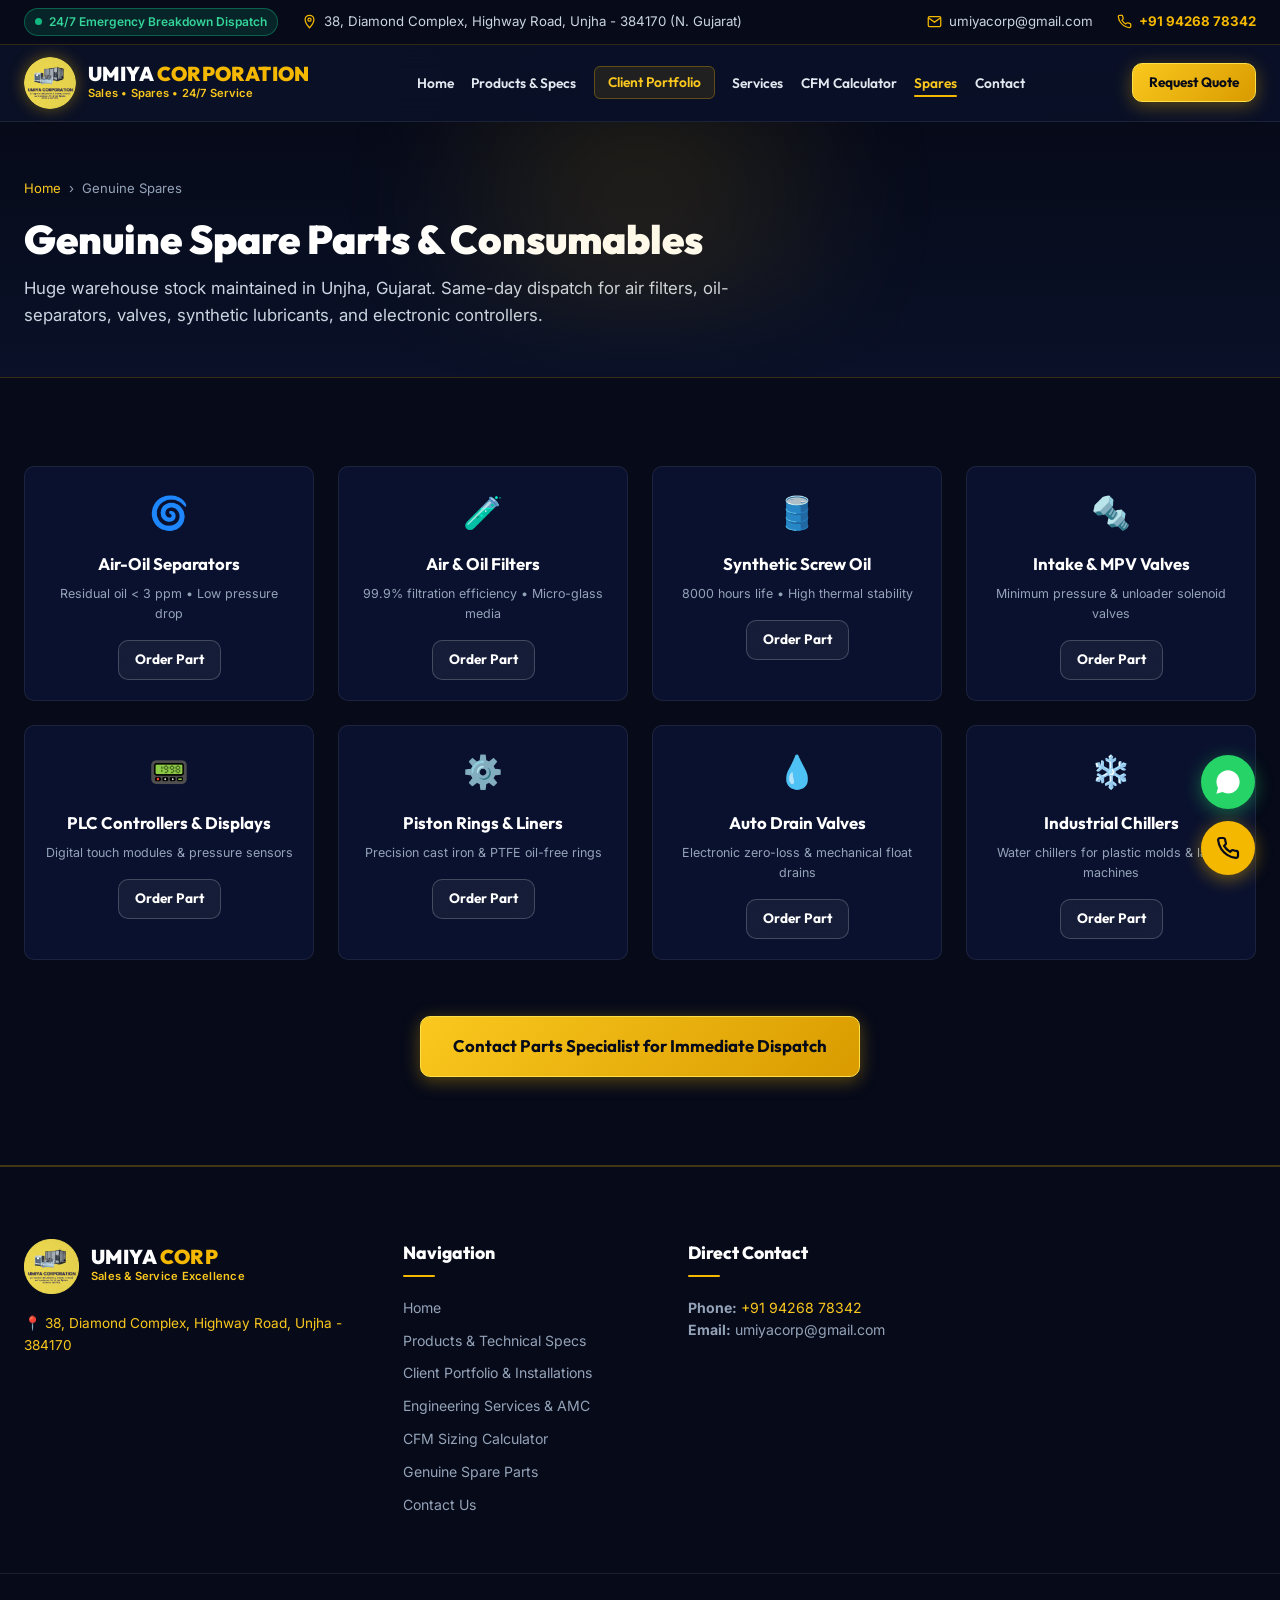
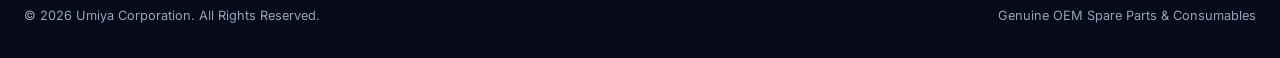
<file: spares.html>
<!DOCTYPE html>
<html lang="en">
<head>
  <meta charset="UTF-8">
  <meta name="viewport" content="width=device-width, initial-scale=1.0">
  
  <title>Genuine Spare Parts &amp; Consumables | Umiya Corporation Unjha</title>
  <meta name="description" content="Authentic replacement spare parts for all rotary screw and piston compressors in Gujarat. Air filters, oil filters, separators, valves, synthetic oil, and controllers in ready stock in Unjha.">
  <link rel="canonical" href="https://www.umiyacorporation.com/spares.html">

  <link rel="icon" type="image/x-icon" href="assets/favicon.ico">
  <link rel="icon" type="image/png" sizes="32x32" href="assets/favicon-32x32.png">

  <link rel="stylesheet" href="css/style.css">
</head>
<body>

  <!-- TOP BAR -->
  <div class="top-bar">
    <div class="container top-bar-inner">
      <div class="top-bar-left">
        <span class="badge-pulse"><span class="pulse-dot"></span> 24/7 Emergency Breakdown Dispatch</span>
        <div class="top-info-item">
          <svg width="15" height="15" fill="none" stroke="currentColor" stroke-width="2" viewBox="0 0 24 24"><path d="M12 2C8.13 2 5 5.13 5 9c0 5.25 7 13 7 13s7-7.75 7-13c0-3.87-3.13-7-7-7z"/><circle cx="12" cy="9" r="2.5"/></svg>
          <span class="hide-mobile">38, Diamond Complex, Highway Road, Unjha - 384170 (N. Gujarat)</span>
        </div>
      </div>
      <div class="top-bar-right">
        <div class="top-info-item">
          <svg width="15" height="15" fill="none" stroke="currentColor" stroke-width="2" viewBox="0 0 24 24"><path d="M4 4h16c1.1 0 2 .9 2 2v12c0 1.1-.9 2-2 2H4c-1.1 0-2-.9-2-2V6c0-1.1.9-2 2-2z"/><path d="m22 6-10 7L2 6"/></svg>
          <a href="mailto:umiyacorp@gmail.com">umiyacorp@gmail.com</a>
        </div>
        <div class="top-info-item text-gold" style="font-weight: 700;">
          <svg width="15" height="15" fill="none" stroke="currentColor" stroke-width="2" viewBox="0 0 24 24"><path d="M22 16.92v3a2 2 0 0 1-2.18 2 19.79 19.79 0 0 1-8.63-3.07 19.5 19.5 0 0 1-6-6 19.79 19.79 0 0 1-3.07-8.67A2 2 0 0 1 4.11 2h3a2 2 0 0 1 2 1.72 12.84 12.84 0 0 0 .7 2.81 2 2 0 0 1-.45 2.11L8.09 9.91a16 16 0 0 0 6 6l1.27-1.27a2 2 0 0 1 2.11-.45 12.84 12.84 0 0 0 2.81.7A2 2 0 0 1 22 16.92z"/></svg>
          <a href="tel:+919426878342">+91 94268 78342</a>
        </div>
      </div>
    </div>
  </div>

  <!-- NAVBAR -->
  <header class="main-header" id="mainHeader">
    <div class="container nav-container">
      <a href="index.html" class="brand-logo-wrap" title="Umiya Corporation Homepage">
        <img src="assets/logo.png" alt="Umiya Corporation Logo" class="brand-logo-img" width="52" height="52">
        <div class="brand-text-block">
          <span class="brand-title">UMIYA <span>CORPORATION</span></span>
          <span class="brand-tagline">Sales &bull; Spares &bull; 24/7 Service</span>
        </div>
      </a>

      <nav>
        <ul class="nav-menu">
          <li><a href="index.html" class="nav-link">Home</a></li>
          <li><a href="products.html" class="nav-link">Products &amp; Specs</a></li>
          <li><a href="clients.html" class="nav-link highlight">Client Portfolio</a></li>
          <li><a href="services.html" class="nav-link">Services</a></li>
          <li><a href="calculator.html" class="nav-link">CFM Calculator</a></li>
          <li><a href="spares.html" class="nav-link active">Spares</a></li>
          <li><a href="contact.html" class="nav-link">Contact</a></li>
        </ul>
      </nav>

      <div class="nav-cta-wrap">
        <a href="contact.html" class="btn btn-gold btn-sm hide-mobile">Request Quote</a>
        <button class="mobile-menu-btn" id="mobileMenuBtn" aria-label="Toggle Menu">
          <svg width="24" height="24" fill="none" stroke="currentColor" stroke-width="2" viewBox="0 0 24 24"><line x1="3" y1="12" x2="21" y2="12"/><line x1="3" y1="6" x2="21" y2="6"/><line x1="3" y1="18" x2="21" y2="18"/></svg>
        </button>
      </div>
    </div>
  </header>

  <!-- Mobile Drawer -->
  <div class="drawer-overlay" id="drawerOverlay"></div>
  <div class="mobile-nav-drawer" id="mobileNavDrawer">
    <div class="mobile-drawer-header">
      <div class="brand-logo-wrap">
        <img src="assets/logo.png" alt="Umiya Corporation" width="45" height="45">
        <span class="brand-title" style="font-size: 1.1rem;">UMIYA <span>CORP</span></span>
      </div>
      <button id="mobileMenuClose" style="background: none; color: #fff; font-size: 1.5rem;">&times;</button>
    </div>
    <ul class="mobile-nav-links">
      <li><a href="index.html" class="mobile-nav-link">Home</a></li>
      <li><a href="products.html" class="mobile-nav-link">Products &amp; Machinery</a></li>
      <li><a href="clients.html" class="mobile-nav-link text-gold">Client Portfolio &amp; Installations</a></li>
      <li><a href="services.html" class="mobile-nav-link">Engineering Services &amp; AMC</a></li>
      <li><a href="calculator.html" class="mobile-nav-link">CFM Sizing Calculator</a></li>
      <li><a href="spares.html" class="mobile-nav-link text-gold">Genuine Spares</a></li>
      <li><a href="contact.html" class="mobile-nav-link">Contact &amp; Inquiries</a></li>
    </ul>
  </div>

  <!-- INNER PAGE BANNER -->
  <section class="page-hero-banner">
    <div class="container">
      <div class="breadcrumb-nav">
        <a href="index.html">Home</a> &rsaquo; <span>Genuine Spares</span>
      </div>
      <h1 class="page-banner-title">Genuine Spare Parts &amp; Consumables</h1>
      <p class="page-banner-desc">
        Huge warehouse stock maintained in Unjha, Gujarat. Same-day dispatch for air filters, oil-separators, valves, synthetic lubricants, and electronic controllers.
      </p>
    </div>
  </section>

  <!-- SPARES CATALOG GRID -->
  <section class="section-padding" style="background: var(--navy-950);">
    <div class="container">
      <div class="spares-grid">
        <div class="spare-card">
          <div class="spare-icon">🌀</div>
          <h4 class="spare-name">Air-Oil Separators</h4>
          <p class="spare-compat">Residual oil &lt; 3 ppm &bull; Low pressure drop</p>
          <a href="contact.html" class="btn btn-outline btn-sm">Order Part</a>
        </div>

        <div class="spare-card">
          <div class="spare-icon">🧪</div>
          <h4 class="spare-name">Air &amp; Oil Filters</h4>
          <p class="spare-compat">99.9% filtration efficiency &bull; Micro-glass media</p>
          <a href="contact.html" class="btn btn-outline btn-sm">Order Part</a>
        </div>

        <div class="spare-card">
          <div class="spare-icon">🛢️</div>
          <h4 class="spare-name">Synthetic Screw Oil</h4>
          <p class="spare-compat">8000 hours life &bull; High thermal stability</p>
          <a href="contact.html" class="btn btn-outline btn-sm">Order Part</a>
        </div>

        <div class="spare-card">
          <div class="spare-icon">🔩</div>
          <h4 class="spare-name">Intake &amp; MPV Valves</h4>
          <p class="spare-compat">Minimum pressure &amp; unloader solenoid valves</p>
          <a href="contact.html" class="btn btn-outline btn-sm">Order Part</a>
        </div>

        <div class="spare-card">
          <div class="spare-icon">📟</div>
          <h4 class="spare-name">PLC Controllers &amp; Displays</h4>
          <p class="spare-compat">Digital touch modules &amp; pressure sensors</p>
          <a href="contact.html" class="btn btn-outline btn-sm">Order Part</a>
        </div>

        <div class="spare-card">
          <div class="spare-icon">⚙️</div>
          <h4 class="spare-name">Piston Rings &amp; Liners</h4>
          <p class="spare-compat">Precision cast iron &amp; PTFE oil-free rings</p>
          <a href="contact.html" class="btn btn-outline btn-sm">Order Part</a>
        </div>

        <div class="spare-card">
          <div class="spare-icon">💧</div>
          <h4 class="spare-name">Auto Drain Valves</h4>
          <p class="spare-compat">Electronic zero-loss &amp; mechanical float drains</p>
          <a href="contact.html" class="btn btn-outline btn-sm">Order Part</a>
        </div>

        <div class="spare-card">
          <div class="spare-icon">❄️</div>
          <h4 class="spare-name">Industrial Chillers</h4>
          <p class="spare-compat">Water chillers for plastic molds &amp; laser machines</p>
          <a href="contact.html" class="btn btn-outline btn-sm">Order Part</a>
        </div>
      </div>

      <div style="text-align: center; margin-top: 3.5rem;">
        <a href="contact.html" class="btn btn-gold btn-lg">Contact Parts Specialist for Immediate Dispatch</a>
      </div>
    </div>
  </section>

  <!-- FOOTER -->
  <footer class="main-footer">
    <div class="container footer-grid">
      <div class="footer-col">
        <div class="brand-logo-wrap" style="margin-bottom: 1.2rem;">
          <img src="assets/logo.png" alt="Umiya Corporation" width="55" height="55">
          <div class="brand-text-block">
            <span class="brand-title">UMIYA <span>CORP</span></span>
            <span class="brand-tagline">Sales &amp; Service Excellence</span>
          </div>
        </div>
        <p style="font-size: 0.85rem; color: var(--gold-400);">📍 38, Diamond Complex, Highway Road, Unjha - 384170</p>
      </div>
      <div class="footer-col">
        <h4>Navigation</h4>
        <ul class="footer-links-list">
          <li><a href="index.html">Home</a></li>
          <li><a href="products.html">Products &amp; Technical Specs</a></li>
          <li><a href="clients.html">Client Portfolio &amp; Installations</a></li>
          <li><a href="services.html">Engineering Services &amp; AMC</a></li>
          <li><a href="calculator.html">CFM Sizing Calculator</a></li>
          <li><a href="spares.html">Genuine Spare Parts</a></li>
          <li><a href="contact.html">Contact Us</a></li>
        </ul>
      </div>
      <div class="footer-col">
        <h4>Direct Contact</h4>
        <p><strong>Phone:</strong> <a href="tel:+919426878342" style="color: var(--gold-400);">+91 94268 78342</a></p>
        <p><strong>Email:</strong> <a href="mailto:umiyacorp@gmail.com">umiyacorp@gmail.com</a></p>
      </div>
    </div>
    <div class="container footer-bottom">
      <div>&copy; 2026 Umiya Corporation. All Rights Reserved.</div>
      <div>Genuine OEM Spare Parts &amp; Consumables</div>
    </div>
  </footer>

  <!-- FLOATING ACTIONS -->
  <div class="floating-actions">
    <a href="https://web.whatsapp.com/send?phone=919426878342&text=Hello%20Umiya%20Corporation,%20I%20need%20spare%20parts" target="_blank" class="float-btn float-whatsapp" aria-label="Chat on WhatsApp">
      <svg width="28" height="28" fill="currentColor" viewBox="0 0 24 24"><path d="M12.04 2c-5.46 0-9.91 4.45-9.91 9.91 0 1.75.46 3.45 1.32 4.95L2.05 22l5.25-1.38c1.45.79 3.08 1.21 4.74 1.21 5.46 0 9.91-4.45 9.91-9.91 0-5.46-4.45-9.92-9.91-9.92z"/></svg>
      <span class="float-tooltip">Chat with Engineer</span>
    </a>
    <a href="tel:+919426878342" class="float-btn float-call" aria-label="Call Umiya Corporation">
      <svg width="24" height="24" fill="none" stroke="currentColor" stroke-width="2.2" viewBox="0 0 24 24"><path d="M22 16.92v3a2 2 0 0 1-2.18 2 19.79 19.79 0 0 1-8.63-3.07 19.5 19.5 0 0 1-6-6 19.79 19.79 0 0 1-3.07-8.67A2 2 0 0 1 4.11 2h3a2 2 0 0 1 2 1.72 12.84 12.84 0 0 0 .7 2.81 2 2 0 0 1-.45 2.11L8.09 9.91a16 16 0 0 0 6 6l1.27-1.27a2 2 0 0 1 2.11-.45 12.84 12.84 0 0 0 2.81.7A2 2 0 0 1 22 16.92z"/></svg>
      <span class="float-tooltip">Call: +91 94268 78342</span>
    </a>
  </div>

  <script src="js/app.js"></script>
</body>
</html>
</file>
<file: css/style.css>
/* ===================================================================
   UMIYA CORPORATION - INDUSTRIAL AIR COMPRESSOR & ENGINEERING SERVICES
   Master Design System & Stylesheet
   Brand Colors: Deep Royal Navy (#0a1128 / #101c4d) & Vibrant Gold (#f5b800 / #fbbf24)
   =================================================================== */

@import url('https://fonts.googleapis.com/css2?family=Outfit:wght@300;400;500;600;700;800;900&family=Inter:wght@300;400;500;600;700&display=swap');

:root {
  /* Brand Navy Palette (Matching Logo Border & Typography) */
  --navy-950: #060a19;
  --navy-900: #0a1128;
  --navy-850: #0f183d;
  --navy-800: #142050;
  --navy-750: #1b2a68;
  --navy-700: #233682;
  --navy-600: #314baf;

  /* Brand Vibrant Gold / Yellow (Matching Circular Emblem) */
  --gold-500: #f5b800;
  --gold-400: #fac81e;
  --gold-300: #fde047;
  --gold-600: #d99b00;
  --gold-700: #b47800;
  --gold-glow: rgba(245, 184, 0, 0.35);
  --gold-subtle: rgba(245, 184, 0, 0.12);
  --gold-border: rgba(245, 184, 0, 0.28);

  /* Industrial Accents & Neutrals */
  --steel-100: #f8fafc;
  --steel-200: #e2e8f0;
  --steel-300: #cbd5e1;
  --steel-400: #94a3b8;
  --steel-500: #64748b;
  --steel-600: #475569;
  --success: #10b981;
  --success-glow: rgba(16, 185, 129, 0.25);
  --danger: #ef4444;

  /* Typography */
  --font-heading: 'Outfit', -apple-system, BlinkMacSystemFont, 'Segoe UI', Roboto, sans-serif;
  --font-body: 'Inter', -apple-system, BlinkMacSystemFont, 'Segoe UI', Roboto, sans-serif;

  /* Layout & Transitions */
  --container-max: 1280px;
  --radius-sm: 6px;
  --radius-md: 10px;
  --radius-lg: 16px;
  --radius-xl: 24px;
  --radius-full: 9999px;
  --shadow-sm: 0 2px 8px rgba(0, 0, 0, 0.2);
  --shadow-md: 0 8px 24px rgba(0, 0, 0, 0.35);
  --shadow-lg: 0 16px 40px rgba(0, 0, 0, 0.5);
  --shadow-gold: 0 8px 30px rgba(245, 184, 0, 0.25);
  --transition: all 0.28s cubic-bezier(0.4, 0, 0.2, 1);
}

/* Base Reset */
*, *::before, *::after {
  box-sizing: border-box;
  margin: 0;
  padding: 0;
}

html {
  scroll-behavior: smooth;
  font-size: 16px;
  background-color: var(--navy-950);
  color: var(--steel-200);
}

body {
  font-family: var(--font-body);
  line-height: 1.6;
  overflow-x: hidden;
  background-color: var(--navy-950);
  background-image: 
    radial-gradient(circle at 15% 10%, rgba(245, 184, 0, 0.05) 0%, transparent 40%),
    radial-gradient(circle at 85% 60%, rgba(35, 54, 130, 0.25) 0%, transparent 50%),
    radial-gradient(circle at 50% 90%, rgba(245, 184, 0, 0.04) 0%, transparent 45%);
  background-attachment: fixed;
}

img {
  max-width: 100%;
  height: auto;
  display: block;
}

a {
  color: inherit;
  text-decoration: none;
  transition: var(--transition);
}

button {
  font-family: inherit;
  cursor: pointer;
  border: none;
  outline: none;
  transition: var(--transition);
}

input, select, textarea {
  font-family: inherit;
}

/* Utilities */
.container {
  max-width: var(--container-max);
  margin-left: auto;
  margin-right: auto;
  padding-left: 1.5rem;
  padding-right: 1.5rem;
}

.text-gold { color: var(--gold-500) !important; }
.text-white { color: #ffffff !important; }
.text-muted { color: var(--steel-400) !important; }

.section-padding {
  padding-top: 5.5rem;
  padding-bottom: 5.5rem;
}

@media (max-width: 768px) {
  .section-padding {
    padding-top: 3.5rem;
    padding-bottom: 3.5rem;
  }
}

.section-header {
  text-align: center;
  max-width: 800px;
  margin: 0 auto 3.5rem;
}

.section-tag {
  display: inline-flex;
  align-items: center;
  gap: 0.5rem;
  font-family: var(--font-heading);
  font-size: 0.82rem;
  font-weight: 700;
  text-transform: uppercase;
  letter-spacing: 0.12em;
  color: var(--gold-500);
  background: var(--gold-subtle);
  border: 1px solid var(--gold-border);
  padding: 0.4rem 1rem;
  border-radius: var(--radius-full);
  margin-bottom: 1rem;
}

.section-title {
  font-family: var(--font-heading);
  font-size: 2.4rem;
  font-weight: 800;
  color: #ffffff;
  line-height: 1.25;
  margin-bottom: 1rem;
  letter-spacing: -0.02em;
}

@media (max-width: 768px) {
  .section-title {
    font-size: 1.85rem;
  }
}

.section-subtitle {
  font-size: 1.08rem;
  color: var(--steel-300);
  line-height: 1.65;
}

/* Buttons */
.btn {
  display: inline-flex;
  align-items: center;
  justify-content: center;
  gap: 0.6rem;
  font-family: var(--font-heading);
  font-weight: 700;
  font-size: 0.95rem;
  padding: 0.85rem 1.6rem;
  border-radius: var(--radius-md);
  transition: var(--transition);
  text-align: center;
  white-space: nowrap;
}

.btn-gold {
  background: linear-gradient(135deg, var(--gold-400) 0%, var(--gold-600) 100%);
  color: var(--navy-950);
  box-shadow: 0 4px 18px rgba(245, 184, 0, 0.35);
  border: 1px solid var(--gold-300);
}

.btn-gold:hover {
  background: linear-gradient(135deg, #ffffff 0%, var(--gold-400) 100%);
  transform: translateY(-2px);
  box-shadow: 0 8px 24px rgba(245, 184, 0, 0.5);
  color: var(--navy-950);
}

.btn-outline {
  background: rgba(255, 255, 255, 0.05);
  border: 1px solid rgba(255, 255, 255, 0.2);
  color: #ffffff;
  backdrop-filter: blur(8px);
}

.btn-outline:hover {
  background: rgba(245, 184, 0, 0.12);
  border-color: var(--gold-500);
  color: var(--gold-400);
  transform: translateY(-2px);
}

.btn-whatsapp {
  background: #25d366;
  color: #ffffff;
  box-shadow: 0 4px 16px rgba(37, 211, 102, 0.35);
}

.btn-whatsapp:hover {
  background: #1eb857;
  transform: translateY(-2px);
  box-shadow: 0 6px 20px rgba(37, 211, 102, 0.5);
}

.btn-sm {
  padding: 0.5rem 1rem;
  font-size: 0.85rem;
}

.btn-lg {
  padding: 1rem 2rem;
  font-size: 1.05rem;
}

/* ===================================================================
   TOP EMERGENCY & CONTACT BAR
   =================================================================== */
.top-bar {
  background-color: var(--navy-950);
  border-bottom: 1px solid rgba(245, 184, 0, 0.18);
  font-size: 0.83rem;
  padding: 0.5rem 0;
  position: relative;
  z-index: 1001;
}

.top-bar-inner {
  display: flex;
  justify-content: space-between;
  align-items: center;
  flex-wrap: wrap;
  gap: 0.75rem;
}

.top-bar-left, .top-bar-right {
  display: flex;
  align-items: center;
  gap: 1.5rem;
  flex-wrap: wrap;
}

.top-info-item {
  display: inline-flex;
  align-items: center;
  gap: 0.45rem;
  color: var(--steel-300);
}

.top-info-item svg {
  color: var(--gold-500);
  flex-shrink: 0;
}

.top-info-item a:hover {
  color: var(--gold-400);
}

.badge-pulse {
  display: inline-flex;
  align-items: center;
  gap: 0.4rem;
  background: rgba(16, 185, 129, 0.15);
  border: 1px solid rgba(16, 185, 129, 0.4);
  color: #34d399;
  padding: 0.2rem 0.65rem;
  border-radius: var(--radius-full);
  font-size: 0.75rem;
  font-weight: 600;
}

.pulse-dot {
  width: 7px;
  height: 7px;
  border-radius: 50%;
  background-color: #10b981;
  box-shadow: 0 0 0 0 rgba(16, 185, 129, 0.7);
  animation: pulse 1.8s infinite;
}

@keyframes pulse {
  0% { transform: scale(0.95); box-shadow: 0 0 0 0 rgba(16, 185, 129, 0.7); }
  70% { transform: scale(1); box-shadow: 0 0 0 8px rgba(16, 185, 129, 0); }
  100% { transform: scale(0.95); box-shadow: 0 0 0 0 rgba(16, 185, 129, 0); }
}

@media (max-width: 991px) {
  .top-bar-left span.hide-mobile {
    display: none;
  }
}

/* ===================================================================
   MAIN NAVBAR
   =================================================================== */
.main-header {
  position: sticky;
  top: 0;
  z-index: 1000;
  background: rgba(10, 17, 40, 0.92);
  backdrop-filter: blur(14px);
  -webkit-backdrop-filter: blur(14px);
  border-bottom: 1px solid rgba(255, 255, 255, 0.08);
  transition: var(--transition);
}

.main-header.scrolled {
  background: rgba(6, 10, 25, 0.97);
  box-shadow: var(--shadow-md);
  border-bottom-color: rgba(245, 184, 0, 0.25);
}

.nav-container {
  display: flex;
  align-items: center;
  justify-content: space-between;
  gap: 1rem;
  padding: 0.75rem 1.5rem;
  max-width: 1380px;
}

.brand-logo-wrap {
  display: flex;
  align-items: center;
  gap: 0.75rem;
  text-decoration: none;
  flex-shrink: 0;
}

.brand-logo-img {
  width: 52px;
  height: 52px;
  border-radius: 50%;
  box-shadow: 0 0 16px rgba(245, 184, 0, 0.4);
  transition: var(--transition);
  background: var(--navy-900);
}

.brand-logo-wrap:hover .brand-logo-img {
  transform: rotate(5deg) scale(1.05);
  box-shadow: 0 0 24px rgba(245, 184, 0, 0.65);
}

.brand-text-block {
  display: flex;
  flex-direction: column;
}

.brand-title {
  font-family: var(--font-heading);
  font-size: 1.25rem;
  font-weight: 900;
  color: #ffffff;
  letter-spacing: 0.02em;
  line-height: 1.1;
  white-space: nowrap;
}

.brand-title span {
  color: var(--gold-500);
}

.brand-tagline {
  font-size: 0.7rem;
  font-weight: 600;
  color: var(--gold-400);
  letter-spacing: 0.02em;
  white-space: nowrap;
}

@media (max-width: 1240px) {
  .brand-tagline {
    display: none;
  }
}

.nav-menu {
  display: flex;
  align-items: center;
  gap: 1.1rem;
  list-style: none;
  flex-wrap: nowrap;
}

.nav-link {
  font-family: var(--font-heading);
  font-size: 0.86rem;
  font-weight: 600;
  color: var(--steel-200);
  position: relative;
  padding: 0.35rem 0;
  white-space: nowrap;
}

.nav-link::after {
  content: '';
  position: absolute;
  bottom: 0;
  left: 0;
  width: 0;
  height: 2px;
  background: var(--gold-500);
  transition: var(--transition);
  border-radius: 2px;
}

.nav-link:hover, .nav-link.active {
  color: var(--gold-400);
}

.nav-link:hover::after, .nav-link.active::after {
  width: 100%;
}

.nav-link.highlight {
  color: var(--gold-400);
  background: rgba(245, 184, 0, 0.1);
  padding: 0.4rem 0.8rem;
  border-radius: var(--radius-sm);
  border: 1px solid rgba(245, 184, 0, 0.3);
}

.nav-link.highlight::after {
  display: none;
}

.nav-cta-wrap {
  display: flex;
  align-items: center;
  gap: 0.8rem;
}

.mobile-menu-btn {
  display: none;
  background: rgba(255, 255, 255, 0.06);
  border: 1px solid rgba(255, 255, 255, 0.15);
  color: #ffffff;
  padding: 0.5rem;
  border-radius: var(--radius-sm);
  align-items: center;
  justify-content: center;
}

@media (max-width: 1120px) {
  .nav-menu {
    display: none;
  }
  .mobile-menu-btn {
    display: flex;
  }
}

/* Mobile Nav Drawer */
.mobile-nav-drawer {
  position: fixed;
  top: 0;
  right: -100%;
  width: 320px;
  max-width: 85vw;
  height: 100vh;
  background: var(--navy-900);
  border-left: 1px solid rgba(245, 184, 0, 0.25);
  z-index: 2000;
  padding: 2rem 1.5rem;
  display: flex;
  flex-direction: column;
  transition: right 0.35s ease-in-out;
  box-shadow: var(--shadow-lg);
  overflow-y: auto;
}

.mobile-nav-drawer.open {
  right: 0;
}

.mobile-drawer-header {
  display: flex;
  justify-content: space-between;
  align-items: center;
  margin-bottom: 2rem;
  padding-bottom: 1rem;
  border-bottom: 1px solid rgba(255, 255, 255, 0.1);
}

.mobile-nav-links {
  list-style: none;
  display: flex;
  flex-direction: column;
  gap: 1.1rem;
  margin-bottom: 2rem;
}

.mobile-nav-link {
  font-family: var(--font-heading);
  font-size: 1.05rem;
  font-weight: 600;
  color: var(--steel-200);
  display: block;
}

.mobile-nav-link:hover {
  color: var(--gold-400);
  padding-left: 0.5rem;
}

.drawer-overlay {
  position: fixed;
  top: 0;
  left: 0;
  width: 100vw;
  height: 100vh;
  background: rgba(0, 0, 0, 0.7);
  backdrop-filter: blur(4px);
  z-index: 1999;
  display: none;
}

.drawer-overlay.active {
  display: block;
}

/* ===================================================================
   HERO SECTION
   =================================================================== */
.hero-section {
  position: relative;
  padding: 4.5rem 0 6rem;
  overflow: hidden;
  border-bottom: 1px solid rgba(255, 255, 255, 0.07);
}

.hero-bg-accent {
  position: absolute;
  top: -150px;
  left: 50%;
  transform: translateX(-50%);
  width: 900px;
  height: 600px;
  background: radial-gradient(circle, rgba(245, 184, 0, 0.14) 0%, rgba(20, 32, 80, 0.3) 40%, transparent 70%);
  filter: blur(50px);
  pointer-events: none;
  z-index: 0;
}

.hero-grid {
  display: grid;
  grid-template-columns: 1.15fr 0.85fr;
  align-items: center;
  gap: 3.5rem;
  position: relative;
  z-index: 1;
}

@media (max-width: 991px) {
  .hero-grid {
    grid-template-columns: 1fr;
    gap: 2.5rem;
    text-align: center;
  }
}

.hero-content {
  display: flex;
  flex-direction: column;
}

.hero-badge-wrap {
  margin-bottom: 1.25rem;
}

@media (max-width: 991px) {
  .hero-badge-wrap {
    display: flex;
    justify-content: center;
  }
}

.hero-title {
  font-family: var(--font-heading);
  font-size: 3.2rem;
  font-weight: 900;
  color: #ffffff;
  line-height: 1.18;
  margin-bottom: 1.3rem;
  letter-spacing: -0.025em;
}

.hero-title .gradient-text {
  background: linear-gradient(135deg, #ffffff 10%, var(--gold-400) 50%, var(--gold-600) 100%);
  -webkit-background-clip: text;
  -webkit-text-fill-color: transparent;
  display: inline-block;
}

@media (max-width: 768px) {
  .hero-title {
    font-size: 2.2rem;
  }
}

.hero-description {
  font-size: 1.12rem;
  color: var(--steel-300);
  line-height: 1.7;
  margin-bottom: 2.2rem;
  max-width: 620px;
}

@media (max-width: 991px) {
  .hero-description {
    margin-left: auto;
    margin-right: auto;
  }
}

.hero-actions {
  display: flex;
  align-items: center;
  gap: 1.2rem;
  flex-wrap: wrap;
  margin-bottom: 2.5rem;
}

@media (max-width: 991px) {
  .hero-actions {
    justify-content: center;
  }
}

.hero-stats-row {
  display: grid;
  grid-template-columns: repeat(3, 1fr);
  gap: 1.2rem;
  padding-top: 1.8rem;
  border-top: 1px solid rgba(255, 255, 255, 0.1);
}

.hero-stat-item {
  display: flex;
  flex-direction: column;
}

.stat-number {
  font-family: var(--font-heading);
  font-size: 1.85rem;
  font-weight: 800;
  color: var(--gold-400);
  line-height: 1.1;
}

.stat-label {
  font-size: 0.8rem;
  color: var(--steel-400);
  font-weight: 500;
}

/* Hero Media Display */
.hero-media-wrap {
  position: relative;
}

.hero-showcase-card {
  background: linear-gradient(145deg, rgba(20, 32, 80, 0.7) 0%, rgba(10, 17, 40, 0.95) 100%);
  border: 1px solid var(--gold-border);
  border-radius: var(--radius-xl);
  padding: 1.5rem;
  box-shadow: var(--shadow-lg), 0 0 40px rgba(245, 184, 0, 0.12);
  position: relative;
}

.hero-img-main {
  width: 100%;
  border-radius: var(--radius-lg);
  background: radial-gradient(circle, rgba(20, 32, 80, 0.8) 0%, rgba(6, 10, 25, 0.9) 100%);
  padding: 1rem;
}

.hero-floating-badge {
  position: absolute;
  background: rgba(10, 17, 40, 0.95);
  border: 1px solid var(--gold-border);
  border-radius: var(--radius-md);
  padding: 0.75rem 1rem;
  display: flex;
  align-items: center;
  gap: 0.7rem;
  box-shadow: var(--shadow-md);
  backdrop-filter: blur(10px);
}

.hero-floating-badge.badge-top-right {
  top: -15px;
  right: -15px;
}

.hero-floating-badge.badge-bottom-left {
  bottom: -20px;
  left: -15px;
}

@media (max-width: 576px) {
  .hero-floating-badge {
    position: static;
    margin-top: 1rem;
  }
}

.badge-icon {
  width: 36px;
  height: 36px;
  border-radius: 50%;
  background: var(--gold-subtle);
  color: var(--gold-400);
  display: flex;
  align-items: center;
  justify-content: center;
  font-size: 1.1rem;
  flex-shrink: 0;
}

.badge-info-title {
  font-size: 0.8rem;
  font-weight: 700;
  color: #ffffff;
}

.badge-info-desc {
  font-size: 0.72rem;
  color: var(--steel-400);
}

/* ===================================================================
   TRUST / HIGHLIGHT STRIP
   =================================================================== */
.trust-strip {
  background: linear-gradient(90deg, var(--navy-900) 0%, var(--navy-850) 50%, var(--navy-900) 100%);
  border-bottom: 1px solid rgba(255, 255, 255, 0.08);
  padding: 1.8rem 0;
}

.trust-strip-grid {
  display: grid;
  grid-template-columns: repeat(4, 1fr);
  gap: 1.5rem;
}

@media (max-width: 991px) {
  .trust-strip-grid {
    grid-template-columns: repeat(2, 1fr);
    gap: 1.2rem;
  }
}

@media (max-width: 576px) {
  .trust-strip-grid {
    grid-template-columns: 1fr;
  }
}

.trust-item {
  display: flex;
  align-items: center;
  gap: 1rem;
}

.trust-icon-wrap {
  width: 48px;
  height: 48px;
  border-radius: var(--radius-md);
  background: rgba(245, 184, 0, 0.1);
  border: 1px solid rgba(245, 184, 0, 0.25);
  color: var(--gold-400);
  display: flex;
  align-items: center;
  justify-content: center;
  font-size: 1.35rem;
  flex-shrink: 0;
}

.trust-text h4 {
  font-family: var(--font-heading);
  font-size: 0.95rem;
  font-weight: 700;
  color: #ffffff;
  margin-bottom: 0.2rem;
}

.trust-text p {
  font-size: 0.78rem;
  color: var(--steel-400);
}

/* ===================================================================
   CLIENT LIST & INSTALLATION PORTFOLIO (CORE REQUIREMENT)
   =================================================================== */
.client-portfolio-section {
  background: linear-gradient(180deg, var(--navy-950) 0%, var(--navy-900) 100%);
  position: relative;
}

.client-filter-bar {
  display: flex;
  align-items: center;
  justify-content: center;
  flex-wrap: wrap;
  gap: 0.65rem;
  margin-bottom: 2.8rem;
}

.client-filter-btn {
  background: rgba(255, 255, 255, 0.05);
  border: 1px solid rgba(255, 255, 255, 0.12);
  color: var(--steel-300);
  font-family: var(--font-heading);
  font-size: 0.85rem;
  font-weight: 600;
  padding: 0.55rem 1.15rem;
  border-radius: var(--radius-full);
  transition: var(--transition);
}

.client-filter-btn:hover {
  background: rgba(245, 184, 0, 0.15);
  border-color: var(--gold-400);
  color: #ffffff;
}

.client-filter-btn.active {
  background: var(--gold-500);
  border-color: var(--gold-400);
  color: var(--navy-950);
  box-shadow: 0 4px 15px rgba(245, 184, 0, 0.35);
  font-weight: 700;
}

.clients-grid {
  display: grid;
  grid-template-columns: repeat(3, 1fr);
  gap: 1.75rem;
}

@media (max-width: 1024px) {
  .clients-grid {
    grid-template-columns: repeat(2, 1fr);
  }
}

@media (max-width: 680px) {
  .clients-grid {
    grid-template-columns: 1fr;
  }
}

.client-card {
  background: linear-gradient(145deg, rgba(20, 32, 80, 0.5) 0%, rgba(10, 17, 40, 0.85) 100%);
  border: 1px solid rgba(245, 184, 0, 0.18);
  border-radius: var(--radius-lg);
  padding: 1.6rem;
  transition: var(--transition);
  display: flex;
  flex-direction: column;
  position: relative;
  overflow: hidden;
}

.client-card::before {
  content: '';
  position: absolute;
  top: 0;
  left: 0;
  right: 0;
  height: 3px;
  background: linear-gradient(90deg, transparent, var(--gold-500), transparent);
  opacity: 0;
  transition: var(--transition);
}

.client-card:hover {
  transform: translateY(-5px);
  border-color: var(--gold-400);
  box-shadow: var(--shadow-md), 0 0 25px rgba(245, 184, 0, 0.18);
}

.client-card:hover::before {
  opacity: 1;
}

.client-card-header {
  display: flex;
  justify-content: space-between;
  align-items: flex-start;
  margin-bottom: 1.1rem;
}

.client-industry-badge {
  font-size: 0.72rem;
  font-weight: 700;
  text-transform: uppercase;
  letter-spacing: 0.05em;
  padding: 0.3rem 0.75rem;
  border-radius: var(--radius-full);
  background: rgba(245, 184, 0, 0.12);
  color: var(--gold-400);
  border: 1px solid rgba(245, 184, 0, 0.25);
}

.client-verified-tag {
  display: inline-flex;
  align-items: center;
  gap: 0.35rem;
  font-size: 0.72rem;
  font-weight: 600;
  color: var(--success);
}

.client-name {
  font-family: var(--font-heading);
  font-size: 1.22rem;
  font-weight: 800;
  color: #ffffff;
  margin-bottom: 0.3rem;
  line-height: 1.3;
}

.client-location {
  font-size: 0.82rem;
  color: var(--steel-400);
  display: inline-flex;
  align-items: center;
  gap: 0.35rem;
  margin-bottom: 1.2rem;
}

.client-detail-block {
  background: rgba(6, 10, 25, 0.6);
  border: 1px solid rgba(255, 255, 255, 0.06);
  border-radius: var(--radius-md);
  padding: 0.9rem;
  margin-bottom: 0.85rem;
}

.client-block-label {
  font-size: 0.72rem;
  font-weight: 700;
  text-transform: uppercase;
  letter-spacing: 0.06em;
  color: var(--gold-500);
  margin-bottom: 0.3rem;
  display: flex;
  align-items: center;
  gap: 0.4rem;
}

.client-block-value {
  font-size: 0.88rem;
  font-weight: 600;
  color: #ffffff;
  line-height: 1.4;
}

.client-result-tag {
  margin-top: auto;
  padding-top: 0.9rem;
  border-top: 1px dashed rgba(255, 255, 255, 0.12);
  display: flex;
  align-items: center;
  justify-content: space-between;
  font-size: 0.78rem;
}

.client-result-text {
  color: #38bdf8;
  font-weight: 600;
}

.client-year {
  color: var(--steel-500);
  font-size: 0.75rem;
}

/* ===================================================================
   PRODUCT SHOWCASE & SPECIFICATIONS
   =================================================================== */
.products-section {
  background-color: var(--navy-950);
  position: relative;
}

.product-nav-tabs {
  display: flex;
  justify-content: center;
  flex-wrap: wrap;
  gap: 0.75rem;
  margin-bottom: 3rem;
}

.product-tab-btn {
  background: rgba(255, 255, 255, 0.05);
  border: 1px solid rgba(255, 255, 255, 0.12);
  color: var(--steel-300);
  font-family: var(--font-heading);
  font-size: 0.9rem;
  font-weight: 700;
  padding: 0.75rem 1.4rem;
  border-radius: var(--radius-md);
  display: inline-flex;
  align-items: center;
  gap: 0.6rem;
}

.product-tab-btn:hover {
  background: rgba(245, 184, 0, 0.12);
  border-color: var(--gold-500);
  color: #ffffff;
}

.product-tab-btn.active {
  background: linear-gradient(135deg, var(--gold-500) 0%, var(--gold-600) 100%);
  border-color: var(--gold-400);
  color: var(--navy-950);
  box-shadow: 0 4px 18px rgba(245, 184, 0, 0.35);
}

.product-tab-content {
  display: none;
  animation: fadeIn 0.4s ease;
}

.product-tab-content.active {
  display: block;
}

@keyframes fadeIn {
  from { opacity: 0; transform: translateY(10px); }
  to { opacity: 1; transform: translateY(0); }
}

.product-feature-grid {
  display: grid;
  grid-template-columns: 1fr 1.15fr;
  gap: 3rem;
  align-items: center;
  background: linear-gradient(145deg, rgba(20, 32, 80, 0.45) 0%, rgba(10, 17, 40, 0.85) 100%);
  border: 1px solid var(--gold-border);
  border-radius: var(--radius-xl);
  padding: 2.5rem;
  margin-bottom: 2.5rem;
}

@media (max-width: 991px) {
  .product-feature-grid {
    grid-template-columns: 1fr;
    padding: 1.75rem;
    gap: 2rem;
  }
}

.product-gallery-wrap {
  position: relative;
  border-radius: var(--radius-lg);
  overflow: hidden;
  background: rgba(6, 10, 25, 0.8);
  border: 1px solid rgba(255, 255, 255, 0.1);
  padding: 1.5rem;
  text-align: center;
}

.product-gallery-wrap img {
  max-height: 380px;
  margin: 0 auto;
  object-fit: contain;
  transition: var(--transition);
}

.product-gallery-wrap:hover img {
  transform: scale(1.03);
}

.product-detail-wrap h3 {
  font-family: var(--font-heading);
  font-size: 2rem;
  font-weight: 800;
  color: #ffffff;
  margin-bottom: 0.75rem;
}

.product-detail-wrap .model-badge {
  display: inline-block;
  background: var(--gold-subtle);
  border: 1px solid var(--gold-border);
  color: var(--gold-400);
  font-weight: 700;
  font-size: 0.85rem;
  padding: 0.35rem 0.85rem;
  border-radius: var(--radius-sm);
  margin-bottom: 1.2rem;
}

.product-detail-wrap p {
  color: var(--steel-300);
  font-size: 0.98rem;
  margin-bottom: 1.5rem;
  line-height: 1.65;
}

.feature-bullets {
  list-style: none;
  display: grid;
  grid-template-columns: 1fr 1fr;
  gap: 0.85rem;
  margin-bottom: 2rem;
}

@media (max-width: 576px) {
  .feature-bullets {
    grid-template-columns: 1fr;
  }
}

.feature-bullets li {
  display: flex;
  align-items: flex-start;
  gap: 0.6rem;
  font-size: 0.88rem;
  color: var(--steel-200);
}

.feature-bullets li svg {
  color: var(--gold-500);
  flex-shrink: 0;
  margin-top: 0.2rem;
}

/* Technical Specification Table */
.specs-table-wrapper {
  background: var(--navy-900);
  border: 1px solid rgba(255, 255, 255, 0.1);
  border-radius: var(--radius-lg);
  overflow-x: auto;
  margin-top: 2rem;
  box-shadow: var(--shadow-md);
}

.specs-table {
  width: 100%;
  border-collapse: collapse;
  text-align: left;
  font-size: 0.87rem;
  white-space: nowrap;
}

.specs-table th {
  background: var(--navy-800);
  color: var(--gold-400);
  font-family: var(--font-heading);
  font-weight: 700;
  font-size: 0.8rem;
  text-transform: uppercase;
  letter-spacing: 0.05em;
  padding: 1rem 1.2rem;
  border-bottom: 2px solid rgba(245, 184, 0, 0.3);
}

.specs-table td {
  padding: 0.85rem 1.2rem;
  border-bottom: 1px solid rgba(255, 255, 255, 0.06);
  color: var(--steel-200);
}

.specs-table tbody tr:hover {
  background: rgba(245, 184, 0, 0.06);
}

.specs-table tbody tr:nth-child(even) {
  background: rgba(255, 255, 255, 0.02);
}

.model-highlight {
  font-weight: 700;
  color: #ffffff;
}

.table-filter-bar {
  display: flex;
  justify-content: space-between;
  align-items: center;
  flex-wrap: wrap;
  gap: 1rem;
  padding: 1rem 1.2rem;
  background: var(--navy-850);
  border-bottom: 1px solid rgba(255, 255, 255, 0.08);
}

.table-search-input {
  background: rgba(6, 10, 25, 0.7);
  border: 1px solid rgba(255, 255, 255, 0.15);
  color: #ffffff;
  padding: 0.5rem 1rem;
  border-radius: var(--radius-sm);
  font-size: 0.85rem;
  min-width: 260px;
}

.table-search-input:focus {
  border-color: var(--gold-400);
  outline: none;
}

.table-notice {
  font-size: 0.78rem;
  color: var(--steel-400);
  font-style: italic;
  padding: 0.75rem 1.2rem;
  background: rgba(0, 0, 0, 0.25);
  border-top: 1px solid rgba(255, 255, 255, 0.06);
}

/* ===================================================================
   SYSTEM SCHEMATIC DIAGRAM SECTION
   =================================================================== */
.schematic-section {
  background: linear-gradient(180deg, var(--navy-900) 0%, var(--navy-950) 100%);
  border-top: 1px solid rgba(255, 255, 255, 0.07);
}

.schematic-card {
  background: linear-gradient(145deg, rgba(20, 32, 80, 0.6) 0%, rgba(6, 10, 25, 0.95) 100%);
  border: 1px solid var(--gold-border);
  border-radius: var(--radius-xl);
  padding: 2.5rem;
  box-shadow: var(--shadow-lg);
}

.schematic-img-wrap {
  margin-bottom: 2rem;
  background: #080d22;
  border-radius: var(--radius-lg);
  padding: 1.5rem;
  border: 1px solid rgba(255, 255, 255, 0.08);
  text-align: center;
}

.schematic-img-wrap img {
  margin: 0 auto;
  border-radius: var(--radius-md);
}

.schematic-steps-grid {
  display: grid;
  grid-template-columns: repeat(4, 1fr);
  gap: 1.5rem;
}

@media (max-width: 991px) {
  .schematic-steps-grid {
    grid-template-columns: repeat(2, 1fr);
  }
}

@media (max-width: 576px) {
  .schematic-steps-grid {
    grid-template-columns: 1fr;
  }
}

.schematic-step-item {
  background: rgba(255, 255, 255, 0.03);
  border: 1px solid rgba(255, 255, 255, 0.08);
  border-radius: var(--radius-md);
  padding: 1.25rem;
  position: relative;
}

.step-num {
  font-family: var(--font-heading);
  font-size: 1.8rem;
  font-weight: 900;
  color: var(--gold-500);
  opacity: 0.7;
  line-height: 1;
  margin-bottom: 0.5rem;
}

.step-title {
  font-family: var(--font-heading);
  font-size: 1rem;
  font-weight: 700;
  color: #ffffff;
  margin-bottom: 0.4rem;
}

.step-desc {
  font-size: 0.82rem;
  color: var(--steel-400);
  line-height: 1.5;
}

/* ===================================================================
   INTERACTIVE SIZER & CFM CALCULATOR
   =================================================================== */
.calculator-section {
  background: linear-gradient(180deg, var(--navy-950) 0%, var(--navy-900) 100%);
  position: relative;
}

.calculator-card {
  background: linear-gradient(145deg, rgba(20, 32, 80, 0.6) 0%, rgba(10, 17, 40, 0.95) 100%);
  border: 1px solid var(--gold-border);
  border-radius: var(--radius-xl);
  padding: 3rem;
  box-shadow: var(--shadow-lg), 0 0 50px rgba(245, 184, 0, 0.1);
  display: grid;
  grid-template-columns: 1.15fr 0.85fr;
  gap: 3rem;
  align-items: center;
}

@media (max-width: 991px) {
  .calculator-card {
    grid-template-columns: 1fr;
    padding: 2rem;
    gap: 2rem;
  }
}

.form-group {
  margin-bottom: 1.35rem;
}

.form-label {
  display: block;
  font-family: var(--font-heading);
  font-size: 0.88rem;
  font-weight: 700;
  color: #ffffff;
  margin-bottom: 0.5rem;
}

.form-label span {
  color: var(--gold-400);
}

.form-control {
  width: 100%;
  background: rgba(6, 10, 25, 0.75);
  border: 1px solid rgba(255, 255, 255, 0.15);
  border-radius: var(--radius-md);
  padding: 0.8rem 1rem;
  color: #ffffff;
  font-size: 0.95rem;
  transition: var(--transition);
}

.form-control:focus {
  border-color: var(--gold-400);
  box-shadow: 0 0 12px rgba(245, 184, 0, 0.3);
  outline: none;
}

.calculator-result-box {
  background: var(--navy-950);
  border: 1px solid var(--gold-400);
  border-radius: var(--radius-lg);
  padding: 2rem;
  text-align: center;
  box-shadow: 0 8px 30px rgba(0, 0, 0, 0.5);
  display: flex;
  flex-direction: column;
  gap: 1.25rem;
}

.calc-rec-title {
  font-size: 0.8rem;
  font-weight: 700;
  text-transform: uppercase;
  letter-spacing: 0.1em;
  color: var(--steel-400);
}

.calc-model-name {
  font-family: var(--font-heading);
  font-size: 2.2rem;
  font-weight: 900;
  color: var(--gold-400);
  line-height: 1.1;
}

.calc-rec-specs {
  display: grid;
  grid-template-columns: 1fr 1fr;
  gap: 0.85rem;
  text-align: left;
  background: rgba(255, 255, 255, 0.03);
  padding: 1rem;
  border-radius: var(--radius-md);
}

.calc-spec-item .label {
  font-size: 0.72rem;
  color: var(--steel-400);
  text-transform: uppercase;
}

.calc-spec-item .val {
  font-size: 0.95rem;
  font-weight: 700;
  color: #ffffff;
}

/* ===================================================================
   SERVICES SECTION
   =================================================================== */
.services-section {
  background-color: var(--navy-950);
}

.services-grid {
  display: grid;
  grid-template-columns: repeat(3, 1fr);
  gap: 2rem;
}

@media (max-width: 991px) {
  .services-grid {
    grid-template-columns: repeat(2, 1fr);
  }
}

@media (max-width: 640px) {
  .services-grid {
    grid-template-columns: 1fr;
  }
}

.service-card {
  background: linear-gradient(145deg, rgba(20, 32, 80, 0.4) 0%, rgba(10, 17, 40, 0.85) 100%);
  border: 1px solid rgba(255, 255, 255, 0.1);
  border-radius: var(--radius-lg);
  padding: 2.2rem 1.8rem;
  transition: var(--transition);
  display: flex;
  flex-direction: column;
}

.service-card:hover {
  transform: translateY(-6px);
  border-color: var(--gold-400);
  box-shadow: var(--shadow-md), 0 0 25px rgba(245, 184, 0, 0.15);
}

.service-icon-box {
  width: 64px;
  height: 64px;
  border-radius: var(--radius-md);
  background: var(--gold-subtle);
  border: 1px solid var(--gold-border);
  color: var(--gold-400);
  display: flex;
  align-items: center;
  justify-content: center;
  font-size: 1.8rem;
  margin-bottom: 1.4rem;
}

.service-title {
  font-family: var(--font-heading);
  font-size: 1.35rem;
  font-weight: 800;
  color: #ffffff;
  margin-bottom: 0.8rem;
}

.service-desc {
  font-size: 0.92rem;
  color: var(--steel-300);
  line-height: 1.6;
  margin-bottom: 1.4rem;
}

.service-features-list {
  list-style: none;
  display: flex;
  flex-direction: column;
  gap: 0.55rem;
  margin-top: auto;
  padding-top: 1rem;
  border-top: 1px solid rgba(255, 255, 255, 0.08);
}

.service-features-list li {
  font-size: 0.83rem;
  color: var(--steel-200);
  display: flex;
  align-items: center;
  gap: 0.5rem;
}

.service-features-list li svg {
  color: var(--gold-500);
  flex-shrink: 0;
}

/* ===================================================================
   SPARES CATALOG SECTION
   =================================================================== */
.spares-section {
  background: linear-gradient(180deg, var(--navy-900) 0%, var(--navy-950) 100%);
  border-top: 1px solid rgba(255, 255, 255, 0.08);
}

.spares-grid {
  display: grid;
  grid-template-columns: repeat(4, 1fr);
  gap: 1.5rem;
}

@media (max-width: 991px) {
  .spares-grid {
    grid-template-columns: repeat(2, 1fr);
  }
}

@media (max-width: 576px) {
  .spares-grid {
    grid-template-columns: 1fr;
  }
}

.spare-card {
  background: rgba(14, 23, 60, 0.6);
  border: 1px solid rgba(255, 255, 255, 0.08);
  border-radius: var(--radius-md);
  padding: 1.25rem;
  transition: var(--transition);
  text-align: center;
}

.spare-card:hover {
  border-color: var(--gold-400);
  transform: translateY(-3px);
  box-shadow: var(--shadow-sm);
}

.spare-icon {
  font-size: 2rem;
  margin-bottom: 0.8rem;
  color: var(--gold-400);
}

.spare-name {
  font-family: var(--font-heading);
  font-size: 1.05rem;
  font-weight: 700;
  color: #ffffff;
  margin-bottom: 0.4rem;
}

.spare-compat {
  font-size: 0.78rem;
  color: var(--steel-400);
  margin-bottom: 1rem;
}

/* ===================================================================
   INDUSTRIES SERVED SECTION
   =================================================================== */
.industries-section {
  background: var(--navy-950);
}

.industries-grid {
  display: grid;
  grid-template-columns: repeat(4, 1fr);
  gap: 1.5rem;
}

@media (max-width: 1024px) {
  .industries-grid {
    grid-template-columns: repeat(2, 1fr);
  }
}

@media (max-width: 576px) {
  .industries-grid {
    grid-template-columns: 1fr;
  }
}

.industry-card {
  position: relative;
  border-radius: var(--radius-lg);
  overflow: hidden;
  height: 240px;
  border: 1px solid rgba(255, 255, 255, 0.12);
  transition: var(--transition);
}

.industry-card img {
  width: 100%;
  height: 100%;
  object-fit: cover;
  transition: transform 0.5s ease;
}

.industry-overlay {
  position: absolute;
  inset: 0;
  background: linear-gradient(180deg, rgba(6, 10, 25, 0.2) 0%, rgba(6, 10, 25, 0.85) 75%, rgba(6, 10, 25, 0.98) 100%);
  display: flex;
  flex-direction: column;
  justify-content: flex-end;
  padding: 1.25rem;
  transition: var(--transition);
}

.industry-card:hover img {
  transform: scale(1.08);
}

.industry-card:hover {
  border-color: var(--gold-400);
  box-shadow: 0 8px 25px rgba(245, 184, 0, 0.2);
}

.industry-title {
  font-family: var(--font-heading);
  font-size: 1.1rem;
  font-weight: 800;
  color: #ffffff;
  margin-bottom: 0.2rem;
}

.industry-desc {
  font-size: 0.75rem;
  color: var(--gold-400);
  font-weight: 500;
}

/* ===================================================================
   FAQ SECTION (SEO ENHANCEMENT)
   =================================================================== */
.faq-section {
  background: linear-gradient(180deg, var(--navy-900) 0%, var(--navy-950) 100%);
  border-top: 1px solid rgba(255, 255, 255, 0.08);
}

.faq-accordion {
  max-width: 860px;
  margin: 0 auto;
  display: flex;
  flex-direction: column;
  gap: 1rem;
}

.faq-item {
  background: rgba(20, 32, 80, 0.45);
  border: 1px solid rgba(255, 255, 255, 0.1);
  border-radius: var(--radius-md);
  overflow: hidden;
  transition: var(--transition);
}

.faq-item.active {
  border-color: var(--gold-border);
  background: rgba(20, 32, 80, 0.7);
}

.faq-question-btn {
  width: 100%;
  display: flex;
  justify-content: space-between;
  align-items: center;
  padding: 1.2rem 1.5rem;
  background: transparent;
  color: #ffffff;
  font-family: var(--font-heading);
  font-size: 1.05rem;
  font-weight: 700;
  text-align: left;
}

.faq-question-btn:hover {
  color: var(--gold-400);
}

.faq-icon {
  color: var(--gold-500);
  transition: transform 0.3s ease;
  flex-shrink: 0;
}

.faq-item.active .faq-icon {
  transform: rotate(180deg);
}

.faq-answer {
  max-height: 0;
  overflow: hidden;
  transition: max-height 0.35s ease-out;
  padding: 0 1.5rem;
  color: var(--steel-300);
  font-size: 0.92rem;
  line-height: 1.65;
}

.faq-item.active .faq-answer {
  max-height: 350px;
  padding-bottom: 1.2rem;
}

/* ===================================================================
   CONTACT & LOCATION SECTION
   =================================================================== */
.contact-section {
  background: var(--navy-950);
  position: relative;
}

.contact-grid {
  display: grid;
  grid-template-columns: 1fr 1.15fr;
  gap: 3.5rem;
  align-items: flex-start;
}

@media (max-width: 991px) {
  .contact-grid {
    grid-template-columns: 1fr;
    gap: 2.5rem;
  }
}

.contact-info-panel {
  display: flex;
  flex-direction: column;
  gap: 1.5rem;
}

.contact-card-box {
  background: linear-gradient(145deg, rgba(20, 32, 80, 0.5) 0%, rgba(10, 17, 40, 0.9) 100%);
  border: 1px solid var(--gold-border);
  border-radius: var(--radius-lg);
  padding: 1.8rem;
  display: flex;
  align-items: flex-start;
  gap: 1.2rem;
}

.contact-card-icon {
  width: 50px;
  height: 50px;
  border-radius: var(--radius-md);
  background: var(--gold-subtle);
  border: 1px solid var(--gold-border);
  color: var(--gold-400);
  display: flex;
  align-items: center;
  justify-content: center;
  font-size: 1.4rem;
  flex-shrink: 0;
}

.contact-card-text h4 {
  font-family: var(--font-heading);
  font-size: 1.1rem;
  font-weight: 800;
  color: #ffffff;
  margin-bottom: 0.3rem;
}

.contact-card-text p, .contact-card-text a {
  font-size: 0.92rem;
  color: var(--steel-300);
  line-height: 1.5;
}

.contact-card-text a:hover {
  color: var(--gold-400);
}

.contact-form-panel {
  background: linear-gradient(145deg, rgba(20, 32, 80, 0.6) 0%, rgba(10, 17, 40, 0.95) 100%);
  border: 1px solid var(--gold-border);
  border-radius: var(--radius-xl);
  padding: 2.5rem;
  box-shadow: var(--shadow-lg);
}

@media (max-width: 576px) {
  .contact-form-panel {
    padding: 1.5rem;
  }
}

.contact-form-panel h3 {
  font-family: var(--font-heading);
  font-size: 1.6rem;
  font-weight: 800;
  color: #ffffff;
  margin-bottom: 0.5rem;
}

.contact-form-panel p {
  color: var(--steel-400);
  font-size: 0.88rem;
  margin-bottom: 1.5rem;
}

.form-row-2 {
  display: grid;
  grid-template-columns: 1fr 1fr;
  gap: 1rem;
}

@media (max-width: 576px) {
  .form-row-2 {
    grid-template-columns: 1fr;
  }
}

/* ===================================================================
   FOOTER
   =================================================================== */
.main-footer {
  background-color: var(--navy-950);
  border-top: 2px solid rgba(245, 184, 0, 0.25);
  padding: 4.5rem 0 2rem;
  color: var(--steel-400);
  font-size: 0.88rem;
}

.footer-grid {
  display: grid;
  grid-template-columns: 1.4fr 1fr 1fr 1.2fr;
  gap: 3rem;
  margin-bottom: 3.5rem;
}

@media (max-width: 1024px) {
  .footer-grid {
    grid-template-columns: repeat(2, 1fr);
    gap: 2.5rem;
  }
}

@media (max-width: 576px) {
  .footer-grid {
    grid-template-columns: 1fr;
    gap: 2rem;
  }
}

.footer-col h4 {
  font-family: var(--font-heading);
  font-size: 1.1rem;
  font-weight: 800;
  color: #ffffff;
  margin-bottom: 1.25rem;
  position: relative;
  padding-bottom: 0.6rem;
}

.footer-col h4::after {
  content: '';
  position: absolute;
  bottom: 0;
  left: 0;
  width: 32px;
  height: 2px;
  background: var(--gold-500);
  border-radius: 2px;
}

.footer-links-list {
  list-style: none;
  display: flex;
  flex-direction: column;
  gap: 0.65rem;
}

.footer-links-list a:hover {
  color: var(--gold-400);
  padding-left: 0.35rem;
}

.footer-bottom {
  display: flex;
  justify-content: space-between;
  align-items: center;
  flex-wrap: wrap;
  gap: 1rem;
  padding-top: 2rem;
  border-top: 1px solid rgba(255, 255, 255, 0.08);
  font-size: 0.8rem;
}

/* ===================================================================
   FLOATING ACTION BUTTONS (CALL & WHATSAPP)
   =================================================================== */
.floating-actions {
  position: fixed;
  bottom: 25px;
  right: 25px;
  display: flex;
  flex-direction: column;
  gap: 12px;
  z-index: 999;
}

.float-btn {
  width: 54px;
  height: 54px;
  border-radius: 50%;
  display: flex;
  align-items: center;
  justify-content: center;
  box-shadow: 0 6px 20px rgba(0, 0, 0, 0.4);
  transition: var(--transition);
  color: #ffffff;
  font-size: 1.5rem;
  position: relative;
}

.float-btn:hover {
  transform: scale(1.12);
}

.float-whatsapp {
  background: #25d366;
  box-shadow: 0 4px 18px rgba(37, 211, 102, 0.45);
}

.float-call {
  background: var(--gold-500);
  color: var(--navy-950);
  box-shadow: 0 4px 18px rgba(245, 184, 0, 0.45);
}

.float-tooltip {
  position: absolute;
  right: 65px;
  background: var(--navy-900);
  color: #ffffff;
  font-size: 0.78rem;
  font-weight: 700;
  padding: 0.4rem 0.8rem;
  border-radius: var(--radius-sm);
  white-space: nowrap;
  pointer-events: none;
  opacity: 0;
  transition: opacity 0.25s ease;
  border: 1px solid var(--gold-border);
}

.float-btn:hover .float-tooltip {
  opacity: 1;
}

/* Notification Toast */
.toast-notice {
  position: fixed;
  bottom: 25px;
  left: 25px;
  background: var(--navy-900);
  border: 1px solid var(--gold-border);
  color: #ffffff;
  padding: 0.9rem 1.4rem;
  border-radius: var(--radius-md);
  box-shadow: var(--shadow-lg);
  z-index: 10000;
  display: flex;
  align-items: center;
  gap: 0.75rem;
  transform: translateY(100px);
  opacity: 0;
  transition: transform 0.3s ease, opacity 0.3s ease;
}

.toast-notice.show {
  transform: translateY(0);
  opacity: 1;
}

/* ===================================================================
   MULTI-PAGE INNER PAGE HERO BANNER
   =================================================================== */
.page-hero-banner {
  background: linear-gradient(180deg, var(--navy-950) 0%, var(--navy-900) 100%);
  border-bottom: 1px solid rgba(245, 184, 0, 0.2);
  padding: 3.5rem 0 3rem;
  position: relative;
  overflow: hidden;
}

.page-hero-banner::before {
  content: '';
  position: absolute;
  top: -50px;
  left: 50%;
  transform: translateX(-50%);
  width: 700px;
  height: 250px;
  background: radial-gradient(circle, rgba(245, 184, 0, 0.12) 0%, transparent 70%);
  filter: blur(40px);
  pointer-events: none;
}

.breadcrumb-nav {
  display: flex;
  align-items: center;
  gap: 0.5rem;
  font-size: 0.82rem;
  color: var(--steel-400);
  margin-bottom: 1rem;
}

.breadcrumb-nav a {
  color: var(--gold-400);
}

.breadcrumb-nav a:hover {
  text-decoration: underline;
}

.page-banner-title {
  font-family: var(--font-heading);
  font-size: 2.5rem;
  font-weight: 900;
  color: #ffffff;
  margin-bottom: 0.8rem;
  line-height: 1.2;
}

.page-banner-desc {
  font-size: 1.05rem;
  color: var(--steel-300);
  max-width: 780px;
  line-height: 1.6;
}

/* ===================================================================
   SUCCESS QUOTATION MODAL (FOOLPROOF WHATSAPP & FORM SUBMISSION)
   =================================================================== */
.modal-overlay {
  position: fixed;
  inset: 0;
  background: rgba(3, 6, 18, 0.85);
  backdrop-filter: blur(8px);
  -webkit-backdrop-filter: blur(8px);
  z-index: 99999;
  display: flex;
  align-items: center;
  justify-content: center;
  padding: 1.5rem;
  opacity: 0;
  visibility: hidden;
  transition: opacity 0.3s ease, visibility 0.3s ease;
}

.modal-overlay.active {
  opacity: 1;
  visibility: visible;
}

.modal-dialog {
  background: linear-gradient(145deg, #101c4d 0%, #080d22 100%);
  border: 2px solid var(--gold-400);
  border-radius: var(--radius-xl);
  max-width: 620px;
  width: 100%;
  box-shadow: 0 20px 60px rgba(0, 0, 0, 0.8), 0 0 40px rgba(245, 184, 0, 0.25);
  padding: 2.2rem;
  position: relative;
  transform: translateY(20px) scale(0.96);
  transition: transform 0.3s cubic-bezier(0.34, 1.56, 0.64, 1);
  max-height: 90vh;
  overflow-y: auto;
}

.modal-overlay.active .modal-dialog {
  transform: translateY(0) scale(1);
}

.modal-close-btn {
  position: absolute;
  top: 1.2rem;
  right: 1.2rem;
  background: rgba(255, 255, 255, 0.1);
  border: 1px solid rgba(255, 255, 255, 0.2);
  color: #ffffff;
  width: 36px;
  height: 36px;
  border-radius: 50%;
  font-size: 1.4rem;
  display: flex;
  align-items: center;
  justify-content: center;
  cursor: pointer;
  transition: var(--transition);
}

.modal-close-btn:hover {
  background: var(--danger);
  border-color: var(--danger);
  transform: rotate(90deg);
}

.modal-header-icon {
  width: 64px;
  height: 64px;
  border-radius: 50%;
  background: rgba(16, 185, 129, 0.18);
  border: 2px solid #10b981;
  color: #10b981;
  display: flex;
  align-items: center;
  justify-content: center;
  font-size: 2rem;
  margin: 0 auto 1.2rem;
}

.modal-title {
  font-family: var(--font-heading);
  font-size: 1.7rem;
  font-weight: 800;
  color: #ffffff;
  text-align: center;
  margin-bottom: 0.5rem;
}

.modal-subtitle {
  text-align: center;
  color: var(--steel-300);
  font-size: 0.95rem;
  margin-bottom: 1.5rem;
}

.modal-summary-box {
  background: rgba(6, 10, 25, 0.75);
  border: 1px solid rgba(245, 184, 0, 0.3);
  border-radius: var(--radius-md);
  padding: 1.2rem;
  margin-bottom: 1.5rem;
  font-size: 0.88rem;
}

.modal-summary-row {
  display: flex;
  justify-content: space-between;
  padding: 0.35rem 0;
  border-bottom: 1px solid rgba(255, 255, 255, 0.06);
}

.modal-summary-row:last-child {
  border-bottom: none;
}

.modal-summary-label {
  color: var(--steel-400);
}

.modal-summary-val {
  color: #ffffff;
  font-weight: 700;
  text-align: right;
}

.modal-cta-buttons {
  display: flex;
  flex-direction: column;
  gap: 0.85rem;
}

.modal-direct-actions {
  display: grid;
  grid-template-columns: 1fr 1fr;
  gap: 0.75rem;
  margin-top: 0.5rem;
}
</file>
